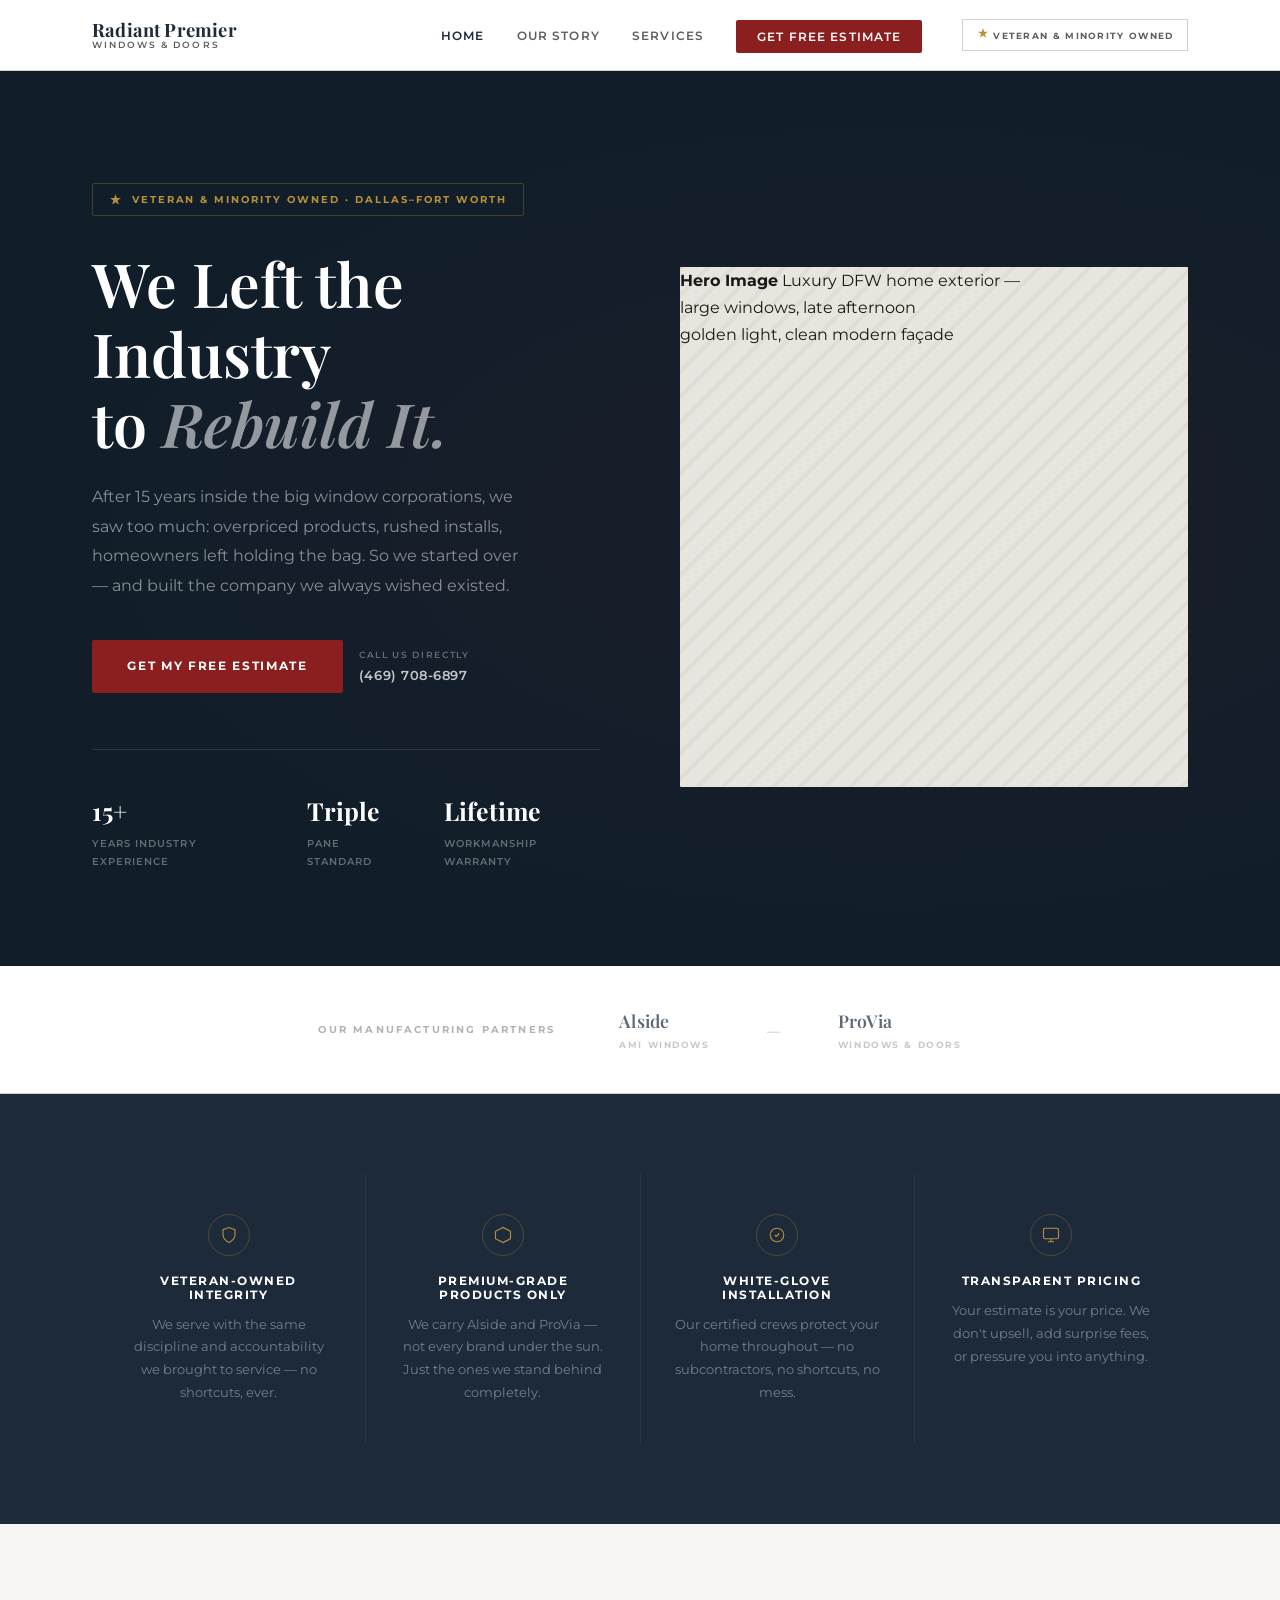
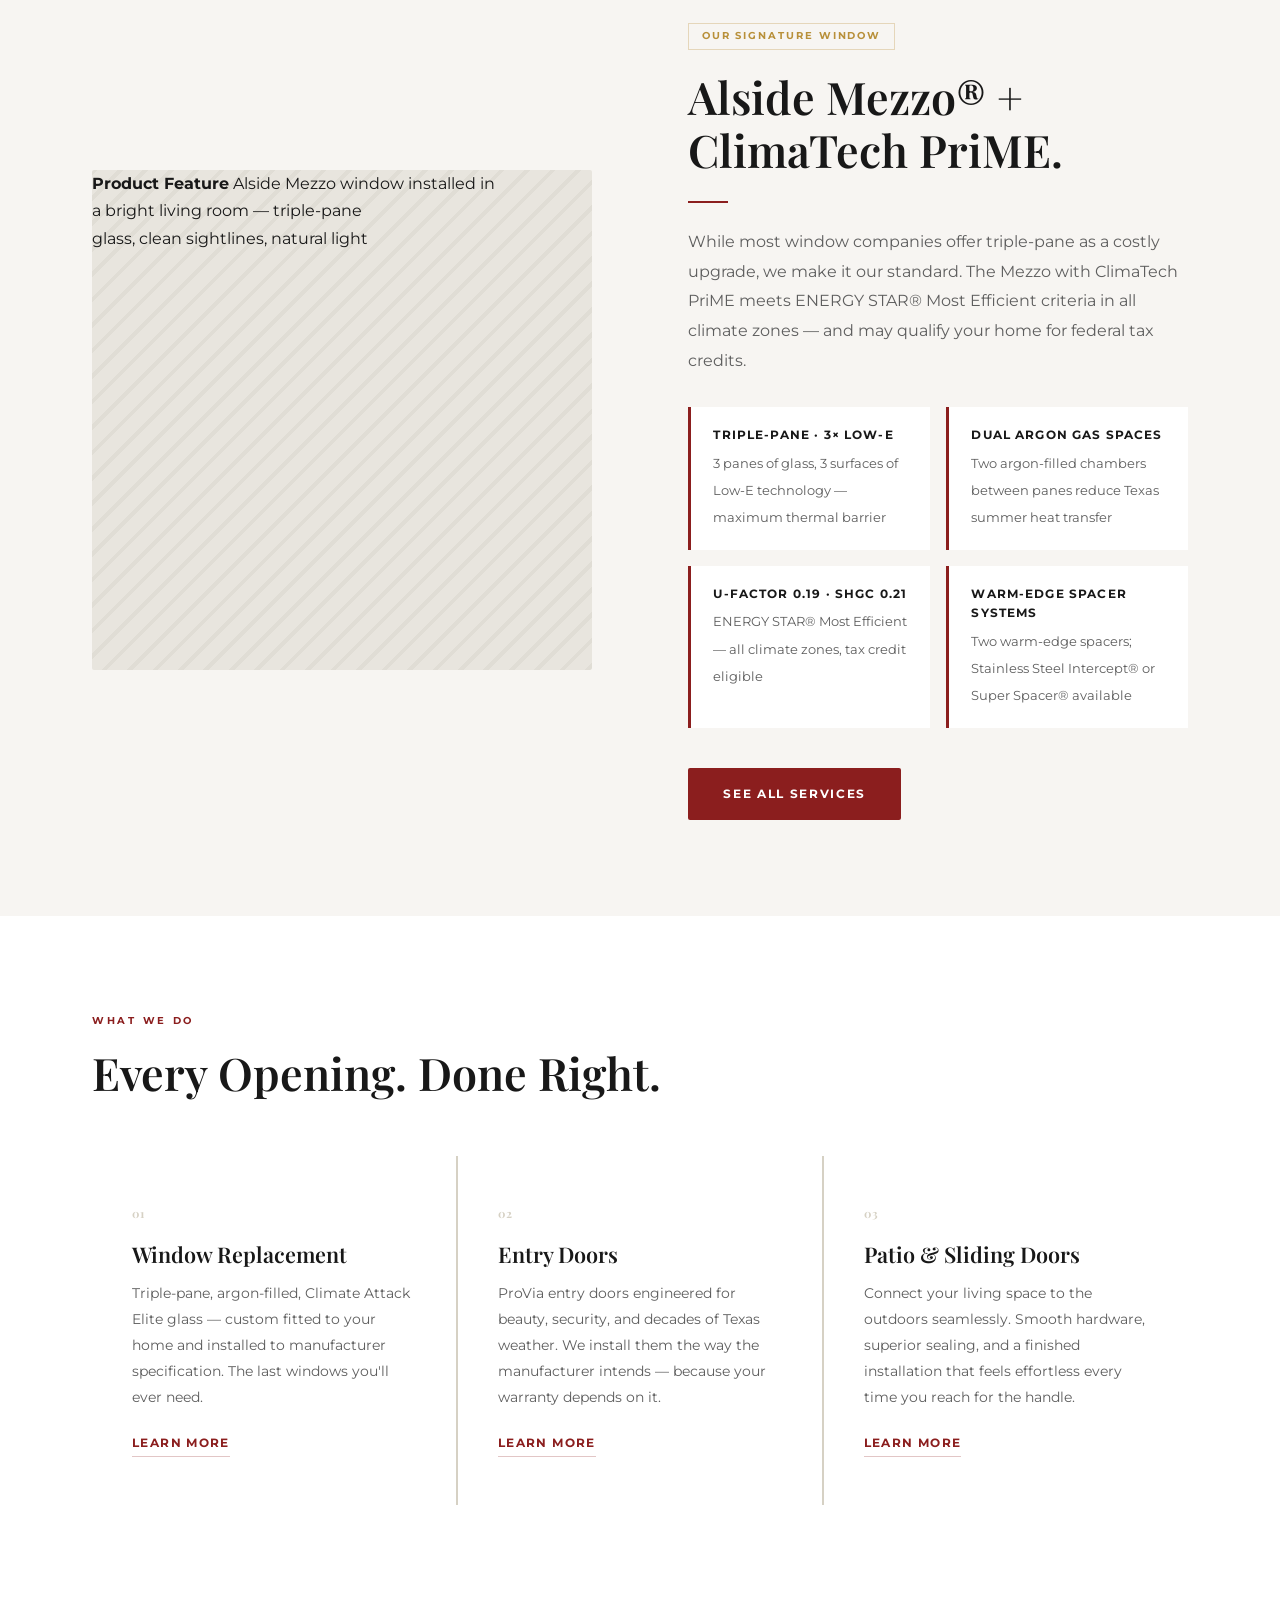
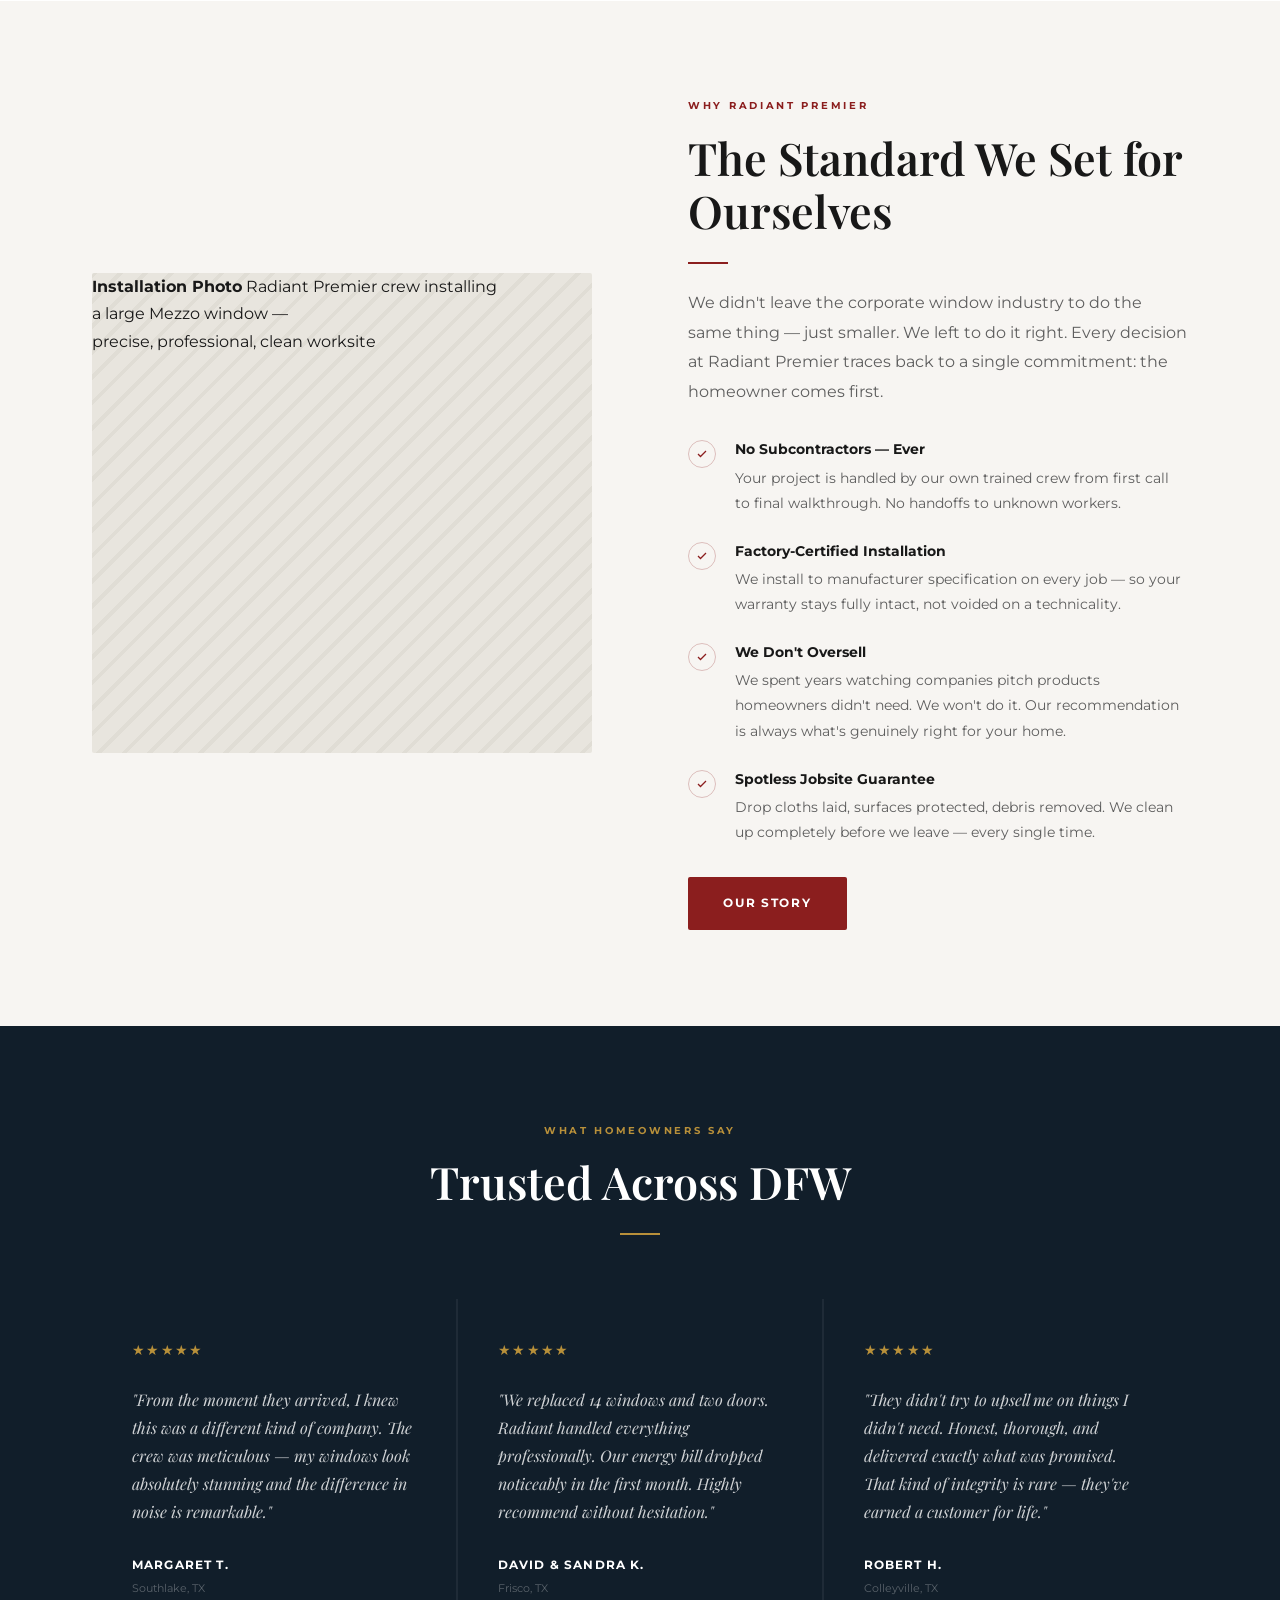
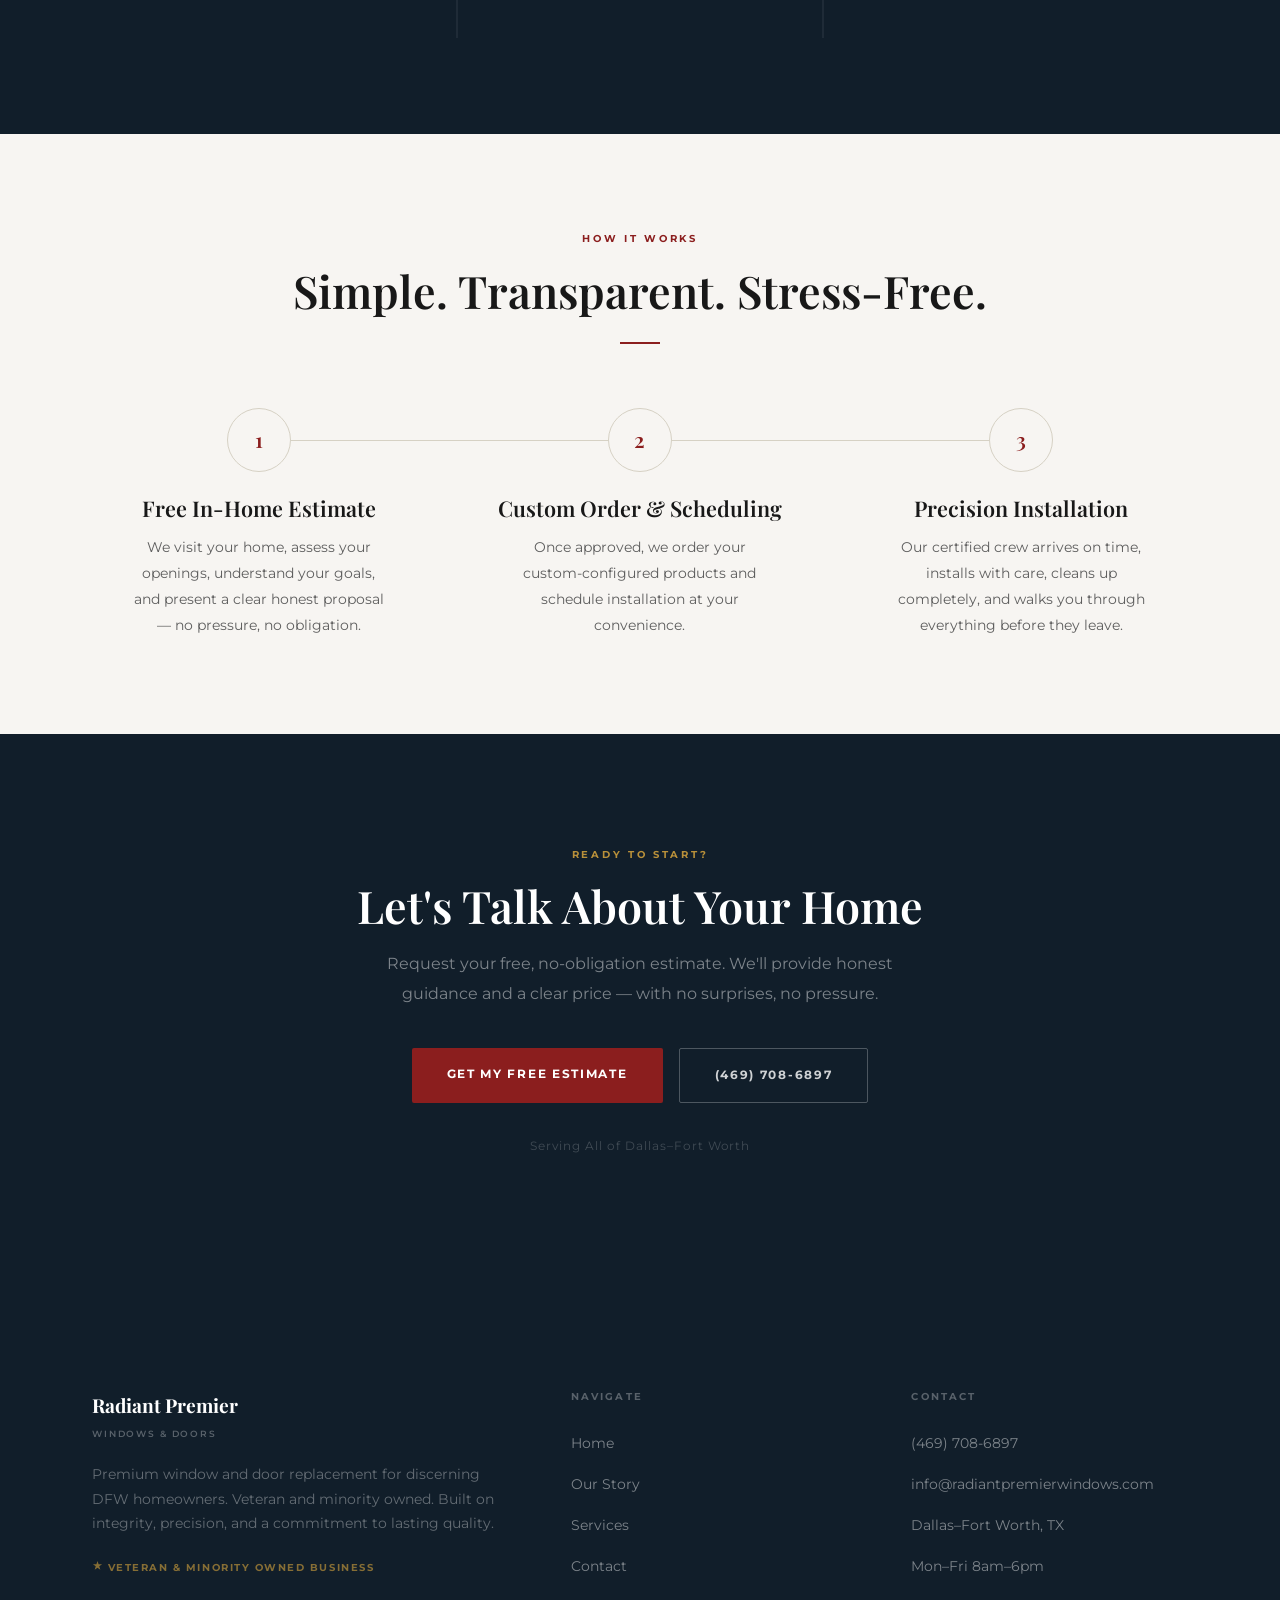
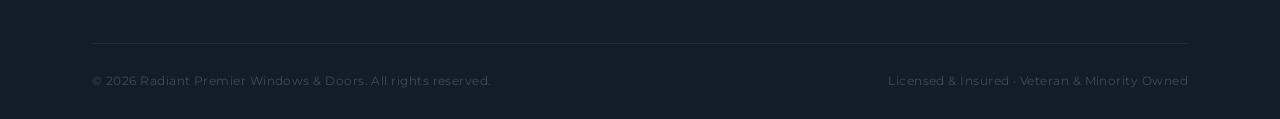
<file: index.html>
<!DOCTYPE html>
<html lang="en">
<head>
  <meta charset="UTF-8" />
  <meta name="viewport" content="width=device-width, initial-scale=1.0" />
  <title>Radiant Premier Windows &amp; Doors — Dallas–Fort Worth</title>
  <meta name="description" content="Premium window and door replacement for DFW homeowners. Veteran &amp; minority owned. Factory-certified installation, no subcontractors, lifetime warranty.">
  <link rel="preconnect" href="https://fonts.googleapis.com">
  <link rel="preconnect" href="https://fonts.gstatic.com" crossorigin>
  <link href="https://fonts.googleapis.com/css2?family=Playfair+Display:ital,wght@0,400;0,500;0,600;0,700;1,400;1,500&family=Montserrat:wght@300;400;500;600;700&display=swap" rel="stylesheet">
  <link rel="stylesheet" href="style.css">
  <style>
    /* ── HERO ── */
    .hero {
      background: var(--navy-deep);
      padding: 7rem 0 6rem;
      position: relative;
      overflow: hidden;
    }
    .hero::after {
      content: '';
      position: absolute;
      inset: 0;
      background: radial-gradient(ellipse at 70% 50%, rgba(139,30,30,0.08) 0%, transparent 65%);
      pointer-events: none;
    }
    .hero-inner {
      max-width: var(--max);
      margin: 0 auto;
      padding: 0 2rem;
      display: grid;
      grid-template-columns: 1fr 1fr;
      gap: 5rem;
      align-items: center;
      position: relative;
      z-index: 1;
    }
    .hero-badge {
      display: inline-flex;
      align-items: center;
      gap: 0.6rem;
      font-size: 0.62rem;
      font-weight: 700;
      letter-spacing: 0.2em;
      text-transform: uppercase;
      color: var(--gold);
      border: 1px solid rgba(184,144,58,0.3);
      padding: 0.45rem 1rem;
      border-radius: 2px;
      margin-bottom: 2rem;
    }
    .hero-badge svg { width: 13px; height: 13px; }
    .hero h1 {
      color: var(--white);
      margin-bottom: 1.5rem;
      font-size: clamp(2.6rem, 5vw, 3.8rem);
      line-height: 1.15;
    }
    .hero h1 em { font-style: italic; color: rgba(255,255,255,0.55); }
    .hero-sub {
      font-size: 1rem;
      color: rgba(255,255,255,0.5);
      margin-bottom: 2.5rem;
      max-width: 440px;
      line-height: 1.85;
    }
    .hero-actions { display: flex; gap: 1rem; flex-wrap: wrap; align-items: center; }
    .hero-phone {
      font-size: 0.8rem;
      font-weight: 600;
      color: rgba(255,255,255,0.75);
      text-decoration: none;
      letter-spacing: 0.04em;
      transition: color 0.2s;
    }
    .hero-phone:hover { color: var(--white); }
    .hero-phone span { display: block; font-size: 0.58rem; font-weight: 600; letter-spacing: 0.18em; text-transform: uppercase; color: rgba(255,255,255,0.35); margin-bottom: 2px; }
    .hero-stats {
      display: flex;
      gap: 2.5rem;
      margin-top: 3.5rem;
      padding-top: 2.5rem;
      border-top: 1px solid rgba(255,255,255,0.1);
    }
    .stat-item { display: flex; flex-direction: column; gap: 3px; }
    .stat-num { font-family: var(--font-serif); font-size: 1.55rem; font-weight: 700; color: var(--white); }
    .stat-label { font-size: 0.65rem; font-weight: 600; letter-spacing: 0.1em; text-transform: uppercase; color: rgba(255,255,255,0.35); }
    .hero-img { height: 520px; border-radius: 1px; }

    /* ── BRAND STRIP ── */
    .brand-strip {
      background: var(--white);
      padding: 2.5rem 0;
      border-bottom: 1px solid var(--neutral);
    }
    .brand-strip-inner {
      display: flex;
      align-items: center;
      justify-content: center;
      gap: 4rem;
      flex-wrap: wrap;
    }
    .brand-strip-label {
      font-size: 0.62rem;
      font-weight: 700;
      letter-spacing: 0.22em;
      text-transform: uppercase;
      color: rgba(0,0,0,0.3);
      white-space: nowrap;
    }
    .brand-names { display: flex; gap: 3.5rem; align-items: center; }
    .brand-name {
      font-family: var(--font-serif);
      font-size: 1.1rem;
      font-weight: 600;
      color: var(--navy);
      opacity: 0.7;
      letter-spacing: 0.01em;
    }
    .brand-name span { display: block; font-family: var(--font-sans); font-size: 0.55rem; font-weight: 700; letter-spacing: 0.18em; text-transform: uppercase; color: rgba(0,0,0,0.3); margin-top: 2px; }

    /* ── VALUE STRIP ── */
    .values { background: var(--navy); padding: 5rem 0; }
    .values-grid { display: grid; grid-template-columns: repeat(4,1fr); gap: 1px; background: rgba(255,255,255,0.06); }
    .value-item {
      background: var(--navy);
      padding: 2.5rem 2rem;
      text-align: center;
      transition: background 0.2s;
    }
    .value-item:hover { background: rgba(255,255,255,0.03); }
    .value-icon {
      width: 42px; height: 42px;
      border: 1px solid rgba(184,144,58,0.3);
      border-radius: 50%;
      display: flex; align-items: center; justify-content: center;
      margin: 0 auto 1.2rem;
    }
    .value-icon svg { width: 18px; height: 18px; stroke: var(--gold); fill: none; stroke-width: 1.5; }
    .value-item h4 {
      font-family: var(--font-sans);
      font-size: 0.72rem; font-weight: 700; letter-spacing: 0.13em; text-transform: uppercase;
      color: var(--white); margin-bottom: 0.6rem;
    }
    .value-item p { font-size: 0.82rem; color: rgba(255,255,255,0.4); line-height: 1.75; }

    /* ── MEZZO FEATURE ── */
    .mezzo { background: var(--bg); }
    .mezzo-inner { display: grid; grid-template-columns: 1fr 1fr; gap: 6rem; align-items: center; }
    .mezzo-img { height: 500px; }
    .mezzo-badge {
      display: inline-block;
      font-size: 0.6rem; font-weight: 700; letter-spacing: 0.2em; text-transform: uppercase;
      color: var(--gold);
      border: 1px solid rgba(184,144,58,0.3);
      padding: 0.3rem 0.8rem;
      margin-bottom: 1.2rem;
    }
    .mezzo h2 { margin-bottom: 0.75rem; }
    .mezzo-lead { font-size: 1rem; color: var(--text-secondary); line-height: 1.85; margin-bottom: 2rem; }
    .mezzo-specs { display: grid; grid-template-columns: 1fr 1fr; gap: 1rem; margin-bottom: 2.5rem; }
    .spec-item { background: var(--white); padding: 1.2rem 1.4rem; border-left: 3px solid var(--red); }
    .spec-item strong { display: block; font-size: 0.72rem; font-weight: 700; letter-spacing: 0.1em; text-transform: uppercase; color: var(--text); margin-bottom: 3px; }
    .spec-item span { font-size: 0.82rem; color: var(--text-secondary); }

    /* ── SERVICES ── */
    .services { background: var(--white); }
    .services-grid { display: grid; grid-template-columns: repeat(3, 1fr); gap: 1.5px; margin-top: 3.5rem; background: var(--neutral); }
    .service-card { background: var(--white); padding: 3rem 2.5rem; transition: background 0.2s; }
    .service-card:hover { background: var(--bg); }
    .service-num { font-family: var(--font-serif); font-size: 0.72rem; font-weight: 700; color: var(--neutral); letter-spacing: 0.1em; margin-bottom: 1.2rem; }
    .service-card h3 { margin-bottom: 0.75rem; }
    .service-card p { font-size: 0.88rem; line-height: 1.85; }
    .service-link { display: inline-block; margin-top: 1.5rem; font-size: 0.72rem; font-weight: 700; letter-spacing: 0.12em; text-transform: uppercase; color: var(--red); text-decoration: none; border-bottom: 1px solid rgba(139,30,30,0.25); padding-bottom: 2px; transition: border-color 0.2s; }
    .service-link:hover { border-color: var(--red); }

    /* ── WHY US ── */
    .why { background: var(--bg); }
    .why-inner { display: grid; grid-template-columns: 1fr 1fr; gap: 6rem; align-items: center; }
    .why-img { height: 480px; }
    .why-list { list-style: none; display: flex; flex-direction: column; gap: 1.5rem; margin-top: 2rem; }
    .why-list li { display: flex; gap: 1.2rem; align-items: flex-start; }
    .why-check { width: 28px; height: 28px; border: 1.5px solid rgba(139,30,30,0.25); border-radius: 50%; display: flex; align-items: center; justify-content: center; flex-shrink: 0; margin-top: 2px; }
    .why-check svg { width: 12px; height: 12px; stroke: var(--red); fill: none; stroke-width: 2.5; }
    .why-list li strong { display: block; font-size: 0.85rem; font-weight: 700; color: var(--text); margin-bottom: 4px; }
    .why-list li p { font-size: 0.85rem; }

    /* ── TESTIMONIALS ── */
    .testimonials { background: var(--navy-deep); padding: 6rem 0; }
    .testimonials .section-label { color: var(--gold); }
    .testimonials h2 { color: var(--white); }
    .testimonials .divider { background: var(--gold); }
    .testi-grid { display: grid; grid-template-columns: repeat(3,1fr); gap: 1.5px; margin-top: 4rem; background: rgba(255,255,255,0.06); }
    .testi-card { background: var(--navy-deep); padding: 2.5rem; }
    .stars { color: var(--gold); font-size: 0.85rem; letter-spacing: 0.1em; margin-bottom: 1.5rem; }
    .testi-text { font-family: var(--font-serif); font-size: 1rem; font-style: italic; color: rgba(255,255,255,0.8); line-height: 1.75; margin-bottom: 1.5rem; }
    .testi-author { font-size: 0.72rem; font-weight: 700; letter-spacing: 0.1em; text-transform: uppercase; color: var(--white); }
    .testi-location { font-size: 0.7rem; color: rgba(255,255,255,0.3); display: block; margin-top: 2px; }

    /* ── PROCESS ── */
    .process { background: var(--bg); }
    .process-grid { display: grid; grid-template-columns: repeat(3,1fr); gap: 3rem; margin-top: 4rem; position: relative; }
    .process-grid::before {
      content: '';
      position: absolute;
      top: 32px; left: calc(16.66% + 1rem); right: calc(16.66% + 1rem);
      height: 1px;
      background: var(--neutral);
    }
    .process-step { text-align: center; }
    .process-num {
      width: 64px; height: 64px;
      border: 1.5px solid var(--neutral);
      border-radius: 50%;
      display: flex; align-items: center; justify-content: center;
      margin: 0 auto 1.5rem;
      font-family: var(--font-serif);
      font-size: 1.3rem; font-weight: 600; color: var(--red);
      background: var(--bg);
      position: relative; z-index: 1;
    }
    .process-step h3 { margin-bottom: 0.75rem; }
    .process-step p { font-size: 0.88rem; max-width: 260px; margin: 0 auto; }

    /* ── FINAL CTA ── */
    .final-cta { background: var(--navy-deep); text-align: center; padding: 7rem 0; }
    .final-cta h2 { color: var(--white); margin-bottom: 1rem; }
    .final-cta > .container > p { max-width: 520px; margin: 0 auto 2.5rem; color: rgba(255,255,255,0.45); }
    .cta-actions { display: flex; justify-content: center; gap: 1rem; flex-wrap: wrap; }

    /* ── RESPONSIVE ── */
    @media (max-width: 900px) {
      .hero-inner { grid-template-columns: 1fr; gap: 3rem; }
      .hero-img { height: 300px; }
      .hero-stats { gap: 1.5rem; }
      .values-grid { grid-template-columns: repeat(2,1fr); }
      .mezzo-inner { grid-template-columns: 1fr; gap: 3rem; }
      .mezzo-img { height: 300px; }
      .services-grid { grid-template-columns: 1fr; }
      .why-inner { grid-template-columns: 1fr; gap: 3rem; }
      .why-img { height: 300px; }
      .testi-grid { grid-template-columns: 1fr; }
      .process-grid { grid-template-columns: 1fr; gap: 2rem; }
      .process-grid::before { display: none; }
      .brand-names { gap: 2rem; }
    }
    @media (max-width: 600px) {
      .values-grid { grid-template-columns: 1fr; }
      .mezzo-specs { grid-template-columns: 1fr; }
      .hero-stats { flex-direction: column; gap: 1rem; }
    }
  </style>
</head>
<body>

<!-- NAV -->
<nav>
  <div class="nav-inner">
    <a href="index.html" class="logo">
      <span class="logo-name">Radiant Premier</span>
      <span class="logo-tag">Windows &amp; Doors</span>
    </a>
    <ul class="nav-links">
      <li><a href="index.html" class="active">Home</a></li>
      <li><a href="story.html">Our Story</a></li>
      <li><a href="services.html">Services</a></li>
      <li><a href="contact.html" class="nav-cta">Get Free Estimate</a></li>
    </ul>
    <div class="vet-badge">
      <svg viewBox="0 0 24 24" fill="#B8903A" width="12" height="12"><path d="M12 2l2.4 7.4H22l-6.2 4.5 2.4 7.4L12 17l-6.2 4.3 2.4-7.4L2 9.4h7.6z"/></svg>
      Veteran &amp; Minority Owned
    </div>
    <button class="hamburger" onclick="toggleMenu()" aria-label="Menu">
      <span></span><span></span><span></span>
    </button>
  </div>
</nav>
<div class="mobile-menu" id="mobileMenu">
  <a href="index.html">Home</a>
  <a href="story.html">Our Story</a>
  <a href="services.html">Services</a>
  <a href="contact.html">Get Free Estimate</a>
</div>

<!-- HERO -->
<section class="hero">
  <div class="hero-inner">
    <div>
      <div class="hero-badge">
        <svg viewBox="0 0 24 24" fill="currentColor" width="13" height="13"><path d="M12 2l2.4 7.4H22l-6.2 4.5 2.4 7.4L12 17l-6.2 4.3 2.4-7.4L2 9.4h7.6z"/></svg>
        Veteran &amp; Minority Owned · Dallas–Fort Worth
      </div>
      <h1>We Left the Industry<br/>to <em>Rebuild It.</em></h1>
      <p class="hero-sub">After 15 years inside the big window corporations, we saw too much: overpriced products, rushed installs, homeowners left holding the bag. So we started over — and built the company we always wished existed.</p>
      <div class="hero-actions">
        <a href="contact.html" class="btn">Get My Free Estimate</a>
        <a href="tel:14697086897" class="hero-phone">
          <span>Call us directly</span>
          (469) 708-6897
        </a>
      </div>
      <div class="hero-stats">
        <div class="stat-item">
          <span class="stat-num">15+</span>
          <span class="stat-label">Years Industry Experience</span>
        </div>
        <div class="stat-item">
          <span class="stat-num">Triple</span>
          <span class="stat-label">Pane Standard</span>
        </div>
        <div class="stat-item">
          <span class="stat-num">Lifetime</span>
          <span class="stat-label">Workmanship Warranty</span>
        </div>
      </div>
    </div>
    <div class="img-ph hero-img">
      <strong>Hero Image</strong>
      Luxury DFW home exterior —<br/>large windows, late afternoon<br/>golden light, clean modern façade
    </div>
  </div>
</section>

<!-- BRAND STRIP -->
<div class="brand-strip">
  <div class="container">
    <div class="brand-strip-inner">
      <span class="brand-strip-label">Our Manufacturing Partners</span>
      <div class="brand-names">
        <div class="brand-name">Alside <span>AMI Windows</span></div>
        <div class="brand-name" style="color:var(--neutral);">—</div>
        <div class="brand-name">ProVia <span>Windows &amp; Doors</span></div>
      </div>
    </div>
  </div>
</div>

<!-- VALUE STRIP -->
<div class="values">
  <div class="container">
    <div class="values-grid">
      <div class="value-item">
        <div class="value-icon">
          <svg viewBox="0 0 24 24"><path d="M12 22s8-4 8-10V5l-8-3-8 3v7c0 6 8 10 8 10z"/></svg>
        </div>
        <h4>Veteran-Owned Integrity</h4>
        <p>We serve with the same discipline and accountability we brought to service — no shortcuts, ever.</p>
      </div>
      <div class="value-item">
        <div class="value-icon">
          <svg viewBox="0 0 24 24"><path d="M12 2L2 7v10l10 5 10-5V7L12 2z"/></svg>
        </div>
        <h4>Premium-Grade Products Only</h4>
        <p>We carry Alside and ProVia — not every brand under the sun. Just the ones we stand behind completely.</p>
      </div>
      <div class="value-item">
        <div class="value-icon">
          <svg viewBox="0 0 24 24"><circle cx="12" cy="12" r="9"/><path d="M9 12l2 2 4-4"/></svg>
        </div>
        <h4>White-Glove Installation</h4>
        <p>Our certified crews protect your home throughout — no subcontractors, no shortcuts, no mess.</p>
      </div>
      <div class="value-item">
        <div class="value-icon">
          <svg viewBox="0 0 24 24"><rect x="2" y="3" width="20" height="14" rx="2"/><path d="M8 21h8M12 17v4"/></svg>
        </div>
        <h4>Transparent Pricing</h4>
        <p>Your estimate is your price. We don't upsell, add surprise fees, or pressure you into anything.</p>
      </div>
    </div>
  </div>
</div>

<!-- MEZZO FEATURE -->
<section class="mezzo">
  <div class="container">
    <div class="mezzo-inner">
      <div class="img-ph mezzo-img">
        <strong>Product Feature</strong>
        Alside Mezzo window installed in<br/>a bright living room — triple-pane<br/>glass, clean sightlines, natural light
      </div>
      <div>
        <span class="mezzo-badge">Our Signature Window</span>
        <h2>Alside Mezzo® +<br/>ClimaTech PriME.</h2>
        <div class="divider"></div>
        <p class="mezzo-lead">While most window companies offer triple-pane as a costly upgrade, we make it our standard. The Mezzo with ClimaTech PriME meets ENERGY STAR® Most Efficient criteria in all climate zones — and may qualify your home for federal tax credits.</p>
        <div class="mezzo-specs">
          <div class="spec-item">
            <strong>Triple-Pane · 3× Low-E</strong>
            <span>3 panes of glass, 3 surfaces of Low-E technology — maximum thermal barrier</span>
          </div>
          <div class="spec-item">
            <strong>Dual Argon Gas Spaces</strong>
            <span>Two argon-filled chambers between panes reduce Texas summer heat transfer</span>
          </div>
          <div class="spec-item">
            <strong>U-Factor 0.19 · SHGC 0.21</strong>
            <span>ENERGY STAR® Most Efficient — all climate zones, tax credit eligible</span>
          </div>
          <div class="spec-item">
            <strong>Warm-Edge Spacer Systems</strong>
            <span>Two warm-edge spacers; Stainless Steel Intercept® or Super Spacer® available</span>
          </div>
        </div>
        <a href="services.html" class="btn">See All Services</a>
      </div>
    </div>
  </div>
</section>

<!-- SERVICES -->
<section class="services">
  <div class="container">
    <span class="section-label">What We Do</span>
    <h2>Every Opening. Done Right.</h2>
    <div class="services-grid">
      <div class="service-card">
        <div class="service-num">01</div>
        <h3>Window Replacement</h3>
        <p>Triple-pane, argon-filled, Climate Attack Elite glass — custom fitted to your home and installed to manufacturer specification. The last windows you'll ever need.</p>
        <a href="services.html#windows" class="service-link">Learn more</a>
      </div>
      <div class="service-card">
        <div class="service-num">02</div>
        <h3>Entry Doors</h3>
        <p>ProVia entry doors engineered for beauty, security, and decades of Texas weather. We install them the way the manufacturer intends — because your warranty depends on it.</p>
        <a href="services.html#entry-doors" class="service-link">Learn more</a>
      </div>
      <div class="service-card">
        <div class="service-num">03</div>
        <h3>Patio &amp; Sliding Doors</h3>
        <p>Connect your living space to the outdoors seamlessly. Smooth hardware, superior sealing, and a finished installation that feels effortless every time you reach for the handle.</p>
        <a href="services.html#patio-doors" class="service-link">Learn more</a>
      </div>
    </div>
  </div>
</section>

<!-- WHY US -->
<section class="why">
  <div class="container">
    <div class="why-inner">
      <div class="img-ph why-img">
        <strong>Installation Photo</strong>
        Radiant Premier crew installing<br/>a large Mezzo window —<br/>precise, professional, clean worksite
      </div>
      <div>
        <span class="section-label">Why Radiant Premier</span>
        <h2>The Standard We Set for Ourselves</h2>
        <div class="divider"></div>
        <p>We didn't leave the corporate window industry to do the same thing — just smaller. We left to do it right. Every decision at Radiant Premier traces back to a single commitment: the homeowner comes first.</p>
        <ul class="why-list">
          <li>
            <div class="why-check"><svg viewBox="0 0 24 24"><polyline points="20 6 9 17 4 12"/></svg></div>
            <div>
              <strong>No Subcontractors — Ever</strong>
              <p>Your project is handled by our own trained crew from first call to final walkthrough. No handoffs to unknown workers.</p>
            </div>
          </li>
          <li>
            <div class="why-check"><svg viewBox="0 0 24 24"><polyline points="20 6 9 17 4 12"/></svg></div>
            <div>
              <strong>Factory-Certified Installation</strong>
              <p>We install to manufacturer specification on every job — so your warranty stays fully intact, not voided on a technicality.</p>
            </div>
          </li>
          <li>
            <div class="why-check"><svg viewBox="0 0 24 24"><polyline points="20 6 9 17 4 12"/></svg></div>
            <div>
              <strong>We Don't Oversell</strong>
              <p>We spent years watching companies pitch products homeowners didn't need. We won't do it. Our recommendation is always what's genuinely right for your home.</p>
            </div>
          </li>
          <li>
            <div class="why-check"><svg viewBox="0 0 24 24"><polyline points="20 6 9 17 4 12"/></svg></div>
            <div>
              <strong>Spotless Jobsite Guarantee</strong>
              <p>Drop cloths laid, surfaces protected, debris removed. We clean up completely before we leave — every single time.</p>
            </div>
          </li>
        </ul>
        <a href="story.html" class="btn" style="margin-top:2rem;">Our Story</a>
      </div>
    </div>
  </div>
</section>

<!-- TESTIMONIALS -->
<section class="testimonials">
  <div class="container">
    <div style="text-align:center;">
      <span class="section-label">What Homeowners Say</span>
      <h2 style="color:var(--white);">Trusted Across DFW</h2>
      <div class="divider center" style="background:var(--gold);"></div>
    </div>
    <div class="testi-grid">
      <div class="testi-card">
        <div class="stars">★★★★★</div>
        <p class="testi-text">"From the moment they arrived, I knew this was a different kind of company. The crew was meticulous — my windows look absolutely stunning and the difference in noise is remarkable."</p>
        <span class="testi-author">Margaret T.</span>
        <span class="testi-location">Southlake, TX</span>
      </div>
      <div class="testi-card">
        <div class="stars">★★★★★</div>
        <p class="testi-text">"We replaced 14 windows and two doors. Radiant handled everything professionally. Our energy bill dropped noticeably in the first month. Highly recommend without hesitation."</p>
        <span class="testi-author">David &amp; Sandra K.</span>
        <span class="testi-location">Frisco, TX</span>
      </div>
      <div class="testi-card">
        <div class="stars">★★★★★</div>
        <p class="testi-text">"They didn't try to upsell me on things I didn't need. Honest, thorough, and delivered exactly what was promised. That kind of integrity is rare — they've earned a customer for life."</p>
        <span class="testi-author">Robert H.</span>
        <span class="testi-location">Colleyville, TX</span>
      </div>
    </div>
  </div>
</section>

<!-- PROCESS -->
<section class="process">
  <div class="container">
    <div style="text-align:center;">
      <span class="section-label">How It Works</span>
      <h2>Simple. Transparent. Stress-Free.</h2>
      <div class="divider center"></div>
    </div>
    <div class="process-grid">
      <div class="process-step">
        <div class="process-num">1</div>
        <h3>Free In-Home Estimate</h3>
        <p>We visit your home, assess your openings, understand your goals, and present a clear honest proposal — no pressure, no obligation.</p>
      </div>
      <div class="process-step">
        <div class="process-num">2</div>
        <h3>Custom Order &amp; Scheduling</h3>
        <p>Once approved, we order your custom-configured products and schedule installation at your convenience.</p>
      </div>
      <div class="process-step">
        <div class="process-num">3</div>
        <h3>Precision Installation</h3>
        <p>Our certified crew arrives on time, installs with care, cleans up completely, and walks you through everything before they leave.</p>
      </div>
    </div>
  </div>
</section>

<!-- FINAL CTA -->
<section class="final-cta" id="contact">
  <div class="container">
    <span class="section-label" style="color:var(--gold);">Ready to Start?</span>
    <h2>Let's Talk About Your Home</h2>
    <p>Request your free, no-obligation estimate. We'll provide honest guidance and a clear price — with no surprises, no pressure.</p>
    <div class="cta-actions">
      <a href="contact.html" class="btn">Get My Free Estimate</a>
      <a href="tel:14697086897" class="btn btn-ghost">(469) 708-6897</a>
    </div>
    <p style="margin-top:2rem; font-size:0.75rem; color:rgba(255,255,255,0.2); letter-spacing:0.08em;">Serving All of Dallas–Fort Worth</p>
  </div>
</section>

<!-- FOOTER -->
<footer>
  <div class="container">
    <div class="footer-grid">
      <div>
        <div class="footer-logo-name">Radiant Premier</div>
        <span class="footer-logo-tag">Windows &amp; Doors</span>
        <p class="footer-desc">Premium window and door replacement for discerning DFW homeowners. Veteran and minority owned. Built on integrity, precision, and a commitment to lasting quality.</p>
        <div class="footer-vet">
          <svg width="11" height="11" viewBox="0 0 24 24" fill="#B8903A"><path d="M12 2l2.4 7.4H22l-6.2 4.5 2.4 7.4L12 17l-6.2 4.3 2.4-7.4L2 9.4h7.6z"/></svg>
          Veteran &amp; Minority Owned Business
        </div>
      </div>
      <div class="footer-col">
        <h5>Navigate</h5>
        <ul>
          <li><a href="index.html">Home</a></li>
          <li><a href="story.html">Our Story</a></li>
          <li><a href="services.html">Services</a></li>
          <li><a href="contact.html">Contact</a></li>
        </ul>
      </div>
      <div class="footer-col">
        <h5>Contact</h5>
        <ul>
          <li><a href="tel:14697086897">(469) 708-6897</a></li>
          <li><a href="mailto:info@radiantpremierwindows.com">info@radiantpremierwindows.com</a></li>
          <li><span>Dallas–Fort Worth, TX</span></li>
          <li><span>Mon–Fri 8am–6pm</span></li>
        </ul>
      </div>
    </div>
    <div class="footer-bottom">
      <span>© 2026 Radiant Premier Windows &amp; Doors. All rights reserved.</span>
      <span>Licensed &amp; Insured · Veteran &amp; Minority Owned</span>
    </div>
  </div>
</footer>

<script>
function toggleMenu() {
  document.getElementById('mobileMenu').classList.toggle('open');
}
</script>

</body>
</html>
</file>
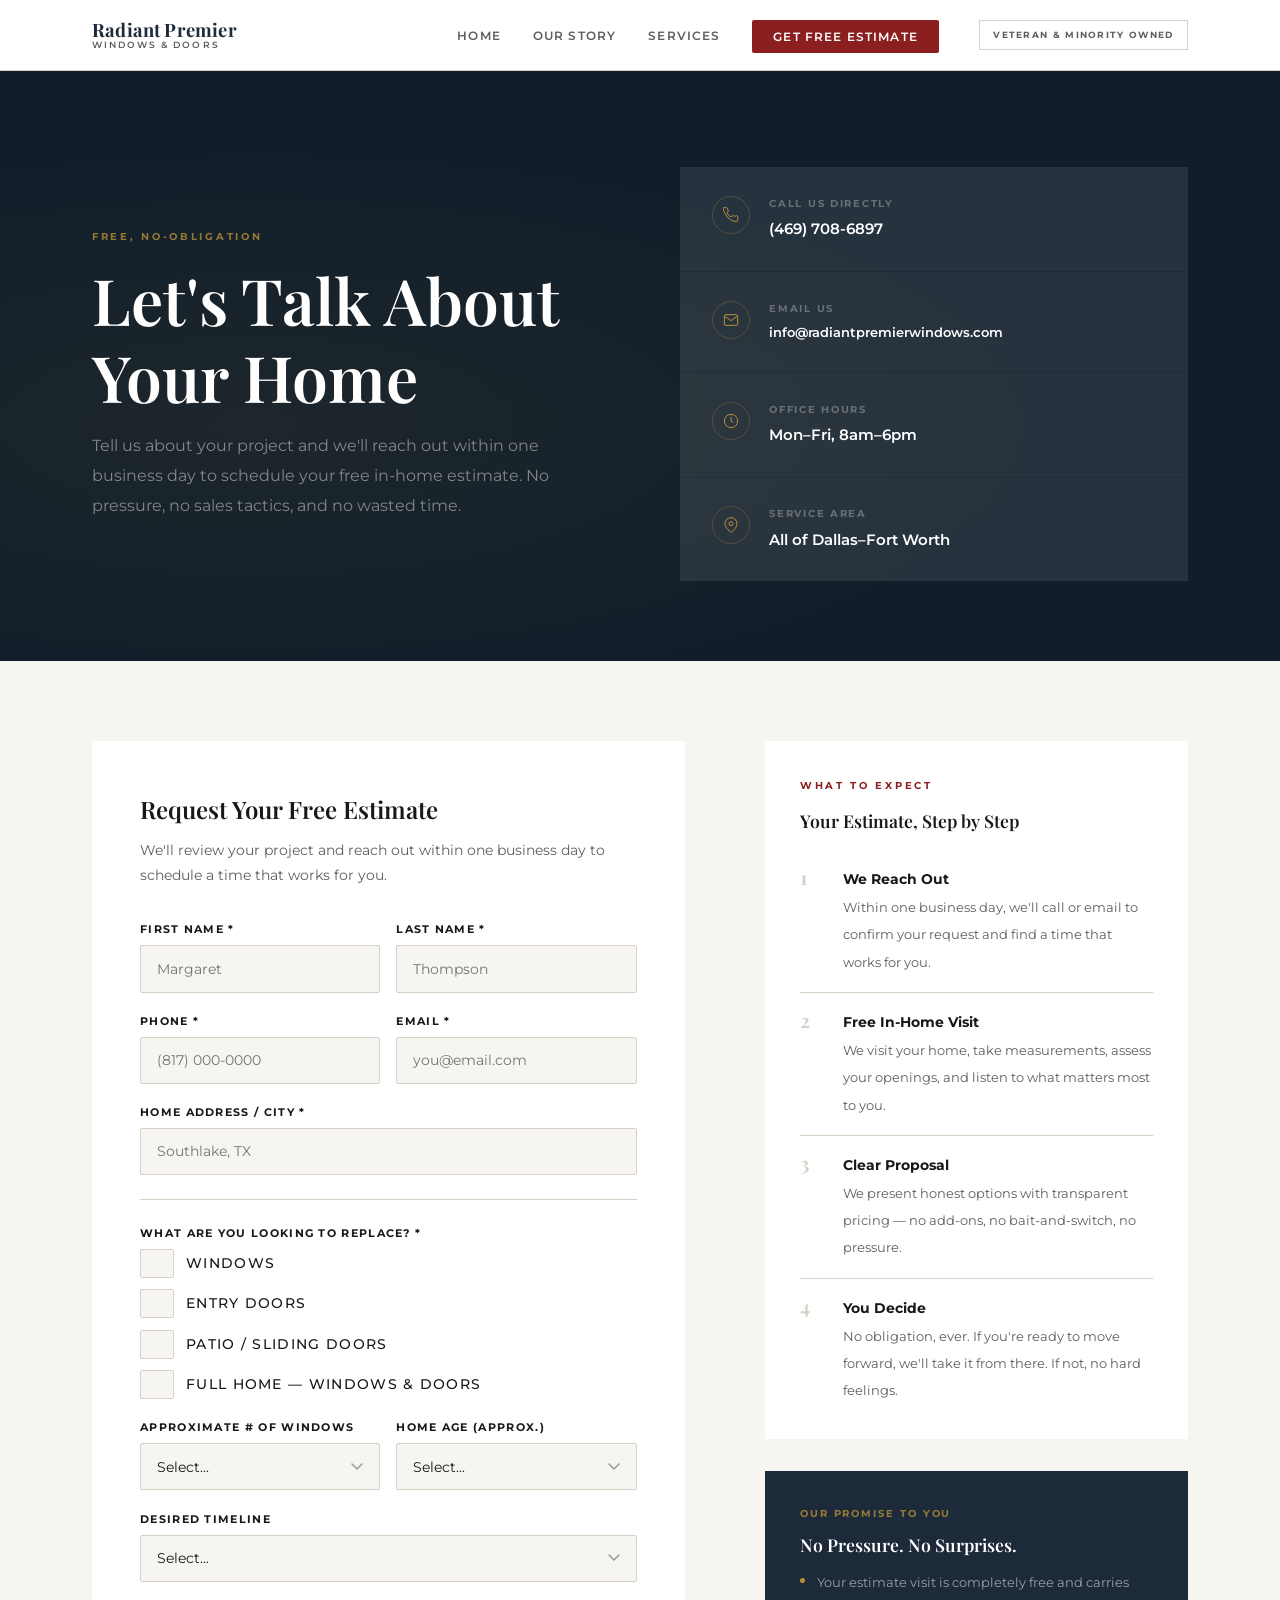
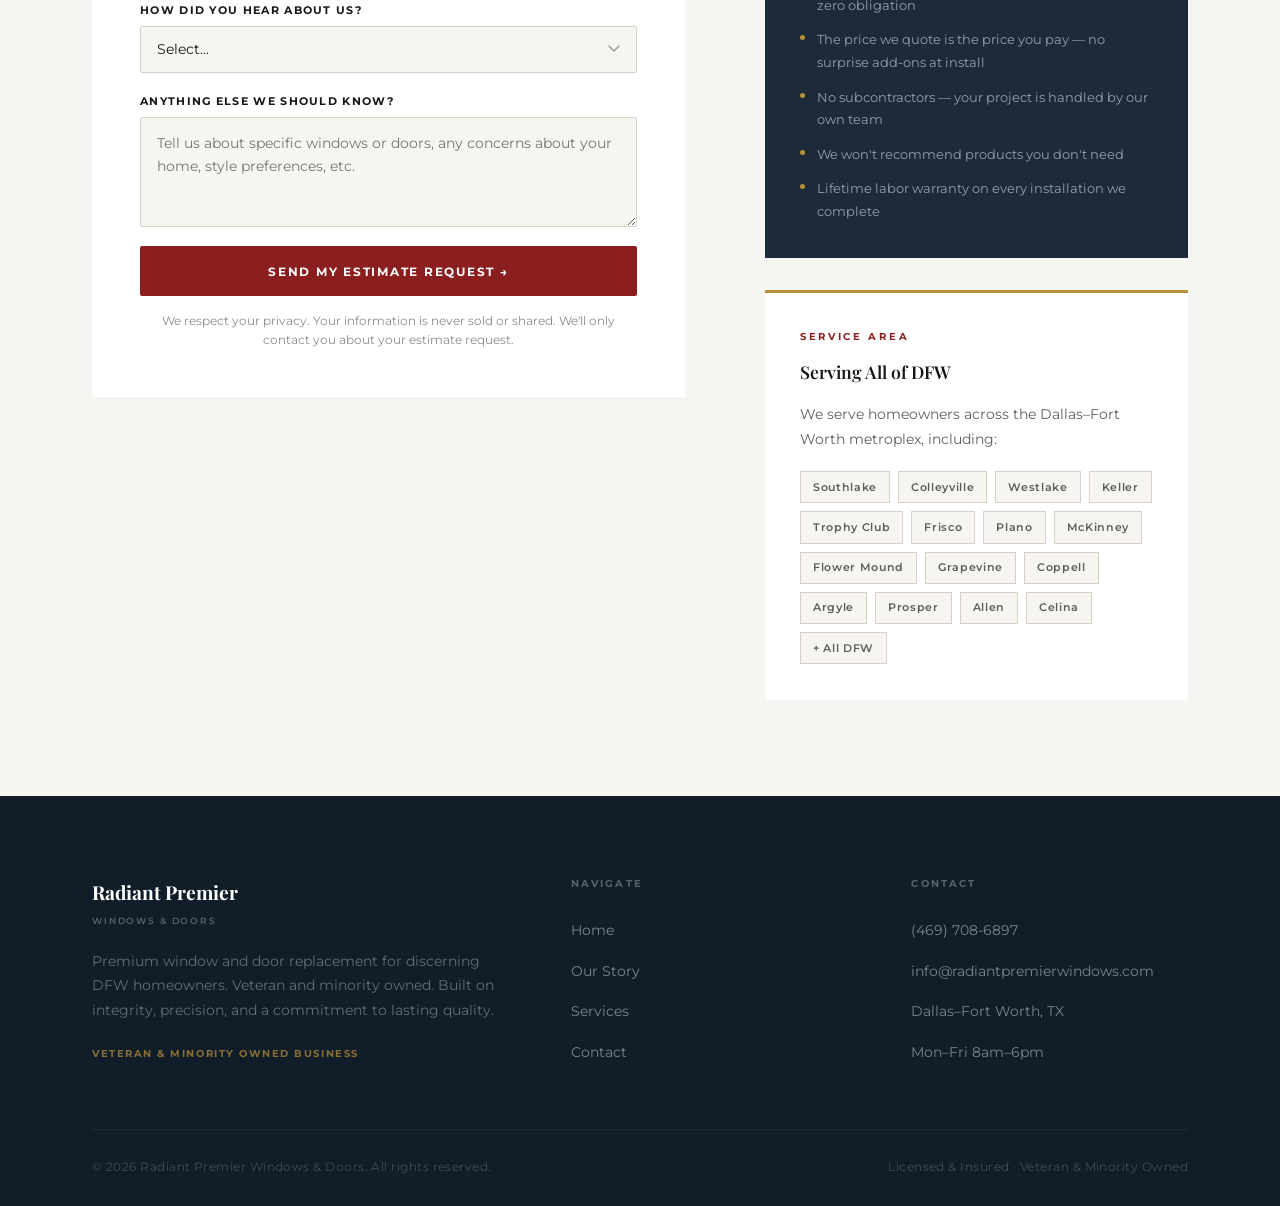
<file: contact.html>
<!DOCTYPE html>
<html lang="en">
<head>
  <meta charset="UTF-8" />
  <meta name="viewport" content="width=device-width, initial-scale=1.0" />
  <title>Get a Free Estimate — Radiant Premier Windows &amp; Doors</title>
  <meta name="description" content="Request a free estimate from Radiant Premier Windows &amp; Doors. Serving DFW homeowners with premium windows, doors, and clean professional installation." />
  <link rel="preconnect" href="https://fonts.googleapis.com">
  <link rel="preconnect" href="https://fonts.gstatic.com" crossorigin>
  <link href="https://fonts.googleapis.com/css2?family=Playfair+Display:ital,wght@0,400;0,500;0,600;0,700;1,400;1,500&family=Montserrat:wght@300;400;500;600;700&display=swap" rel="stylesheet">
  <link rel="stylesheet" href="style.css" />
  <style>
    .hero {
      background: var(--navy-deep);
      padding: 6rem 0 5rem;
      position: relative;
      overflow: hidden;
    }

    .hero::before {
      content: '';
      position: absolute;
      inset: 0;
      background: radial-gradient(ellipse at 20% 60%, rgba(184,144,58,.07) 0%, transparent 55%);
      pointer-events: none;
    }

    .hero-inner {
      max-width: var(--max);
      margin: 0 auto;
      padding: 0 2rem;
      position: relative;
      z-index: 1;
      display: grid;
      grid-template-columns: 1fr 1fr;
      gap: 5rem;
      align-items: center;
    }

    .hero h1 {
      color: var(--white);
      margin-bottom: 1rem;
    }

    .hero p {
      color: rgba(255,255,255,.45);
      font-size: 1rem;
      max-width: 460px;
    }

    .hero-contact-cards {
      display: flex;
      flex-direction: column;
      gap: 1px;
      background: rgba(255,255,255,.06);
    }

    .contact-card {
      background: rgba(255,255,255,.03);
      padding: 1.8rem 2rem;
      display: flex;
      gap: 1.2rem;
      align-items: flex-start;
      text-decoration: none;
      transition: background .2s;
    }

    .contact-card:hover {
      background: rgba(255,255,255,.07);
    }

    .contact-icon {
      width: 38px;
      height: 38px;
      border: 1px solid rgba(184,144,58,.3);
      border-radius: 50%;
      display: flex;
      align-items: center;
      justify-content: center;
      flex-shrink: 0;
    }

    .contact-icon svg {
      width: 16px;
      height: 16px;
      stroke: var(--gold);
      fill: none;
      stroke-width: 1.5;
    }

    .contact-card-label {
      font-size: .6rem;
      font-weight: 700;
      letter-spacing: .18em;
      text-transform: uppercase;
      color: rgba(255,255,255,.3);
      margin-bottom: .25rem;
      display: block;
    }

    .contact-card-val {
      font-size: .95rem;
      font-weight: 600;
      color: var(--white);
    }

    .main-layout {
      padding: 5rem 0 6rem;
    }

    .main-grid {
      display: grid;
      grid-template-columns: 1.4fr 1fr;
      gap: 5rem;
      align-items: start;
    }

    .form-wrap {
      background: var(--white);
      padding: 3rem;
    }

    .form-title {
      font-family: var(--font-serif);
      font-size: 1.5rem;
      font-weight: 600;
      color: var(--text);
      margin-bottom: .5rem;
    }

    .form-sub {
      font-size: .85rem;
      color: var(--text-secondary);
      margin-bottom: 2rem;
    }

    .form-row {
      display: grid;
      grid-template-columns: 1fr 1fr;
      gap: 1rem;
    }

    .form-group {
      display: flex;
      flex-direction: column;
      gap: .4rem;
      margin-bottom: 1.2rem;
    }

    .form-group label {
      font-size: .68rem;
      font-weight: 700;
      letter-spacing: .12em;
      text-transform: uppercase;
      color: var(--text);
    }

    .form-group input,
    .form-group select,
    .form-group textarea {
      font-family: var(--font-sans);
      font-size: .9rem;
      color: var(--text);
      background: var(--bg);
      border: 1px solid var(--neutral);
      border-radius: var(--radius);
      padding: .85rem 1rem;
      transition: border-color .2s, box-shadow .2s;
      outline: none;
      width: 100%;
      -webkit-appearance: none;
    }

    .form-group input:focus,
    .form-group select:focus,
    .form-group textarea:focus {
      border-color: var(--navy);
      box-shadow: 0 0 0 3px rgba(28,42,57,.1);
    }

    .form-group textarea {
      resize: vertical;
      min-height: 110px;
      line-height: 1.6;
    }

    .form-group select {
      cursor: pointer;
      background-image: url("data:image/svg+xml,%3Csvg xmlns='http://www.w3.org/2000/svg' width='12' height='8' viewBox='0 0 12 8'%3E%3Cpath d='M1 1l5 5 5-5' stroke='%23999' stroke-width='1.5' fill='none' stroke-linecap='round'/%3E%3C/svg%3E");
      background-repeat: no-repeat;
      background-position: right 1rem center;
      padding-right: 2.5rem;
    }

    .checkbox-group {
      display: flex;
      flex-direction: column;
      gap: .7rem;
    }

    .checkbox-item {
      display: flex;
      align-items: center;
      gap: .75rem;
      cursor: pointer;
    }

    .checkbox-item input[type="checkbox"] {
      width: 16px;
      height: 16px;
      accent-color: var(--red);
      cursor: pointer;
      flex-shrink: 0;
    }

    .checkbox-item span {
      font-size: .85rem;
      color: var(--text);
      font-weight: 500;
    }

    .form-divider {
      height: 1px;
      background: var(--neutral);
      margin: 1.5rem 0;
    }

    .btn-submit {
      display: block;
      width: 100%;
      background: var(--red);
      color: var(--white);
      font-family: var(--font-sans);
      font-size: .78rem;
      font-weight: 700;
      letter-spacing: .14em;
      text-transform: uppercase;
      padding: 1.1rem 2rem;
      border: none;
      border-radius: var(--radius);
      cursor: pointer;
      transition: background .2s, transform .15s;
      margin-top: .5rem;
    }

    .btn-submit:hover {
      background: var(--red-dark);
      transform: translateY(-1px);
    }

    .btn-submit:disabled {
      opacity: 0.7;
      cursor: not-allowed;
      transform: none;
    }

    .form-disclaimer {
      font-size: .72rem;
      color: #8b8b8b;
      text-align: center;
      margin-top: 1rem;
      line-height: 1.6;
    }

    .form-success {
      display: none;
      text-align: center;
      padding: 3rem 2rem;
    }

    .success-icon {
      width: 64px;
      height: 64px;
      background: var(--navy);
      border-radius: 50%;
      display: flex;
      align-items: center;
      justify-content: center;
      margin: 0 auto 1.5rem;
    }

    .success-icon svg {
      width: 28px;
      height: 28px;
      stroke: var(--gold);
      fill: none;
      stroke-width: 2;
    }

    .form-success h3 {
      font-size: 1.5rem;
      margin-bottom: .75rem;
    }

    .form-success p {
      max-width: 420px;
      margin: 0 auto;
    }

    .form-error-box {
      display: none;
      background: #fef2f2;
      border: 1px solid #fecaca;
      color: #991b1b;
      padding: .9rem 1.2rem;
      font-size: .82rem;
      border-radius: 2px;
      margin-bottom: 1rem;
    }

    .sidebar {
      display: flex;
      flex-direction: column;
      gap: 2rem;
    }

    .expect-card,
    .areas-card {
      background: var(--white);
      padding: 2.2rem;
    }

    .areas-card {
      border-top: 3px solid var(--gold);
    }

    .expect-card h3,
    .areas-card h3 {
      font-size: 1.1rem;
      margin-bottom: 1.2rem;
    }

    .expect-steps {
      list-style: none;
      display: flex;
      flex-direction: column;
      gap: 0;
    }

    .expect-step {
      display: flex;
      gap: 1.2rem;
      padding: 1.1rem 0;
      border-bottom: 1px solid var(--neutral);
    }

    .expect-step:last-child {
      border-bottom: none;
      padding-bottom: 0;
    }

    .step-num {
      font-family: var(--font-serif);
      font-size: 1.2rem;
      font-weight: 700;
      color: var(--neutral);
      line-height: 1;
      flex-shrink: 0;
      width: 24px;
    }

    .step-text strong {
      display: block;
      font-size: .85rem;
      font-weight: 700;
      color: var(--text);
      margin-bottom: 2px;
    }

    .step-text span {
      font-size: .8rem;
      color: var(--text-secondary);
    }

    .guarantee-card {
      background: var(--navy);
      padding: 2.2rem;
    }

    .guarantee-card h3 {
      color: var(--white);
      font-size: 1.1rem;
      margin-bottom: 1rem;
    }

    .guarantee-list {
      list-style: none;
      display: flex;
      flex-direction: column;
      gap: .75rem;
      margin-top: 1rem;
    }

    .guarantee-list li {
      display: flex;
      gap: .75rem;
      align-items: flex-start;
      font-size: .83rem;
      color: rgba(255,255,255,.55);
    }

    .guarantee-list li::before {
      content: '';
      display: block;
      width: 5px;
      height: 5px;
      background: var(--gold);
      border-radius: 50%;
      flex-shrink: 0;
      margin-top: 7px;
    }

    .areas-grid {
      display: flex;
      flex-wrap: wrap;
      gap: .5rem;
    }

    .area-tag {
      font-size: .7rem;
      font-weight: 600;
      letter-spacing: .06em;
      color: var(--text-secondary);
      background: var(--bg);
      border: 1px solid var(--neutral);
      padding: .35rem .75rem;
    }

    @media (max-width: 900px) {
      .hero-inner,
      .main-grid {
        grid-template-columns: 1fr;
        gap: 3rem;
      }

      .form-row {
        grid-template-columns: 1fr;
      }
    }
  </style>
</head>
<body>

  <nav>
    <div class="nav-inner">
      <a href="index.html" class="logo">
        <span class="logo-name">Radiant Premier</span>
        <span class="logo-tag">Windows &amp; Doors</span>
      </a>

      <ul class="nav-links">
        <li><a href="index.html">Home</a></li>
        <li><a href="story.html">Our Story</a></li>
        <li><a href="services.html">Services</a></li>
        <li><a href="contact.html" class="nav-cta active">Get Free Estimate</a></li>
      </ul>

      <div class="vet-badge">
        Veteran &amp; Minority Owned
      </div>

      <button class="hamburger" onclick="toggleMenu()" aria-label="Menu">
        <span></span><span></span><span></span>
      </button>
    </div>
  </nav>

  <div class="mobile-menu" id="mobileMenu">
    <a href="index.html">Home</a>
    <a href="story.html">Our Story</a>
    <a href="services.html">Services</a>
    <a href="contact.html">Get Free Estimate</a>
  </div>

  <section class="hero">
    <div class="hero-inner">
      <div>
        <span class="section-label" style="color: rgba(184,144,58,.8);">Free, No-Obligation</span>
        <h1>Let's Talk About Your Home</h1>
        <p>
          Tell us about your project and we'll reach out within one business day to schedule your free in-home estimate. No pressure, no sales tactics, and no wasted time.
        </p>
      </div>

      <div class="hero-contact-cards">
        <a href="tel:14697086897" class="contact-card">
          <div class="contact-icon">
            <svg viewBox="0 0 24 24"><path d="M22 16.92v3a2 2 0 01-2.18 2 19.79 19.79 0 01-8.63-3.07A19.5 19.5 0 013.07 9.81a19.79 19.79 0 01-3.07-8.68A2 2 0 012 1h3a2 2 0 012 1.72c.127.96.361 1.903.7 2.81a2 2 0 01-.45 2.11L6.09 8.91a16 16 0 006 6l1.27-1.27a2 2 0 012.11-.45c.907.339 1.85.573 2.81.7A2 2 0 0122 16.92z"/></svg>
          </div>
          <div>
            <span class="contact-card-label">Call Us Directly</span>
            <div class="contact-card-val">(469) 708-6897</div>
          </div>
        </a>

        <a href="mailto:info@radiantpremierwindows.com" class="contact-card">
          <div class="contact-icon">
            <svg viewBox="0 0 24 24"><path d="M4 4h16c1.1 0 2 .9 2 2v12c0 1.1-.9 2-2 2H4c-1.1 0-2-.9-2-2V6c0-1.1.9-2 2-2z"/><polyline points="22,6 12,13 2,6"/></svg>
          </div>
          <div>
            <span class="contact-card-label">Email Us</span>
            <div class="contact-card-val" style="font-size: .82rem;">info@radiantpremierwindows.com</div>
          </div>
        </a>

        <div class="contact-card" style="cursor: default;">
          <div class="contact-icon">
            <svg viewBox="0 0 24 24"><circle cx="12" cy="12" r="10"/><polyline points="12 6 12 12 16 14"/></svg>
          </div>
          <div>
            <span class="contact-card-label">Office Hours</span>
            <div class="contact-card-val">Mon–Fri, 8am–6pm</div>
          </div>
        </div>

        <div class="contact-card" style="cursor: default;">
          <div class="contact-icon">
            <svg viewBox="0 0 24 24"><path d="M21 10c0 7-9 13-9 13s-9-6-9-13a9 9 0 0118 0z"/><circle cx="12" cy="10" r="3"/></svg>
          </div>
          <div>
            <span class="contact-card-label">Service Area</span>
            <div class="contact-card-val">All of Dallas–Fort Worth</div>
          </div>
        </div>
      </div>
    </div>
  </section>

  <div class="main-layout">
    <div class="container">
      <div class="main-grid">

        <div class="form-wrap" id="formWrap">
          <div class="form-title">Request Your Free Estimate</div>
          <p class="form-sub">
            We'll review your project and reach out within one business day to schedule a time that works for you.
          </p>

          <form id="estimateForm" action="https://formspree.io/f/xnjlbnbq" method="POST" novalidate>
            <div class="form-row">
              <div class="form-group">
                <label for="firstName">First Name *</label>
                <input type="text" id="firstName" name="firstName" placeholder="Margaret" required>
              </div>
              <div class="form-group">
                <label for="lastName">Last Name *</label>
                <input type="text" id="lastName" name="lastName" placeholder="Thompson" required>
              </div>
            </div>

            <div class="form-row">
              <div class="form-group">
                <label for="phone">Phone *</label>
                <input type="tel" id="phone" name="phone" placeholder="(817) 000-0000" required>
              </div>
              <div class="form-group">
                <label for="email">Email *</label>
                <input type="email" id="email" name="email" placeholder="you@email.com" required>
              </div>
            </div>

            <div class="form-group">
              <label for="address">Home Address / City *</label>
              <input type="text" id="address" name="address" placeholder="Southlake, TX" required>
            </div>

            <div class="form-divider"></div>

            <div class="form-group">
              <label>What Are You Looking to Replace? *</label>
              <div class="checkbox-group">
                <label class="checkbox-item"><input type="checkbox" name="project[]" value="windows"><span>Windows</span></label>
                <label class="checkbox-item"><input type="checkbox" name="project[]" value="entry-doors"><span>Entry Doors</span></label>
                <label class="checkbox-item"><input type="checkbox" name="project[]" value="patio-doors"><span>Patio / Sliding Doors</span></label>
                <label class="checkbox-item"><input type="checkbox" name="project[]" value="full-home"><span>Full Home — Windows &amp; Doors</span></label>
              </div>
            </div>

            <div class="form-row">
              <div class="form-group">
                <label for="windowCount">Approximate # of Windows</label>
                <select id="windowCount" name="windowCount">
                  <option value="">Select...</option>
                  <option>1–5</option>
                  <option>6–10</option>
                  <option>11–15</option>
                  <option>16–20</option>
                  <option>20+</option>
                  <option>Not sure yet</option>
                </select>
              </div>
              <div class="form-group">
                <label for="homeAge">Home Age (approx.)</label>
                <select id="homeAge" name="homeAge">
                  <option value="">Select...</option>
                  <option>Less than 10 years</option>
                  <option>10–20 years</option>
                  <option>20–30 years</option>
                  <option>30+ years</option>
                </select>
              </div>
            </div>

            <div class="form-group">
              <label for="timeline">Desired Timeline</label>
              <select id="timeline" name="timeline">
                <option value="">Select...</option>
                <option>As soon as possible</option>
                <option>Within 1–3 months</option>
                <option>3–6 months</option>
                <option>Just exploring options</option>
              </select>
            </div>

            <div class="form-group">
              <label for="source">How Did You Hear About Us?</label>
              <select id="source" name="source">
                <option value="">Select...</option>
                <option>Neighbor or friend referral</option>
                <option>Google search</option>
                <option>Social media</option>
                <option>Saw work in my neighborhood</option>
                <option>Other</option>
              </select>
            </div>

            <div class="form-group">
              <label for="message">Anything Else We Should Know?</label>
              <textarea id="message" name="message" placeholder="Tell us about specific windows or doors, any concerns about your home, style preferences, etc."></textarea>
            </div>

            <input type="hidden" name="_subject" value="New Estimate Request — Radiant Premier Windows &amp; Doors">
            <input type="hidden" name="_captcha" value="false">

            <div id="formError" class="form-error-box"></div>

            <button type="submit" class="btn-submit" id="submitBtn">Send My Estimate Request →</button>
            <p class="form-disclaimer">
              We respect your privacy. Your information is never sold or shared. We'll only contact you about your estimate request.
            </p>
          </form>

          <div class="form-success" id="formSuccess">
            <div class="success-icon">
              <svg viewBox="0 0 24 24"><polyline points="20 6 9 17 4 12"/></svg>
            </div>
            <h3>Request Received</h3>
            <p style="margin-bottom: 1.5rem;">
              Thank you — we'll be in touch within one business day to schedule your free in-home estimate.
            </p>
            <p style="font-size: .82rem;">
              Questions in the meantime? Call us at
              <a href="tel:14697086897" style="color: var(--red); font-weight: 600;">(469) 708-6897</a>
            </p>
          </div>
        </div>

        <div class="sidebar">
          <div class="expect-card">
            <span class="section-label">What to Expect</span>
            <h3>Your Estimate, Step by Step</h3>
            <ul class="expect-steps">
              <li class="expect-step">
                <div class="step-num">1</div>
                <div class="step-text">
                  <strong>We Reach Out</strong>
                  <span>Within one business day, we'll call or email to confirm your request and find a time that works for you.</span>
                </div>
              </li>
              <li class="expect-step">
                <div class="step-num">2</div>
                <div class="step-text">
                  <strong>Free In-Home Visit</strong>
                  <span>We visit your home, take measurements, assess your openings, and listen to what matters most to you.</span>
                </div>
              </li>
              <li class="expect-step">
                <div class="step-num">3</div>
                <div class="step-text">
                  <strong>Clear Proposal</strong>
                  <span>We present honest options with transparent pricing — no add-ons, no bait-and-switch, no pressure.</span>
                </div>
              </li>
              <li class="expect-step">
                <div class="step-num">4</div>
                <div class="step-text">
                  <strong>You Decide</strong>
                  <span>No obligation, ever. If you're ready to move forward, we'll take it from there. If not, no hard feelings.</span>
                </div>
              </li>
            </ul>
          </div>

          <div class="guarantee-card">
            <span style="font-size: .6rem; font-weight: 700; letter-spacing: .2em; text-transform: uppercase; color: rgba(184,144,58,.8); margin-bottom: .75rem; display: block;">Our Promise to You</span>
            <h3>No Pressure. No Surprises.</h3>
            <ul class="guarantee-list">
              <li>Your estimate visit is completely free and carries zero obligation</li>
              <li>The price we quote is the price you pay — no surprise add-ons at install</li>
              <li>No subcontractors — your project is handled by our own team</li>
              <li>We won't recommend products you don't need</li>
              <li>Lifetime labor warranty on every installation we complete</li>
            </ul>
          </div>

          <div class="areas-card">
            <span class="section-label">Service Area</span>
            <h3>Serving All of DFW</h3>
            <p style="font-size: .85rem; margin-bottom: 1.2rem;">We serve homeowners across the Dallas–Fort Worth metroplex, including:</p>
            <div class="areas-grid">
              <span class="area-tag">Southlake</span>
              <span class="area-tag">Colleyville</span>
              <span class="area-tag">Westlake</span>
              <span class="area-tag">Keller</span>
              <span class="area-tag">Trophy Club</span>
              <span class="area-tag">Frisco</span>
              <span class="area-tag">Plano</span>
              <span class="area-tag">McKinney</span>
              <span class="area-tag">Flower Mound</span>
              <span class="area-tag">Grapevine</span>
              <span class="area-tag">Coppell</span>
              <span class="area-tag">Argyle</span>
              <span class="area-tag">Prosper</span>
              <span class="area-tag">Allen</span>
              <span class="area-tag">Celina</span>
              <span class="area-tag">+ All DFW</span>
            </div>
          </div>
        </div>

      </div>
    </div>
  </div>

  <footer>
    <div class="container">
      <div class="footer-grid">
        <div>
          <div class="footer-logo-name">Radiant Premier</div>
          <span class="footer-logo-tag">Windows &amp; Doors</span>
          <p class="footer-desc">Premium window and door replacement for discerning DFW homeowners. Veteran and minority owned. Built on integrity, precision, and a commitment to lasting quality.</p>
          <div class="footer-vet">Veteran &amp; Minority Owned Business</div>
        </div>

        <div class="footer-col">
          <h5>Navigate</h5>
          <ul>
            <li><a href="index.html">Home</a></li>
            <li><a href="story.html">Our Story</a></li>
            <li><a href="services.html">Services</a></li>
            <li><a href="contact.html">Contact</a></li>
          </ul>
        </div>

        <div class="footer-col">
          <h5>Contact</h5>
          <ul>
            <li><a href="tel:14697086897">(469) 708-6897</a></li>
            <li><a href="mailto:info@radiantpremierwindows.com">info@radiantpremierwindows.com</a></li>
            <li><span>Dallas–Fort Worth, TX</span></li>
            <li><span>Mon–Fri 8am–6pm</span></li>
          </ul>
        </div>
      </div>

      <div class="footer-bottom">
        <span>© 2026 Radiant Premier Windows &amp; Doors. All rights reserved.</span>
        <span>Licensed &amp; Insured · Veteran &amp; Minority Owned</span>
      </div>
    </div>
  </footer>

  <script>
    function toggleMenu() {
      document.getElementById('mobileMenu').classList.toggle('open');
    }

    const form = document.getElementById('estimateForm');
    const formSuccess = document.getElementById('formSuccess');
    const formError = document.getElementById('formError');
    const submitBtn = document.getElementById('submitBtn');

    function showError(message) {
      formError.textContent = message;
      formError.style.display = 'block';
      formError.scrollIntoView({ behavior: 'smooth', block: 'center' });
    }

    form.addEventListener('submit', async function(e) {
      e.preventDefault();
      formError.style.display = 'none';

      const firstName = document.getElementById('firstName').value.trim();
      const lastName = document.getElementById('lastName').value.trim();
      const phone = document.getElementById('phone').value.trim();
      const email = document.getElementById('email').value.trim();
      const address = document.getElementById('address').value.trim();
      const projects = [...document.querySelectorAll('input[name="project[]"]:checked')];

      if (!firstName || !lastName) {
        showError('Please enter your full name.');
        return;
      }

      if (!phone) {
        showError('Please enter your phone number.');
        return;
      }

      if (!email || !email.includes('@')) {
        showError('Please enter a valid email address.');
        return;
      }

      if (!address) {
        showError('Please enter your city or address so we can confirm your service area.');
        return;
      }

      if (projects.length === 0) {
        showError('Please select at least one project type.');
        return;
      }

      submitBtn.disabled = true;
      submitBtn.textContent = 'Sending...';

      try {
        const formData = new FormData(form);

        const response = await fetch(form.action, {
          method: 'POST',
          body: formData,
          headers: {
            'Accept': 'application/json'
          }
        });

        if (response.ok) {
          form.style.display = 'none';
          formSuccess.style.display = 'block';
          formSuccess.scrollIntoView({ behavior: 'smooth', block: 'start' });
        } else {
          showError('Something went wrong while sending your request. Please try again.');
          submitBtn.disabled = false;
          submitBtn.textContent = 'Send My Estimate Request →';
        }
      } catch (error) {
        showError('Something went wrong while sending your request. Please check your connection and try again.');
        submitBtn.disabled = false;
        submitBtn.textContent = 'Send My Estimate Request →';
      }
    });
  </script>
</body>
</html>
</file>
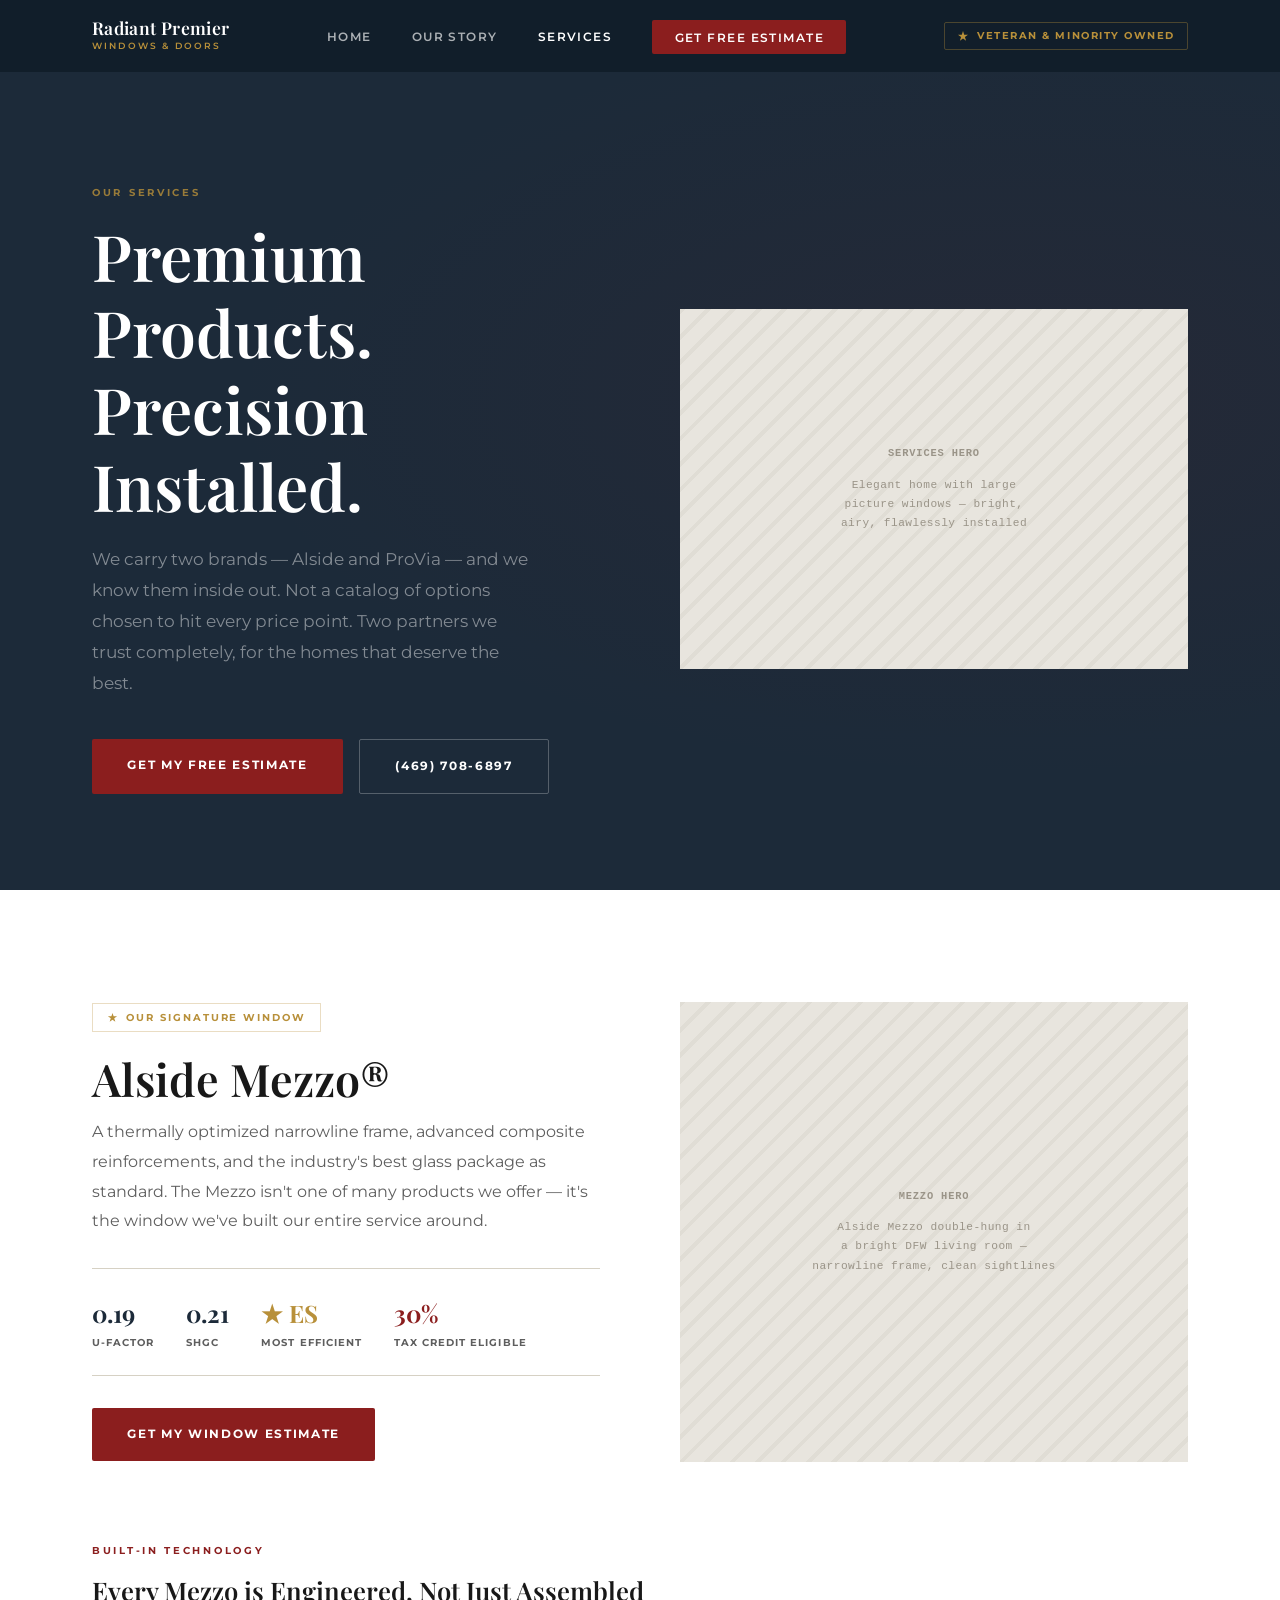
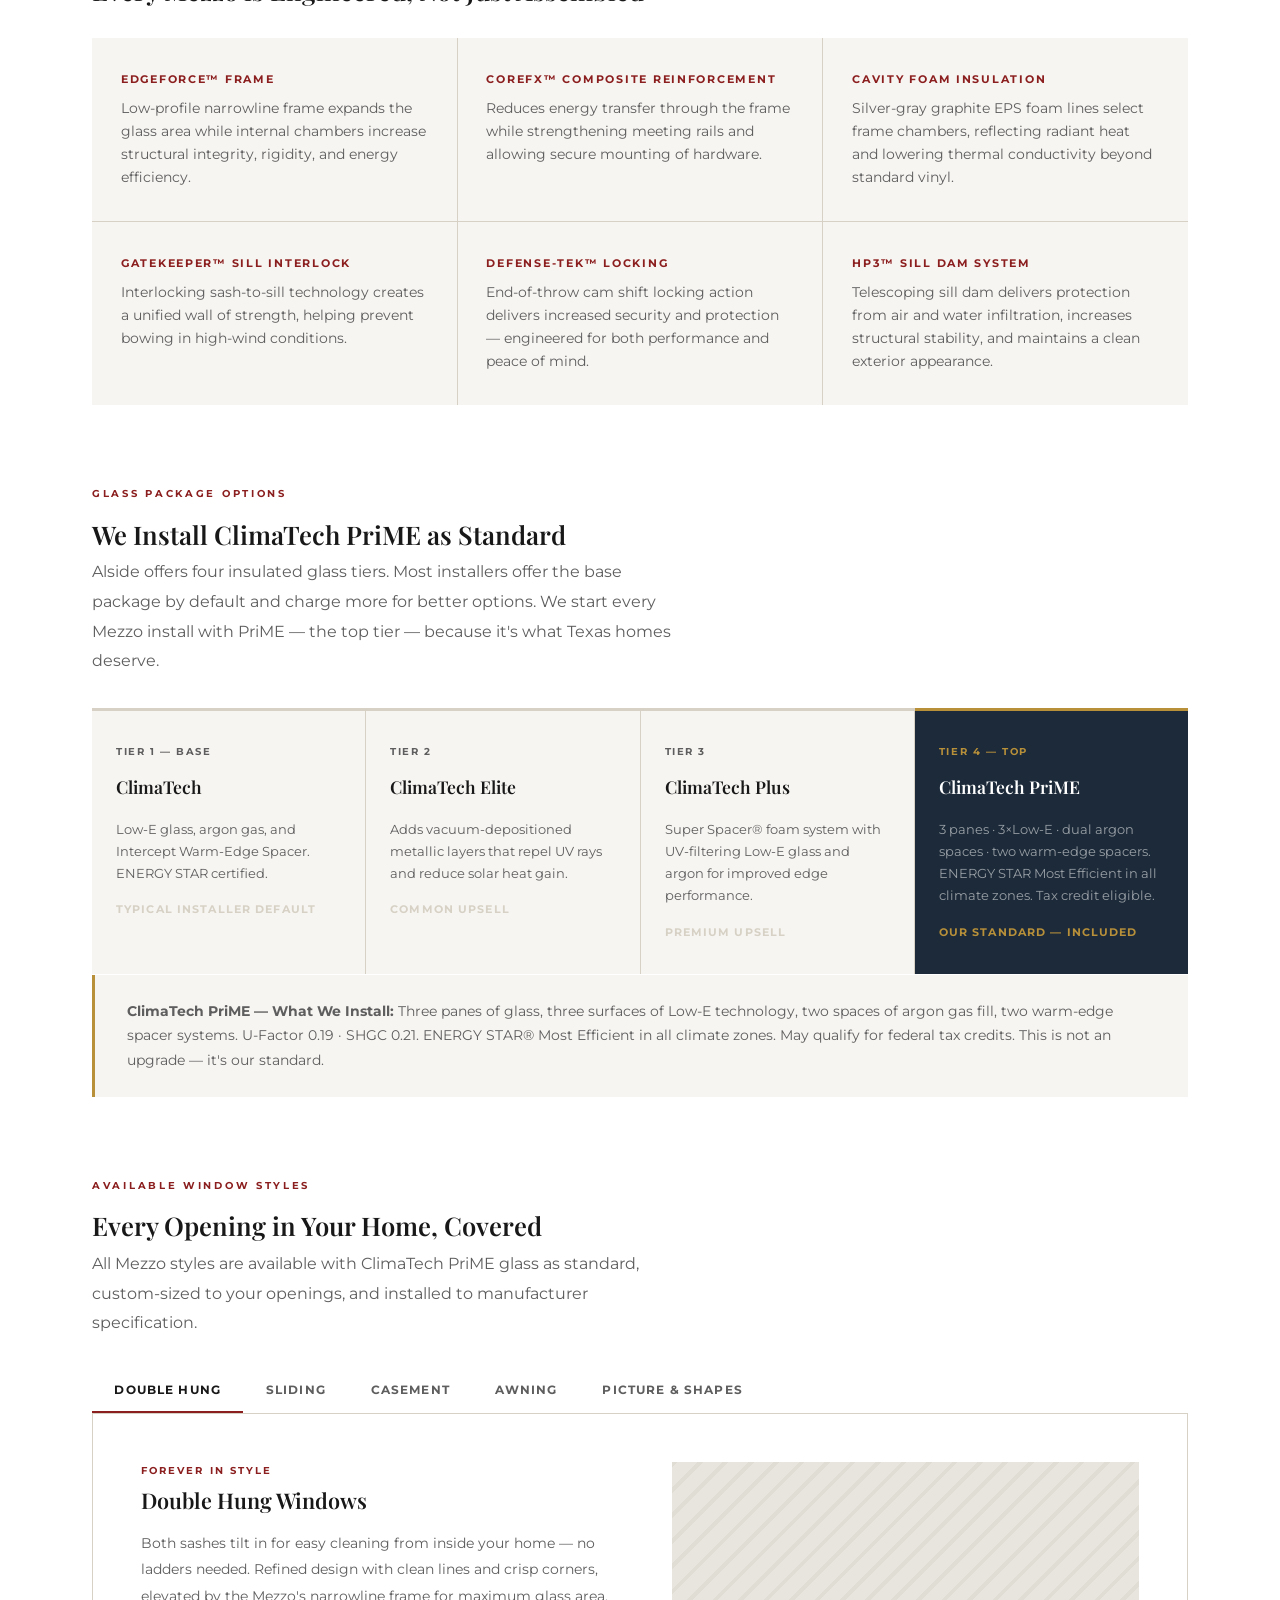
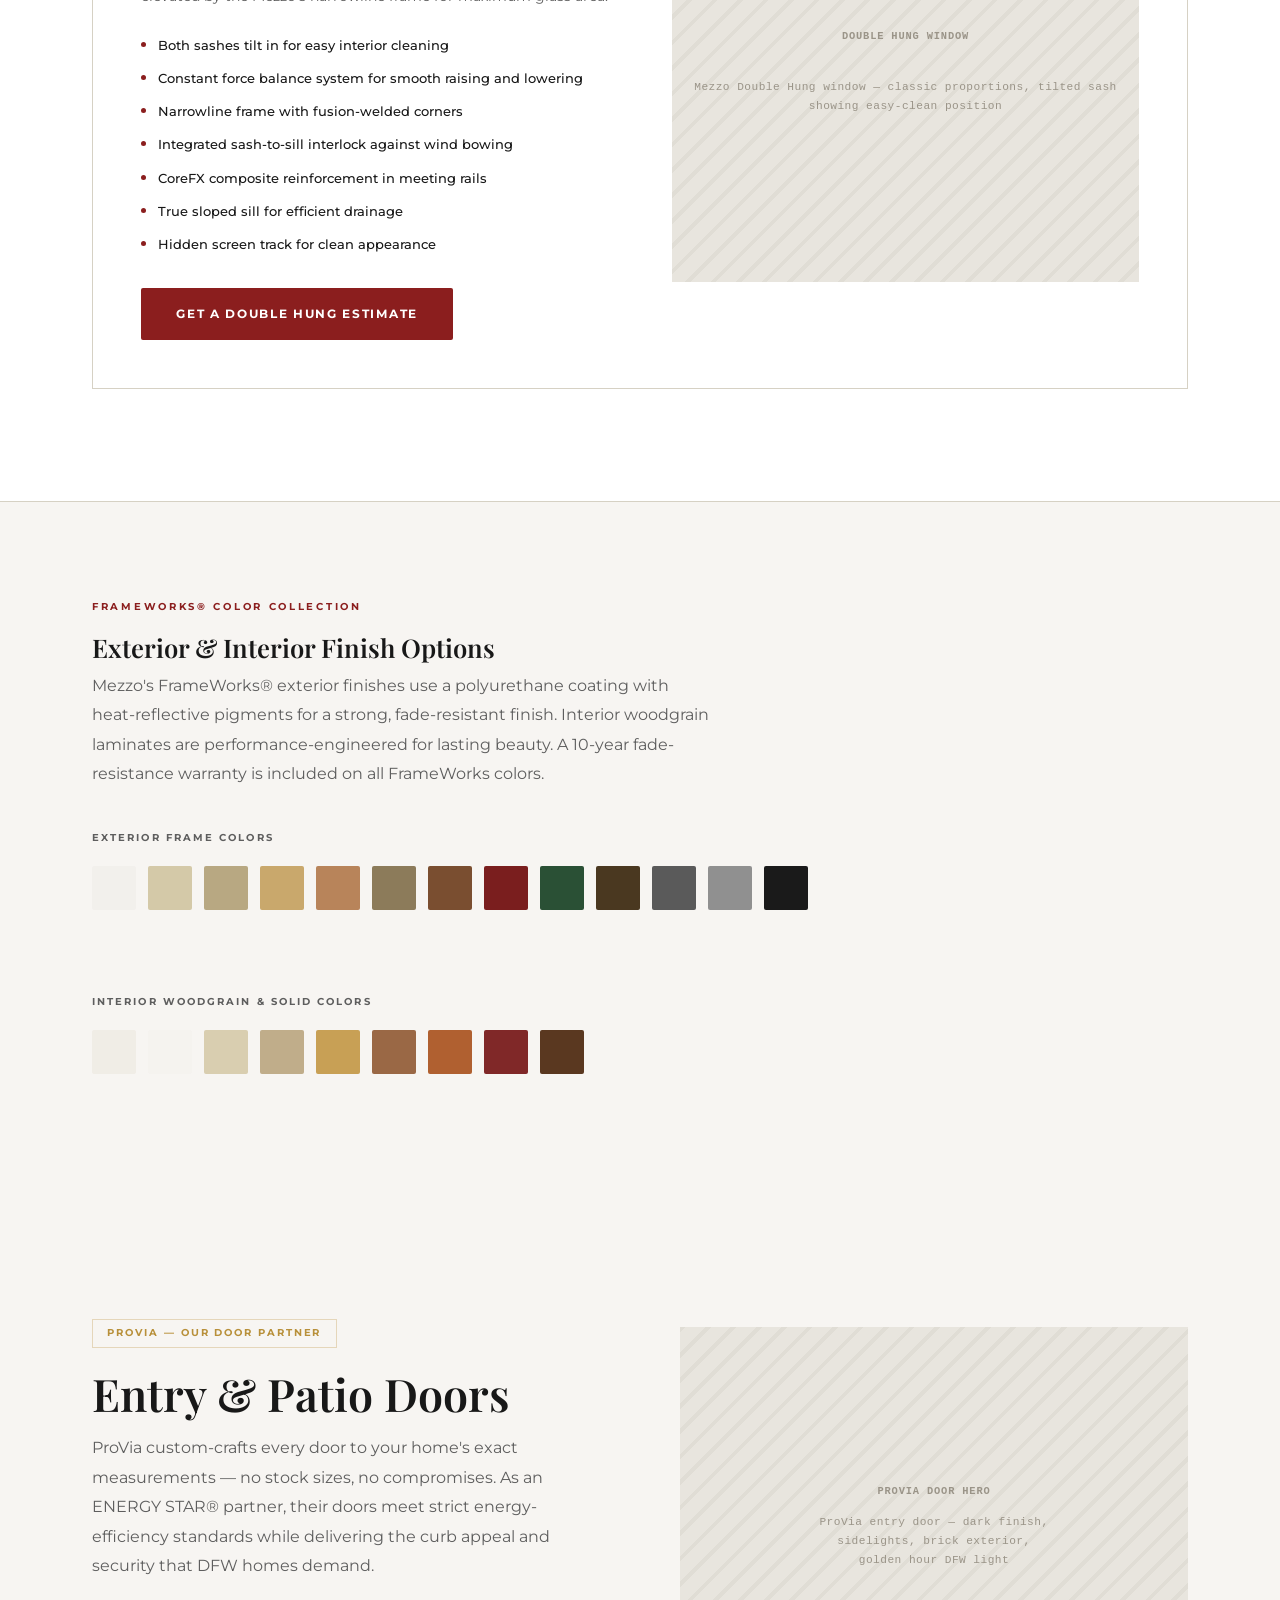
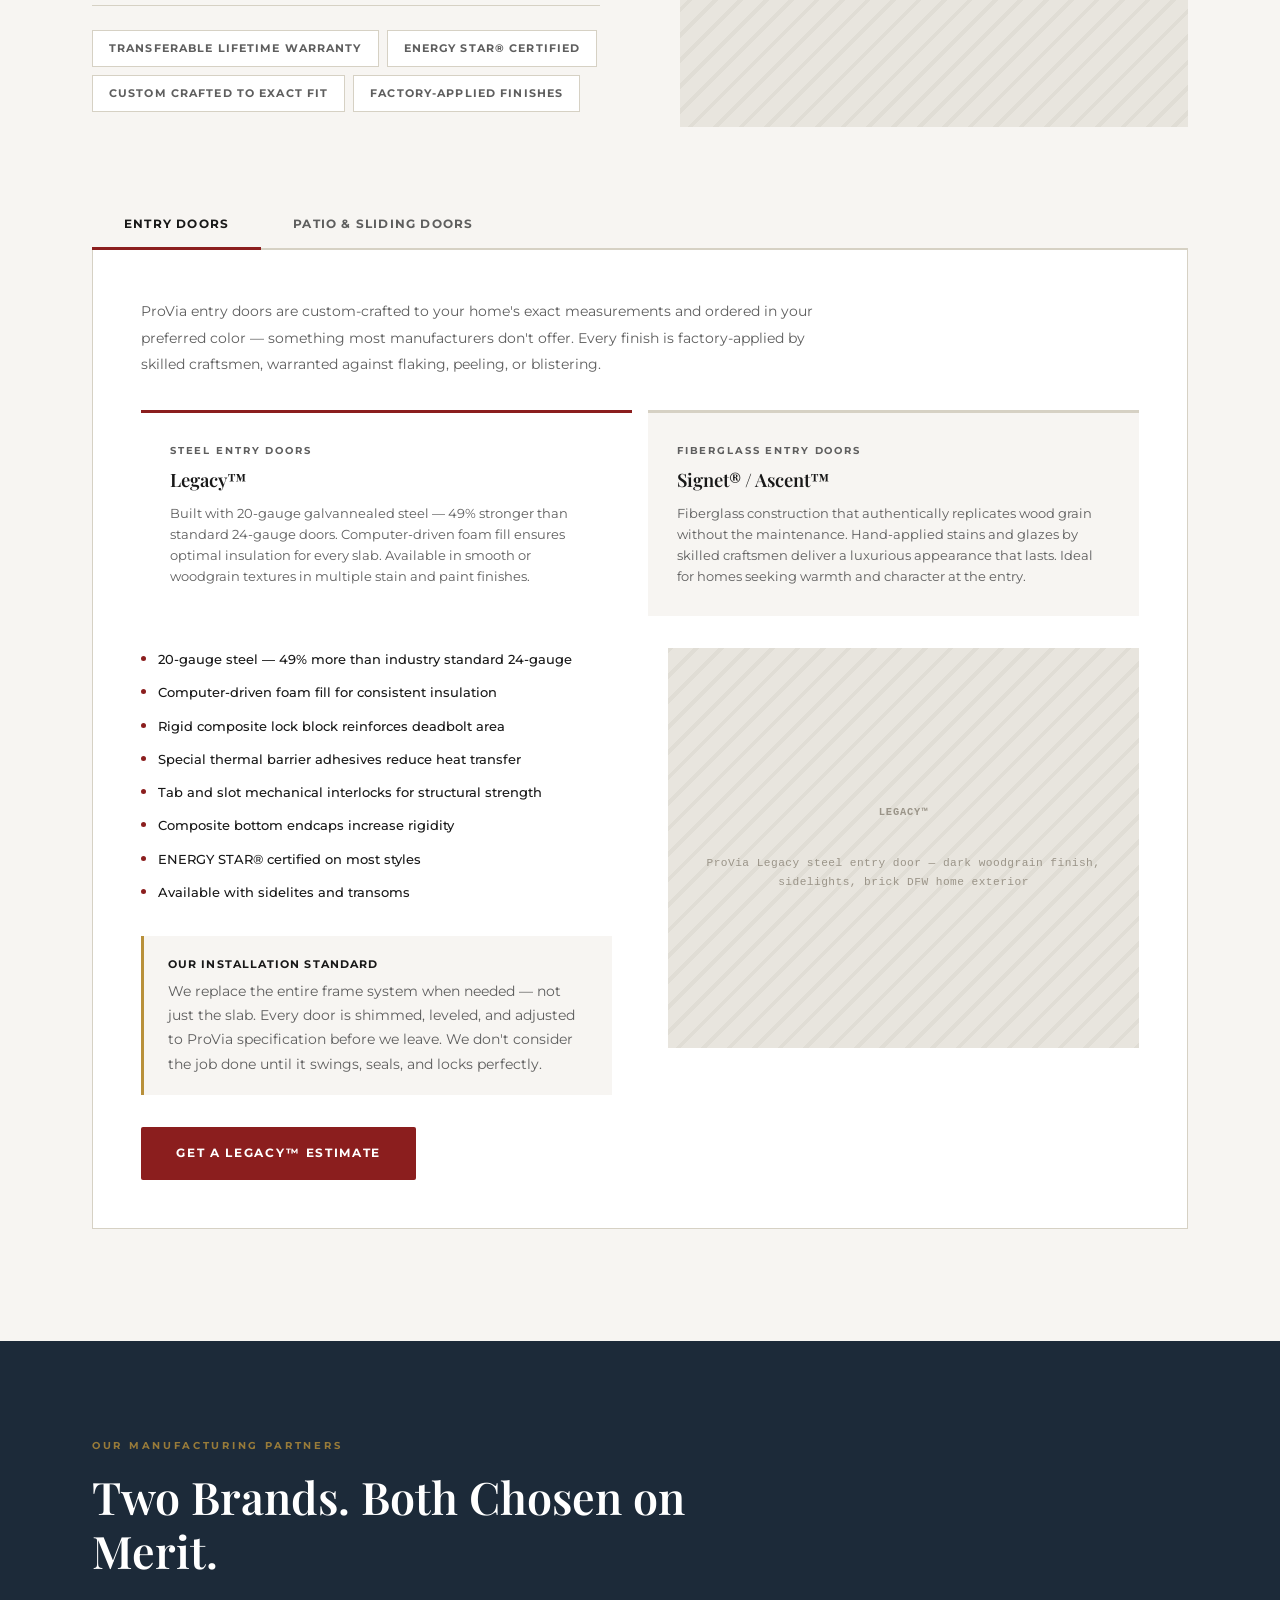
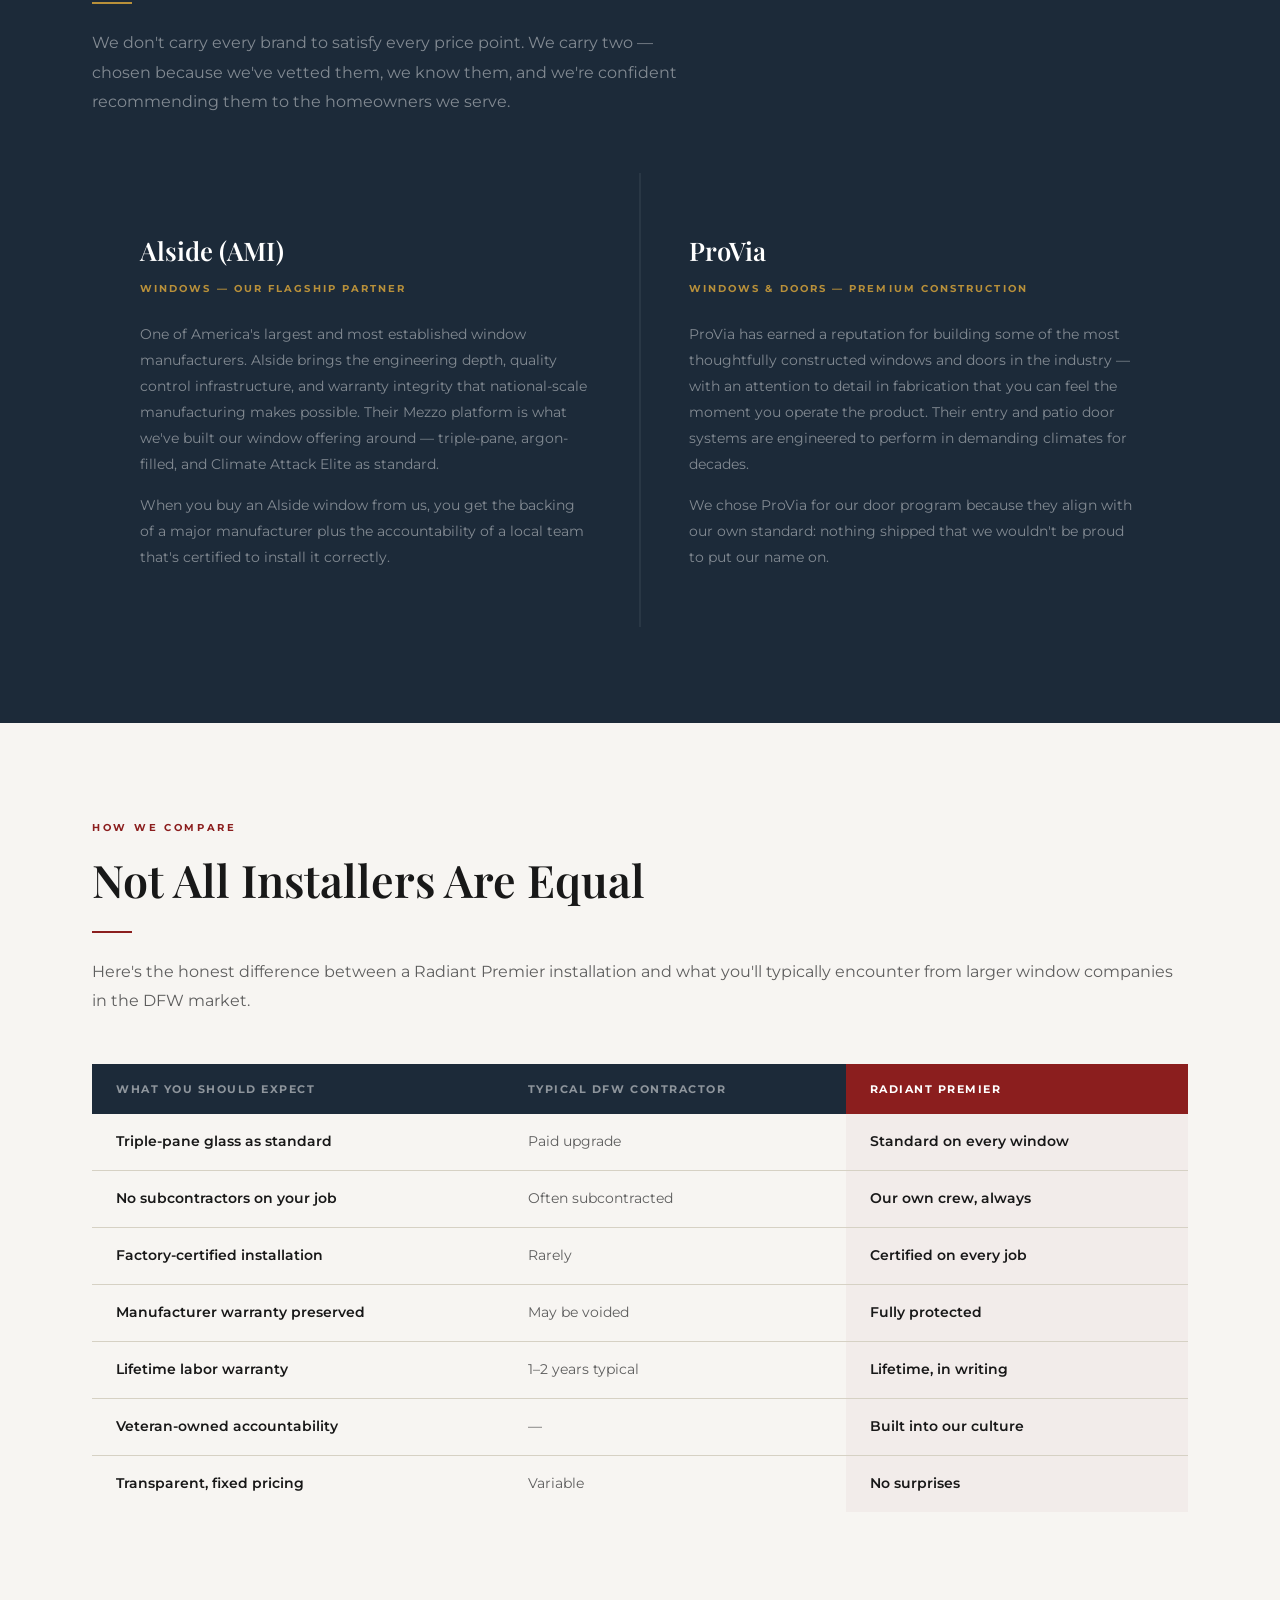
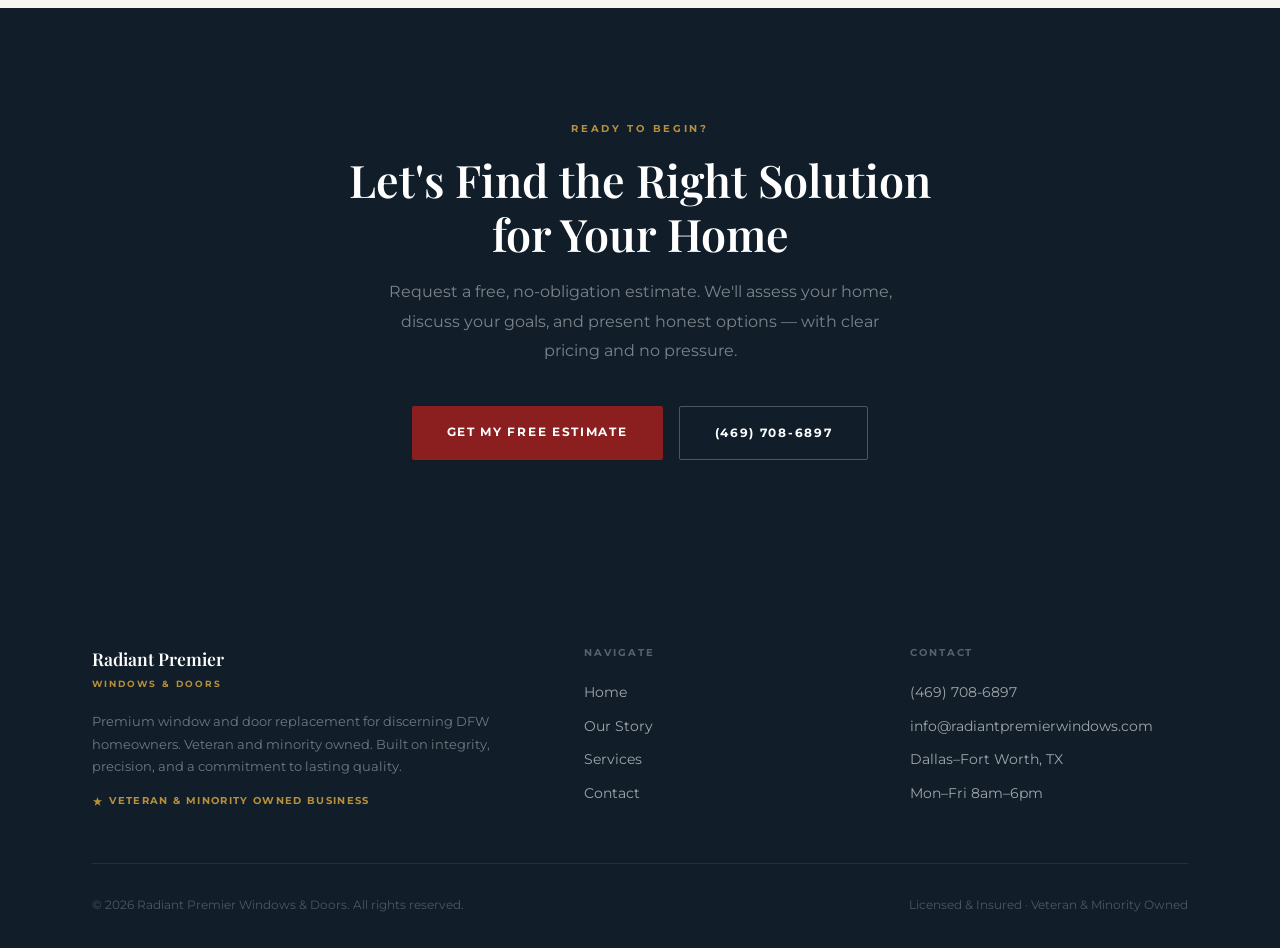
<file: services.html>
<!DOCTYPE html>
<html lang="en">
<head>
  <meta charset="UTF-8" />
  <meta name="viewport" content="width=device-width, initial-scale=1.0" />
  <title>Services — Radiant Premier Windows & Doors</title>
  <link rel="preconnect" href="https://fonts.googleapis.com">
  <link href="https://fonts.googleapis.com/css2?family=Playfair+Display:ital,wght@0,400;0,500;0,600;0,700;1,400;1,500&family=Montserrat:wght@300;400;500;600;700&display=swap" rel="stylesheet">
  <style>
    *, *::before, *::after { box-sizing: border-box; margin: 0; padding: 0; }
    :root {
      --bg: #F7F5F2;
      --white: #FFFFFF;
      --text: #181818;
      --text-secondary: #5E5E5E;
      --red: #8B1E1E;
      --red-dark: #6e1818;
      --navy: #1C2A39;
      --navy-deep: #111E2A;
      --neutral: #D6D1C4;
      --gold: #B8903A;
      --font-serif: 'Playfair Display', Georgia, serif;
      --font-sans: 'Montserrat', Helvetica, sans-serif;
      --max: 1160px;
      --radius: 2px;
    }
    html { scroll-behavior: smooth; }
    body { font-family: var(--font-sans); background: var(--bg); color: var(--text); font-size: 16px; line-height: 1.7; -webkit-font-smoothing: antialiased; }

    nav { background: var(--navy-deep); position: sticky; top: 0; z-index: 100; }
    .nav-inner { max-width: var(--max); margin: 0 auto; padding: 0 2rem; height: 72px; display: flex; align-items: center; justify-content: space-between; }
    .logo { display: flex; flex-direction: column; gap: 1px; text-decoration: none; }
    .logo-name { font-family: var(--font-serif); font-size: 1.1rem; font-weight: 600; color: var(--white); letter-spacing: 0.02em; line-height: 1; }
    .logo-tag { font-size: 0.56rem; font-weight: 600; letter-spacing: 0.24em; text-transform: uppercase; color: var(--gold); }
    .nav-links { display: flex; gap: 2.5rem; list-style: none; align-items: center; }
    .nav-links a { text-decoration: none; font-size: 0.75rem; font-weight: 600; letter-spacing: 0.12em; text-transform: uppercase; color: rgba(255,255,255,0.65); transition: color 0.2s; }
    .nav-links a:hover, .nav-links a.active { color: var(--white); }
    .nav-cta { background: var(--red) !important; color: var(--white) !important; padding: 0.6rem 1.4rem; border-radius: var(--radius); }
    .nav-cta:hover { background: var(--red-dark) !important; }
    .vet-badge { display: flex; align-items: center; gap: 0.5rem; font-size: 0.6rem; font-weight: 700; letter-spacing: 0.16em; text-transform: uppercase; color: var(--gold); border: 1px solid rgba(184,144,58,0.35); padding: 0.3rem 0.75rem; border-radius: 2px; }
    .hamburger { display: none; flex-direction: column; gap: 5px; cursor: pointer; background: none; border: none; padding: 4px; }
    .hamburger span { display: block; width: 22px; height: 2px; background: var(--white); transition: all 0.3s; }
    .mobile-menu { display: none; position: fixed; inset: 72px 0 0 0; background: var(--navy-deep); padding: 2rem; z-index: 99; flex-direction: column; gap: 1.5rem; }
    .mobile-menu a { font-size: 1.1rem; font-family: var(--font-serif); color: rgba(255,255,255,0.8); text-decoration: none; border-bottom: 1px solid rgba(255,255,255,0.08); padding-bottom: 1rem; }
    .mobile-menu.open { display: flex; }

    .btn { display: inline-block; background: var(--red); color: var(--white); font-family: var(--font-sans); font-size: 0.75rem; font-weight: 700; letter-spacing: 0.14em; text-transform: uppercase; padding: 1rem 2.2rem; border: none; border-radius: var(--radius); cursor: pointer; text-decoration: none; transition: background 0.2s, transform 0.15s; }
    .btn:hover { background: var(--red-dark); transform: translateY(-1px); }
    .btn-outline { background: transparent; color: var(--white); border: 1px solid rgba(255,255,255,0.25); }
    .btn-outline:hover { background: rgba(255,255,255,0.06); }

    .container { max-width: var(--max); margin: 0 auto; padding: 0 2rem; }
    section { padding: 6rem 0; }
    .section-label { font-size: 0.65rem; font-weight: 700; letter-spacing: 0.26em; text-transform: uppercase; color: var(--red); margin-bottom: 1rem; display: block; }
    h1, h2, h3, h4 { font-family: var(--font-serif); font-weight: 600; line-height: 1.2; color: var(--text); }
    h1 { font-size: clamp(2.6rem, 5.5vw, 4rem); }
    h2 { font-size: clamp(2rem, 4vw, 2.8rem); }
    h3 { font-size: 1.35rem; }
    p { color: var(--text-secondary); line-height: 1.85; }
    .divider { width: 40px; height: 2px; background: var(--red); margin: 1.5rem 0; }
    .divider.center { margin: 1.5rem auto; }

    .img-ph {
      background: repeating-linear-gradient(135deg, #e0ddd5 0, #e0ddd5 4px, #e8e5de 4px, #e8e5de 18px);
      display: flex; align-items: center; justify-content: center;
      flex-direction: column; gap: 0.5rem;
      color: #9a9488; font-family: monospace; font-size: 0.7rem; letter-spacing: 0.04em; text-align: center; padding: 1rem;
    }
    .img-ph strong { font-size: 0.65rem; text-transform: uppercase; letter-spacing: 0.08em; display: block; margin-bottom: 0.3rem; }

    footer { background: var(--navy-deep); color: rgba(255,255,255,0.6); padding: 4.5rem 0 2rem; font-size: 0.85rem; }
    .footer-grid { display: grid; grid-template-columns: 1.6fr 1fr 1fr; gap: 3rem; padding-bottom: 3rem; border-bottom: 1px solid rgba(255,255,255,0.08); margin-bottom: 2rem; }
    .footer-logo-name { font-family: var(--font-serif); font-size: 1.1rem; font-weight: 600; color: var(--white); margin-bottom: 2px; }
    .footer-logo-tag { font-size: 0.56rem; font-weight: 700; letter-spacing: 0.22em; text-transform: uppercase; color: var(--gold); margin-bottom: 1.2rem; display: block; }
    .footer-desc { color: rgba(255,255,255,0.4); line-height: 1.7; font-size: 0.82rem; }
    .footer-vet { display: inline-flex; align-items: center; gap: 0.4rem; font-size: 0.6rem; font-weight: 700; letter-spacing: 0.14em; text-transform: uppercase; color: var(--gold); margin-top: 1rem; }
    .footer-col h5 { font-family: var(--font-sans); font-size: 0.65rem; font-weight: 700; letter-spacing: 0.18em; text-transform: uppercase; color: rgba(255,255,255,0.3); margin-bottom: 1.2rem; }
    .footer-col ul { list-style: none; }
    .footer-col ul li { margin-bottom: 0.65rem; }
    .footer-col ul li a { color: rgba(255,255,255,0.6); text-decoration: none; transition: color 0.2s; font-size: 0.85rem; }
    .footer-col ul li a:hover { color: var(--white); }
    .footer-bottom { display: flex; justify-content: space-between; align-items: center; flex-wrap: wrap; gap: 1rem; font-size: 0.72rem; color: rgba(255,255,255,0.25); }

    @media (max-width: 768px) {
      .nav-links, .vet-badge { display: none; }
      .hamburger { display: flex; }
      section { padding: 4rem 0; }
      .footer-grid { grid-template-columns: 1fr; gap: 2rem; }
      .footer-bottom { flex-direction: column; text-align: center; }
    }
  </style>
  <style>
    /* PAGE HERO */
    .page-hero {
      background: var(--navy);
      padding: 7rem 0 6rem;
      position: relative; overflow: hidden;
    }
    .page-hero::before {
      content: '';
      position: absolute; inset: 0;
      background: radial-gradient(ellipse at 80% 40%, rgba(139,30,30,0.08) 0%, transparent 55%);
      pointer-events: none;
    }
    .page-hero-inner {
      max-width: var(--max); margin: 0 auto; padding: 0 2rem;
      display: grid; grid-template-columns: 1fr 1fr; gap: 5rem; align-items: center;
      position: relative; z-index: 1;
    }
    .page-hero h1 { color: var(--white); }
    .page-hero .lead { color: rgba(255,255,255,0.45); font-size: 1.05rem; line-height: 1.85; margin-top: 1.2rem; max-width: 440px; }
    .page-hero .img-ph { height: 360px; }
    .page-hero-actions { margin-top: 2.5rem; display: flex; gap: 1rem; flex-wrap: wrap; }

    /* MEZZO DEEP DIVE */
    .mezzo-hero {
      background: var(--white);
      padding: 7rem 0;
    }
    .mezzo-hero-inner { display: grid; grid-template-columns: 1.1fr 1fr; gap: 6rem; align-items: center; }
    .mezzo-hero .img-ph { height: 560px; }
    .mezzo-tag {
      display: inline-flex; align-items: center; gap: 0.5rem;
      font-size: 0.6rem; font-weight: 700; letter-spacing: 0.2em; text-transform: uppercase;
      color: var(--gold); border: 1px solid rgba(184,144,58,0.3); padding: 0.35rem 0.9rem;
      margin-bottom: 1.2rem;
    }
    .mezzo-hero h2 { margin-bottom: 0.5rem; }
    .mezzo-hero .lead-text { font-size: 1rem; color: var(--text-secondary); line-height: 1.85; margin-bottom: 2rem; margin-top: 0.75rem; }
    .spec-grid {
      display: grid; grid-template-columns: 1fr 1fr; gap: 1rem; margin-bottom: 2.5rem;
    }
    .spec-block {
      background: var(--bg);
      padding: 1.3rem 1.5rem;
      border-left: 3px solid var(--red);
    }
    .spec-block strong {
      display: block; font-size: 0.7rem; font-weight: 700; letter-spacing: 0.12em; text-transform: uppercase;
      color: var(--text); margin-bottom: 4px;
    }
    .spec-block span { font-size: 0.84rem; color: var(--text-secondary); line-height: 1.6; }
    .mezzo-note {
      background: var(--navy);
      color: rgba(255,255,255,0.7);
      padding: 1.5rem 1.8rem;
      font-size: 0.88rem;
      line-height: 1.7;
      margin-bottom: 2.5rem;
    }
    .mezzo-note strong { color: var(--gold); display: block; font-size: 0.68rem; letter-spacing: 0.14em; text-transform: uppercase; margin-bottom: 0.4rem; }

    /* SERVICE SECTIONS */
    .svc { padding: 7rem 0; }
    .svc:nth-child(even) { background: var(--bg); }
    .svc-inner { display: grid; grid-template-columns: 1fr 1fr; gap: 6rem; align-items: center; }
    .svc-inner.reverse { direction: rtl; }
    .svc-inner.reverse > * { direction: ltr; }
    .svc .img-ph { height: 500px; }
    .svc-tag {
      display: inline-block; font-size: 0.6rem; font-weight: 700; letter-spacing: 0.2em; text-transform: uppercase;
      color: var(--white); background: var(--navy); padding: 0.3rem 0.85rem; margin-bottom: 1.2rem;
    }
    .svc h2 { margin-bottom: 0.5rem; }
    .svc .lead-p { font-size: 1rem; color: var(--text-secondary); line-height: 1.85; margin-bottom: 2rem; margin-top: 0.75rem; }
    .benefit-grid {
      display: grid; grid-template-columns: 1fr 1fr; gap: 0.75rem 1.5rem;
      margin-bottom: 2.5rem;
    }
    .benefit-item {
      display: flex; gap: 0.7rem; align-items: flex-start;
      font-size: 0.85rem; color: var(--text); font-weight: 500;
    }
    .benefit-item::before {
      content: '';
      display: block; width: 5px; height: 5px;
      background: var(--red); border-radius: 50%;
      flex-shrink: 0; margin-top: 7px;
    }
    .install-note {
      background: var(--bg);
      border-left: 3px solid var(--red);
      padding: 1.2rem 1.5rem;
      margin-bottom: 2.5rem;
      font-size: 0.87rem;
      color: var(--text-secondary);
      line-height: 1.75;
    }
    .install-note strong {
      color: var(--text); display: block; margin-bottom: 0.3rem;
      font-size: 0.68rem; letter-spacing: 0.1em; text-transform: uppercase;
    }

    /* BRAND PARTNERS */
    .partners { background: var(--navy); padding: 6rem 0; }
    .partners-grid { display: grid; grid-template-columns: 1fr 1fr; gap: 1.5px; margin-top: 3.5rem; background: rgba(255,255,255,0.06); }
    .partner-card { background: var(--navy); padding: 3.5rem 3rem; }
    .partner-name { font-family: var(--font-serif); font-size: 1.6rem; font-weight: 600; color: var(--white); margin-bottom: 0.5rem; }
    .partner-sub { font-size: 0.65rem; font-weight: 700; letter-spacing: 0.2em; text-transform: uppercase; color: var(--gold); margin-bottom: 1.5rem; display: block; }
    .partner-card p { color: rgba(255,255,255,0.45); font-size: 0.9rem; line-height: 1.8; margin-bottom: 1rem; }
    .partner-card p:last-child { margin-bottom: 0; }

    /* COMPARISON */
    .comparison { background: var(--bg); }
    .compare-table { width: 100%; border-collapse: collapse; margin-top: 3rem; font-size: 0.88rem; }
    .compare-table th {
      text-align: left; padding: 1rem 1.5rem;
      font-family: var(--font-sans); font-size: 0.68rem; font-weight: 700; letter-spacing: 0.14em; text-transform: uppercase;
      background: var(--navy); color: rgba(255,255,255,0.5);
    }
    .compare-table th.hl { background: var(--red); color: var(--white); }
    .compare-table td { padding: 1rem 1.5rem; border-bottom: 1px solid var(--neutral); color: var(--text-secondary); }
    .compare-table td:first-child { font-weight: 600; color: var(--text); }
    .compare-table td.hl { color: var(--text); font-weight: 600; background: rgba(139,30,30,0.04); }
    .compare-table tr:last-child td { border-bottom: none; }
    .yes { color: var(--red); font-weight: 700; }
    .no { color: var(--neutral); }

    /* FINAL CTA */
    .svc-cta { background: var(--navy-deep); text-align: center; padding: 7rem 0; }
    .svc-cta h2 { color: var(--white); margin-bottom: 1rem; }
    .svc-cta p { color: rgba(255,255,255,0.45); max-width: 520px; margin: 0 auto 2.5rem; }
    .svc-cta .section-label { color: var(--gold); }
    .cta-actions { display: flex; justify-content: center; gap: 1rem; flex-wrap: wrap; }

    @media (max-width: 900px) {
      .page-hero-inner { grid-template-columns: 1fr; gap: 3rem; }
      .page-hero .img-ph { height: 260px; }
      .mezzo-hero-inner { grid-template-columns: 1fr; gap: 3rem; }
      .mezzo-hero .img-ph { height: 300px; }
      .spec-grid { grid-template-columns: 1fr; }
      .svc-inner { grid-template-columns: 1fr; gap: 3rem; }
      .svc-inner.reverse { direction: ltr; }
      .svc .img-ph { height: 300px; }
      .benefit-grid { grid-template-columns: 1fr; }
      .partners-grid { grid-template-columns: 1fr; }
    }
  </style>
</head>
<body>

<nav>
  <div class="nav-inner">
    <a href="index.html" class="logo">
      <span class="logo-name">Radiant Premier</span>
      <span class="logo-tag">Windows &amp; Doors</span>
    </a>
    <ul class="nav-links">
      <li><a href="index.html">Home</a></li>
      <li><a href="story.html">Our Story</a></li>
      <li><a href="services.html" class="active">Services</a></li>
      <li><a href="index.html#contact" class="nav-cta">Get Free Estimate</a></li>
    </ul>
    <div class="vet-badge">
      <svg width="12" height="12" viewBox="0 0 24 24" fill="#B8903A"><path d="M12 2l2.4 7.4H22l-6.2 4.5 2.4 7.4L12 17l-6.2 4.3 2.4-7.4L2 9.4h7.6z"/></svg>
      Veteran &amp; Minority Owned
    </div>
    <button class="hamburger" onclick="toggleMenu()" aria-label="Menu">
      <span></span><span></span><span></span>
    </button>
  </div>
</nav>
<div class="mobile-menu" id="mobileMenu">
  <a href="index.html">Home</a>
  <a href="story.html">Our Story</a>
  <a href="services.html">Services</a>
  <a href="index.html#contact">Get Free Estimate</a>
</div>

<!-- PAGE HERO -->
<section class="page-hero">
  <div class="page-hero-inner">
    <div>
      <span class="section-label" style="color:rgba(184,144,58,0.8);">Our Services</span>
      <h1>Premium Products.<br/>Precision Installed.</h1>
      <p class="lead">We carry two brands — Alside and ProVia — and we know them inside out. Not a catalog of options chosen to hit every price point. Two partners we trust completely, for the homes that deserve the best.</p>
      <div class="page-hero-actions">
        <a href="index.html#contact" class="btn">Get My Free Estimate</a>
        <a href="tel:14697086897" class="btn btn-outline">(469) 708-6897</a>
      </div>
    </div>
    <div class="img-ph" style="height:360px;">
      <strong>Services Hero</strong>
      Elegant home with large<br/>picture windows — bright,<br/>airy, flawlessly installed
    </div>
  </div>
</section>

<!-- MEZZO PRODUCT EXPLORER -->
<section style="background:var(--white); padding:7rem 0;" id="windows">
<div class="container">

  <!-- Header -->
  <div style="display:grid;grid-template-columns:1fr 1fr;gap:5rem;align-items:center;margin-bottom:5rem;">
    <div>
      <div class="mezzo-tag" style="margin-bottom:1.2rem;">
        <svg width="11" height="11" viewBox="0 0 24 24" fill="currentColor"><path d="M12 2l2.4 7.4H22l-6.2 4.5 2.4 7.4L12 17l-6.2 4.3 2.4-7.4L2 9.4h7.6z"/></svg>
        Our Signature Window
      </div>
      <h2 style="margin-bottom:.75rem;">Alside Mezzo®</h2>
      <p style="font-size:1rem;line-height:1.85;margin-bottom:2rem;">A thermally optimized narrowline frame, advanced composite reinforcements, and the industry's best glass package as standard. The Mezzo isn't one of many products we offer — it's the window we've built our entire service around.</p>
      <div style="display:flex;gap:2rem;padding:1.5rem 0;border-top:1px solid var(--neutral);border-bottom:1px solid var(--neutral);margin-bottom:2rem;">
        <div><div style="font-family:var(--font-serif);font-size:1.5rem;font-weight:700;color:var(--navy);">0.19</div><div style="font-size:0.65rem;font-weight:700;letter-spacing:.1em;text-transform:uppercase;color:var(--text-secondary);">U-Factor</div></div>
        <div><div style="font-family:var(--font-serif);font-size:1.5rem;font-weight:700;color:var(--navy);">0.21</div><div style="font-size:0.65rem;font-weight:700;letter-spacing:.1em;text-transform:uppercase;color:var(--text-secondary);">SHGC</div></div>
        <div><div style="font-family:var(--font-serif);font-size:1.5rem;font-weight:700;color:var(--gold);">★ ES</div><div style="font-size:0.65rem;font-weight:700;letter-spacing:.1em;text-transform:uppercase;color:var(--text-secondary);">Most Efficient</div></div>
        <div><div style="font-family:var(--font-serif);font-size:1.5rem;font-weight:700;color:var(--red);">30%</div><div style="font-size:0.65rem;font-weight:700;letter-spacing:.1em;text-transform:uppercase;color:var(--text-secondary);">Tax Credit Eligible</div></div>
      </div>
      <a href="index.html#contact" class="btn">Get My Window Estimate</a>
    </div>
    <div class="img-ph" style="height:460px;">
      <strong>Mezzo Hero</strong>
      Alside Mezzo double-hung in<br/>a bright DFW living room —<br/>narrowline frame, clean sightlines
    </div>
  </div>

  <!-- Technology Features -->
  <div style="margin-bottom:5rem;">
    <span class="section-label">Built-In Technology</span>
    <h3 style="font-size:1.6rem;margin-bottom:2rem;">Every Mezzo is Engineered, Not Just Assembled</h3>
    <div style="display:grid;grid-template-columns:repeat(3,1fr);gap:1px;background:var(--neutral);">
      <div style="background:var(--bg);padding:2rem 1.8rem;">
        <div style="font-size:0.68rem;font-weight:700;letter-spacing:.16em;text-transform:uppercase;color:var(--red);margin-bottom:.5rem;">EdgeForce™ Frame</div>
        <p style="font-size:.85rem;line-height:1.7;">Low-profile narrowline frame expands the glass area while internal chambers increase structural integrity, rigidity, and energy efficiency.</p>
      </div>
      <div style="background:var(--bg);padding:2rem 1.8rem;">
        <div style="font-size:0.68rem;font-weight:700;letter-spacing:.16em;text-transform:uppercase;color:var(--red);margin-bottom:.5rem;">CoreFX™ Composite Reinforcement</div>
        <p style="font-size:.85rem;line-height:1.7;">Reduces energy transfer through the frame while strengthening meeting rails and allowing secure mounting of hardware.</p>
      </div>
      <div style="background:var(--bg);padding:2rem 1.8rem;">
        <div style="font-size:0.68rem;font-weight:700;letter-spacing:.16em;text-transform:uppercase;color:var(--red);margin-bottom:.5rem;">Cavity Foam Insulation</div>
        <p style="font-size:.85rem;line-height:1.7;">Silver-gray graphite EPS foam lines select frame chambers, reflecting radiant heat and lowering thermal conductivity beyond standard vinyl.</p>
      </div>
      <div style="background:var(--bg);padding:2rem 1.8rem;">
        <div style="font-size:0.68rem;font-weight:700;letter-spacing:.16em;text-transform:uppercase;color:var(--red);margin-bottom:.5rem;">Gatekeeper™ Sill Interlock</div>
        <p style="font-size:.85rem;line-height:1.7;">Interlocking sash-to-sill technology creates a unified wall of strength, helping prevent bowing in high-wind conditions.</p>
      </div>
      <div style="background:var(--bg);padding:2rem 1.8rem;">
        <div style="font-size:0.68rem;font-weight:700;letter-spacing:.16em;text-transform:uppercase;color:var(--red);margin-bottom:.5rem;">Defense-Tek™ Locking</div>
        <p style="font-size:.85rem;line-height:1.7;">End-of-throw cam shift locking action delivers increased security and protection — engineered for both performance and peace of mind.</p>
      </div>
      <div style="background:var(--bg);padding:2rem 1.8rem;">
        <div style="font-size:0.68rem;font-weight:700;letter-spacing:.16em;text-transform:uppercase;color:var(--red);margin-bottom:.5rem;">HP3™ Sill Dam System</div>
        <p style="font-size:.85rem;line-height:1.7;">Telescoping sill dam delivers protection from air and water infiltration, increases structural stability, and maintains a clean exterior appearance.</p>
      </div>
    </div>
  </div>

  <!-- Glass Package Step-Up -->
  <div style="margin-bottom:5rem;">
    <span class="section-label">Glass Package Options</span>
    <h3 style="font-size:1.6rem;margin-bottom:.5rem;">We Install ClimaTech PriME as Standard</h3>
    <p style="max-width:600px;margin-bottom:2rem;">Alside offers four insulated glass tiers. Most installers offer the base package by default and charge more for better options. We start every Mezzo install with PriME — the top tier — because it's what Texas homes deserve.</p>
    <div style="display:grid;grid-template-columns:repeat(4,1fr);gap:1px;background:var(--neutral);" id="glassPackages">

      <div class="glass-pkg" data-pkg="0" style="background:var(--bg);padding:2rem 1.5rem;cursor:pointer;border-top:3px solid var(--neutral);transition:all .2s;">
        <div style="font-size:0.62rem;font-weight:700;letter-spacing:.16em;text-transform:uppercase;color:var(--text-secondary);margin-bottom:.75rem;">Tier 1 — Base</div>
        <div style="font-family:var(--font-serif);font-size:1.1rem;font-weight:600;color:var(--text);margin-bottom:1rem;">ClimaTech</div>
        <p style="font-size:.82rem;line-height:1.7;color:var(--text-secondary);">Low-E glass, argon gas, and Intercept Warm-Edge Spacer. ENERGY STAR certified.</p>
        <div style="margin-top:1rem;font-size:0.7rem;font-weight:700;letter-spacing:.1em;text-transform:uppercase;color:var(--neutral);">Typical installer default</div>
      </div>

      <div class="glass-pkg" data-pkg="1" style="background:var(--bg);padding:2rem 1.5rem;cursor:pointer;border-top:3px solid var(--neutral);transition:all .2s;">
        <div style="font-size:0.62rem;font-weight:700;letter-spacing:.16em;text-transform:uppercase;color:var(--text-secondary);margin-bottom:.75rem;">Tier 2</div>
        <div style="font-family:var(--font-serif);font-size:1.1rem;font-weight:600;color:var(--text);margin-bottom:1rem;">ClimaTech Elite</div>
        <p style="font-size:.82rem;line-height:1.7;color:var(--text-secondary);">Adds vacuum-depositioned metallic layers that repel UV rays and reduce solar heat gain.</p>
        <div style="margin-top:1rem;font-size:0.7rem;font-weight:700;letter-spacing:.1em;text-transform:uppercase;color:var(--neutral);">Common upsell</div>
      </div>

      <div class="glass-pkg" data-pkg="2" style="background:var(--bg);padding:2rem 1.5rem;cursor:pointer;border-top:3px solid var(--neutral);transition:all .2s;">
        <div style="font-size:0.62rem;font-weight:700;letter-spacing:.16em;text-transform:uppercase;color:var(--text-secondary);margin-bottom:.75rem;">Tier 3</div>
        <div style="font-family:var(--font-serif);font-size:1.1rem;font-weight:600;color:var(--text);margin-bottom:1rem;">ClimaTech Plus</div>
        <p style="font-size:.82rem;line-height:1.7;color:var(--text-secondary);">Super Spacer® foam system with UV-filtering Low-E glass and argon for improved edge performance.</p>
        <div style="margin-top:1rem;font-size:0.7rem;font-weight:700;letter-spacing:.1em;text-transform:uppercase;color:var(--neutral);">Premium upsell</div>
      </div>

      <div class="glass-pkg active-pkg" data-pkg="3" style="background:var(--navy);padding:2rem 1.5rem;cursor:pointer;border-top:3px solid var(--gold);transition:all .2s;">
        <div style="font-size:0.62rem;font-weight:700;letter-spacing:.16em;text-transform:uppercase;color:var(--gold);margin-bottom:.75rem;">Tier 4 — Top</div>
        <div style="font-family:var(--font-serif);font-size:1.1rem;font-weight:600;color:var(--white);margin-bottom:1rem;">ClimaTech PriME</div>
        <p style="font-size:.82rem;line-height:1.7;color:rgba(255,255,255,.55);">3 panes · 3×Low-E · dual argon spaces · two warm-edge spacers. ENERGY STAR Most Efficient in all climate zones. Tax credit eligible.</p>
        <div style="margin-top:1rem;font-size:0.7rem;font-weight:700;letter-spacing:.1em;text-transform:uppercase;color:var(--gold);">Our standard — included</div>
      </div>

    </div>
    <!-- Detail Panel -->
    <div id="pkgDetail" style="background:var(--bg);border-left:3px solid var(--red);padding:1.5rem 2rem;margin-top:1px;font-size:.88rem;color:var(--text-secondary);line-height:1.75;display:none;"></div>
  </div>

  <!-- Window Styles Browser -->
  <div>
    <span class="section-label">Available Window Styles</span>
    <h3 style="font-size:1.6rem;margin-bottom:.5rem;">Every Opening in Your Home, Covered</h3>
    <p style="max-width:580px;margin-bottom:2rem;">All Mezzo styles are available with ClimaTech PriME glass as standard, custom-sized to your openings, and installed to manufacturer specification.</p>

    <!-- Style Tabs -->
    <div style="display:flex;gap:0;border-bottom:1px solid var(--neutral);margin-bottom:0;" id="styleTabs">
      <button class="style-tab active-tab" data-style="0" style="font-family:var(--font-sans);font-size:.72rem;font-weight:700;letter-spacing:.1em;text-transform:uppercase;padding:.85rem 1.4rem;background:none;border:none;border-bottom:2px solid var(--red);color:var(--text);cursor:pointer;white-space:nowrap;">Double Hung</button>
      <button class="style-tab" data-style="1" style="font-family:var(--font-sans);font-size:.72rem;font-weight:700;letter-spacing:.1em;text-transform:uppercase;padding:.85rem 1.4rem;background:none;border:none;border-bottom:2px solid transparent;color:var(--text-secondary);cursor:pointer;white-space:nowrap;">Sliding</button>
      <button class="style-tab" data-style="2" style="font-family:var(--font-sans);font-size:.72rem;font-weight:700;letter-spacing:.1em;text-transform:uppercase;padding:.85rem 1.4rem;background:none;border:none;border-bottom:2px solid transparent;color:var(--text-secondary);cursor:pointer;white-space:nowrap;">Casement</button>
      <button class="style-tab" data-style="3" style="font-family:var(--font-sans);font-size:.72rem;font-weight:700;letter-spacing:.1em;text-transform:uppercase;padding:.85rem 1.4rem;background:none;border:none;border-bottom:2px solid transparent;color:var(--text-secondary);cursor:pointer;white-space:nowrap;">Awning</button>
      <button class="style-tab" data-style="4" style="font-family:var(--font-sans);font-size:.72rem;font-weight:700;letter-spacing:.1em;text-transform:uppercase;padding:.85rem 1.4rem;background:none;border:none;border-bottom:2px solid transparent;color:var(--text-secondary);cursor:pointer;white-space:nowrap;">Picture &amp; Shapes</button>
    </div>

    <div id="stylePanel" style="background:var(--white);border:1px solid var(--neutral);border-top:none;padding:3rem;display:grid;grid-template-columns:1fr 1fr;gap:4rem;align-items:start;"></div>
  </div>

</div>
</section>

<style>
.glass-pkg:hover { opacity:.9; }
.active-pkg { background:var(--navy) !important; border-top-color:var(--gold) !important; }
.style-tab:hover { color:var(--text) !important; }
.active-tab { border-bottom-color:var(--red) !important; color:var(--text) !important; }
@media(max-width:900px){
  #glassPackages { grid-template-columns:1fr 1fr !important; }
  #styleTabs { overflow-x:auto; }
  #stylePanel { grid-template-columns:1fr !important; }
}
</style>

<script>
const styleData = [
  {
    name: "Double Hung",
    tagline: "Forever in Style",
    desc: "Both sashes tilt in for easy cleaning from inside your home — no ladders needed. Refined design with clean lines and crisp corners, elevated by the Mezzo's narrowline frame for maximum glass area.",
    features: [
      "Both sashes tilt in for easy interior cleaning",
      "Constant force balance system for smooth raising and lowering",
      "Narrowline frame with fusion-welded corners",
      "Integrated sash-to-sill interlock against wind bowing",
      "CoreFX composite reinforcement in meeting rails",
      "True sloped sill for efficient drainage",
      "Hidden screen track for clean appearance"
    ],
    img: "Mezzo Double Hung window —\nclassic proportions, tilted sash\nshowing easy-clean position"
  },
  {
    name: "Sliding",
    tagline: "Simplicity and Ease",
    desc: "Sashes slide horizontally and lift out for convenient cleaning. Visually sleek with a slim silhouette and smooth gliding action — ideal for wide openings where vertical operation isn't practical.",
    features: [
      "Sashes lift out for convenient cleaning",
      "Nylon-encased dual brass roller system for easy-glide performance",
      "Narrowline frame with fusion-welded corners",
      "Embedded multi-chambered construction for thermal performance",
      "CoreFX composite reinforcement in meeting rails",
      "Heavy-duty construction with weathertight fit",
      "Hidden screen track"
    ],
    img: "Mezzo Sliding window —\nwide horizontal opening,\nclean contemporary frame"
  },
  {
    name: "Casement",
    tagline: "The Pinnacle of Utility and Design",
    desc: "The sash opens outward with a gentle crank handle, providing maximum ventilation and unobstructed views. State-of-the-art hinge allows sash cleaning from inside the home.",
    features: [
      "Positive crank mechanism for easy one-handed operation",
      "Multi-point locking system ensures tight seal",
      "Beveled exterior sash for larger visual glass area",
      "State-of-the-art hinge — sash cleans from inside",
      "Step-down frame with compression inner bulb seal",
      "Multiple lite configurations in single mainframe",
      "Available in multiple grid patterns"
    ],
    img: "Mezzo Casement window —\ncrank-open sash, slim frame,\nbright interior natural light"
  },
  {
    name: "Awning",
    tagline: "Fresh Air on Your Terms",
    desc: "Opens up and outward, allowing ventilation even in light rain while keeping weather out. Often combined with fixed lites for expanded window designs that maximize both airflow and daylight.",
    features: [
      "Opens up and out for ventilation in light rain",
      "Heavy-duty hinge system for easy operation",
      "Dual locking system on each side for tight seal",
      "Beveled exterior sash gives appearance of larger glass area",
      "Multiple lite configurations in single mainframe",
      "Combine with fixed lites for expanded design",
      "Ideal for basement and high-wall applications"
    ],
    img: "Mezzo Awning window —\nopen position showing ventilation,\nrain-compatible design"
  },
  {
    name: "Picture & Special Shapes",
    tagline: "Sometimes Bold, Always Beautiful",
    desc: "Fixed picture windows offer the widest possible glass area and unobstructed views. Combined with Mezzo's special shape options — arches, circles, octagons, and more — they create statement moments in any home.",
    features: [
      "Maximum unobstructed glass exposure",
      "Narrowline frame with fusion-welded corners",
      "Architectural shapes: Circle Top, Quarter Arch, Eyebrow, Half Eyebrow, Ellipse, Full Circle",
      "Geometric shapes: Hexagon, Octagon, Pentagon, Triangle",
      "High-performance insulated glass unit standard",
      "Embedded multi-chambered construction",
      "Custom sizes for any opening"
    ],
    img: "Mezzo Picture window —\nlarge fixed glass, no frame obstruction,\nluxury home exterior view"
  }
];

const pkgDetails = [
  "<strong>ClimaTech (Base):</strong> Combines insulating Low-E glass, argon gas, and the Intercept Warm-Edge Spacer System. ENERGY STAR certified — a solid performer, but not where we start. This is what most installers offer by default.",
  "<strong>ClimaTech Elite:</strong> Adds vacuum-depositioned metallic layers that repel the sun's UV rays and reduce solar heat gain — a meaningful upgrade for south- and west-facing exposures in Texas.",
  "<strong>ClimaTech Plus:</strong> Combines the Super Spacer® structural foam system with UV-filtering Low-E glass and argon gas. The foam spacer creates a 'warm edge' with no metal-to-glass contact for improved edge efficiency.",
  "<strong>ClimaTech PriME — What We Install:</strong> Three panes of glass, three surfaces of Low-E technology, two spaces of argon gas fill, two warm-edge spacer systems. U-Factor 0.19 · SHGC 0.21. ENERGY STAR® Most Efficient in all climate zones. May qualify for federal tax credits. This is not an upgrade — it's our standard."
];

function renderStyle(idx) {
  const d = styleData[idx];
  document.getElementById('stylePanel').innerHTML = `
    <div>
      <div style="font-family:var(--font-sans);font-size:.65rem;font-weight:700;letter-spacing:.2em;text-transform:uppercase;color:var(--red);margin-bottom:.5rem;">${d.tagline}</div>
      <h3 style="font-size:1.35rem;margin-bottom:1rem;">${d.name} Windows</h3>
      <p style="font-size:.9rem;line-height:1.85;color:var(--text-secondary);margin-bottom:1.5rem;">${d.desc}</p>
      <ul style="list-style:none;display:flex;flex-direction:column;gap:.65rem;">
        ${d.features.map(f => `<li style="display:flex;gap:.75rem;align-items:flex-start;font-size:.84rem;color:var(--text);font-weight:500;"><span style="display:block;width:5px;height:5px;background:var(--red);border-radius:50%;flex-shrink:0;margin-top:8px;"></span>${f}</li>`).join('')}
      </ul>
      <a href="index.html#contact" class="btn" style="margin-top:2rem;display:inline-block;">Get a ${d.name} Estimate</a>
    </div>
    <div class="img-ph" style="height:420px;"><strong>${d.name} Window</strong><br/>${d.img}</div>
  `;
}

function renderPkg(idx) {
  const detail = document.getElementById('pkgDetail');
  detail.innerHTML = pkgDetails[idx];
  detail.style.display = 'block';
  detail.style.borderLeftColor = idx === 3 ? 'var(--gold)' : 'var(--neutral)';
}

// Glass package click
document.querySelectorAll('.glass-pkg').forEach(el => {
  el.addEventListener('click', function() {
    const idx = +this.dataset.pkg;
    document.querySelectorAll('.glass-pkg').forEach((p, i) => {
      if (i === 3) {
        p.style.background = i === idx ? 'var(--navy)' : 'var(--navy)';
        p.style.borderTopColor = i === idx ? 'var(--gold)' : 'var(--gold)';
      } else {
        p.style.background = i === idx ? 'var(--white)' : 'var(--bg)';
        p.style.borderTopColor = i === idx ? 'var(--red)' : 'var(--neutral)';
      }
    });
    renderPkg(idx);
  });
});

// Style tabs
document.querySelectorAll('.style-tab').forEach(tab => {
  tab.addEventListener('click', function() {
    document.querySelectorAll('.style-tab').forEach(t => {
      t.style.borderBottomColor = 'transparent';
      t.style.color = 'var(--text-secondary)';
    });
    this.style.borderBottomColor = 'var(--red)';
    this.style.color = 'var(--text)';
    renderStyle(+this.dataset.style);
  });
});

// Init
renderStyle(0);
renderPkg(3);
document.getElementById('pkgDetail').style.display = 'block';
</script>

<!-- FRAMEWORKS COLOR SECTION -->
<section style="background:var(--bg);padding:6rem 0;border-top:1px solid var(--neutral);">
<div class="container">
  <span class="section-label">FrameWorks® Color Collection</span>
  <h3 style="font-size:1.6rem;margin-bottom:.5rem;">Exterior & Interior Finish Options</h3>
  <p style="max-width:620px;margin-bottom:2.5rem;">Mezzo's FrameWorks® exterior finishes use a polyurethane coating with heat-reflective pigments for a strong, fade-resistant finish. Interior woodgrain laminates are performance-engineered for lasting beauty. A 10-year fade-resistance warranty is included on all FrameWorks colors.</p>

  <div style="margin-bottom:3rem;">
    <div style="font-size:.65rem;font-weight:700;letter-spacing:.2em;text-transform:uppercase;color:var(--text-secondary);margin-bottom:1.2rem;">Exterior Frame Colors</div>
    <div style="display:flex;flex-wrap:wrap;gap:.75rem;" id="extColors">
      <!-- rendered by JS -->
    </div>
    <div id="extColorLabel" style="margin-top:1rem;font-size:.8rem;font-weight:600;color:var(--text);min-height:1.2rem;"></div>
  </div>

  <div>
    <div style="font-size:.65rem;font-weight:700;letter-spacing:.2em;text-transform:uppercase;color:var(--text-secondary);margin-bottom:1.2rem;">Interior Woodgrain &amp; Solid Colors</div>
    <div style="display:flex;flex-wrap:wrap;gap:.75rem;" id="intColors"></div>
    <div id="intColorLabel" style="margin-top:1rem;font-size:.8rem;font-weight:600;color:var(--text);min-height:1.2rem;"></div>
  </div>
</div>
</section>

<script>
const extColorData = [
  { name: 'White', hex: '#F2F0EC', light: true },
  { name: 'Beige', hex: '#D4C9A8', light: true },
  { name: 'Classic Clay', hex: '#B8A882', light: true },
  { name: 'Sand Dune', hex: '#C9A86C', light: true },
  { name: 'Desert Clay', hex: '#B8845A' },
  { name: 'Hudson Khaki', hex: '#8C7B5A' },
  { name: 'American Terra', hex: '#7A4E30' },
  { name: 'English Red', hex: '#7A1E1E' },
  { name: 'Forest Green', hex: '#2A5035' },
  { name: 'Architectural Bronze', hex: '#4A3820' },
  { name: 'Castle Gray', hex: '#5A5A5A' },
  { name: 'Silver', hex: '#909090' },
  { name: 'Black Laminate', hex: '#1A1A1A' }
];

const intColorData = [
  { name: 'White Woodgrain', hex: '#F0EDE6', light: true },
  { name: 'White Solid', hex: '#F5F3EF', light: true },
  { name: 'Beige Solid', hex: '#D9CEB0', light: true },
  { name: 'Classic Clay Solid', hex: '#C0AD8A', light: true },
  { name: 'Light Oak', hex: '#C8A055' },
  { name: 'Foxwood', hex: '#9A6845' },
  { name: 'Rich Maple', hex: '#B06030' },
  { name: 'Cherry', hex: '#802828' },
  { name: 'Dark Oak', hex: '#5A3820' }
];

function buildSwatches(data, containerId, labelId) {
  const container = document.getElementById(containerId);
  const label = document.getElementById(labelId);
  data.forEach((c, i) => {
    const s = document.createElement('div');
    s.title = c.name;
    s.style.cssText = `width:44px;height:44px;background:${c.hex};border-radius:2px;cursor:pointer;border:2px solid transparent;transition:all .15s;flex-shrink:0;`;
    s.addEventListener('mouseenter', () => { label.textContent = c.name; });
    s.addEventListener('mouseleave', () => {
      const active = container.querySelector('[data-active]');
      label.textContent = active ? active.title : '';
    });
    s.addEventListener('click', () => {
      container.querySelectorAll('[data-active]').forEach(el => { el.removeAttribute('data-active'); el.style.borderColor = 'transparent'; el.style.outline = 'none'; });
      s.setAttribute('data-active', '1');
      s.style.borderColor = c.light ? '#999' : '#fff';
      s.style.outline = `3px solid var(--red)`;
      s.style.outlineOffset = '2px';
      label.textContent = c.name;
    });
    container.appendChild(s);
  });
}

buildSwatches(extColorData, 'extColors', 'extColorLabel');
buildSwatches(intColorData, 'intColors', 'intColorLabel');
</script>

<!-- PROVIA DOOR EXPLORER -->
<section style="background:var(--bg);padding:7rem 0;" id="entry-doors">
<div class="container">

  <div style="display:grid;grid-template-columns:1fr 1fr;gap:5rem;align-items:center;margin-bottom:4rem;">
    <div>
      <div class="mezzo-tag" style="margin-bottom:1.2rem;">ProVia — Our Door Partner</div>
      <h2 style="margin-bottom:.75rem;">Entry &amp; Patio Doors</h2>
      <p style="font-size:1rem;line-height:1.85;margin-bottom:1.5rem;">ProVia custom-crafts every door to your home's exact measurements — no stock sizes, no compromises. As an ENERGY STAR® partner, their doors meet strict energy-efficiency standards while delivering the curb appeal and security that DFW homes demand.</p>
      <div style="display:flex;gap:.5rem;flex-wrap:wrap;padding:1.5rem 0;border-top:1px solid var(--neutral);">
        <div style="font-size:.7rem;font-weight:700;letter-spacing:.1em;text-transform:uppercase;color:var(--text-secondary);background:var(--white);padding:.5rem 1rem;border:1px solid var(--neutral);">Transferable Lifetime Warranty</div>
        <div style="font-size:.7rem;font-weight:700;letter-spacing:.1em;text-transform:uppercase;color:var(--text-secondary);background:var(--white);padding:.5rem 1rem;border:1px solid var(--neutral);">ENERGY STAR® Certified</div>
        <div style="font-size:.7rem;font-weight:700;letter-spacing:.1em;text-transform:uppercase;color:var(--text-secondary);background:var(--white);padding:.5rem 1rem;border:1px solid var(--neutral);">Custom Crafted to Exact Fit</div>
        <div style="font-size:.7rem;font-weight:700;letter-spacing:.1em;text-transform:uppercase;color:var(--text-secondary);background:var(--white);padding:.5rem 1rem;border:1px solid var(--neutral);">Factory-Applied Finishes</div>
      </div>
    </div>
    <div class="img-ph" style="height:400px;">
      <strong>ProVia Door Hero</strong>
      ProVia entry door — dark finish,<br/>sidelights, brick exterior,<br/>golden hour DFW light
    </div>
  </div>

  <!-- Door Category Tabs -->
  <div style="display:flex;gap:0;border-bottom:2px solid var(--neutral);margin-bottom:0;" id="doorTabs">
    <button class="door-tab active-door-tab" data-door="0" style="font-family:var(--font-sans);font-size:.75rem;font-weight:700;letter-spacing:.1em;text-transform:uppercase;padding:1rem 2rem;background:none;border:none;border-bottom:3px solid var(--red);color:var(--text);cursor:pointer;margin-bottom:-2px;">Entry Doors</button>
    <button class="door-tab" data-door="1" style="font-family:var(--font-sans);font-size:.75rem;font-weight:700;letter-spacing:.1em;text-transform:uppercase;padding:1rem 2rem;background:none;border:none;border-bottom:3px solid transparent;color:var(--text-secondary);cursor:pointer;margin-bottom:-2px;">Patio &amp; Sliding Doors</button>
  </div>
  <div id="doorPanel" style="background:var(--white);border:1px solid var(--neutral);border-top:none;padding:3rem;"></div>

</div>
</section>

<style>
.door-tab:hover { color:var(--text) !important; }
.active-door-tab { border-bottom-color:var(--red) !important; color:var(--text) !important; }
.door-line-card { background:var(--bg); padding:1.8rem; border-top:3px solid var(--neutral); cursor:pointer; transition:all .2s; }
.door-line-card:hover { border-top-color:var(--navy); }
.door-line-card.active-line { border-top-color:var(--red); background:var(--white); }
</style>

<script>
const doorData = [
  {
    label: "Entry Doors",
    intro: "ProVia entry doors are custom-crafted to your home's exact measurements and ordered in your preferred color — something most manufacturers don't offer. Every finish is factory-applied by skilled craftsmen, warranted against flaking, peeling, or blistering.",
    lines: [
      {
        name: "Legacy™",
        sub: "Steel Entry Doors",
        desc: "Built with 20-gauge galvannealed steel — 49% stronger than standard 24-gauge doors. Computer-driven foam fill ensures optimal insulation for every slab. Available in smooth or woodgrain textures in multiple stain and paint finishes.",
        features: [
          "20-gauge steel — 49% more than industry standard 24-gauge",
          "Computer-driven foam fill for consistent insulation",
          "Rigid composite lock block reinforces deadbolt area",
          "Special thermal barrier adhesives reduce heat transfer",
          "Tab and slot mechanical interlocks for structural strength",
          "Composite bottom endcaps increase rigidity",
          "ENERGY STAR® certified on most styles",
          "Available with sidelites and transoms"
        ],
        img: "ProVia Legacy steel entry door —\ndark woodgrain finish, sidelights,\nbrick DFW home exterior"
      },
      {
        name: "Signet® / Ascent™",
        sub: "Fiberglass Entry Doors",
        desc: "Fiberglass construction that authentically replicates wood grain without the maintenance. Hand-applied stains and glazes by skilled craftsmen deliver a luxurious appearance that lasts. Ideal for homes seeking warmth and character at the entry.",
        features: [
          "Fiberglass construction — won't warp, rot, or corrode",
          "Authentic woodgrain texture replicates real wood",
          "Hand-applied stain and glaze finishes by craftsmen",
          "Automated painting line for smooth, consistent painted finishes",
          "Multi-point locking systems",
          "Custom to your exact opening dimensions",
          "Available in double-door, sidelite, and transom configurations",
          "Transferable Lifetime Limited Warranty"
        ],
        img: "ProVia Signet fiberglass door —\nrich woodgrain stain finish,\nelegant front entry, stone surround"
      }
    ]
  },
  {
    label: "Patio & Sliding Doors",
    intro: "ProVia's patio door lineup is built to the same exacting standards as their entry doors — custom-crafted, ENERGY STAR® certified, and engineered to operate smoothly for decades. Available as 2-, 3-, or 4-panel configurations with a full range of hardware and glass options.",
    lines: [
      {
        name: "Endure™",
        sub: "Premium Vinyl Patio Doors",
        desc: "The top-of-line ProVia patio door. FineLine Technology delivers cleaner welded corners. Neopor® foam-insulated frames, multi-point mortise lock hardware, and available in an all-black matte coal finish for bold architectural impact.",
        features: [
          "FineLine Technology™ — cleaner, more aesthetic welded corners",
          "Neopor® insulation in frame for superior thermal performance",
          "Four-point locking: two center pins + top and bottom",
          "Patented 4-wheel sliding system for effortless operation",
          "Galvanized steel-reinforced sill with patented water drain",
          "Available in All-Black Matte Coal finish",
          "AccuVent™ ergonomic lever with ratchet/lock system",
          "BetterVue® fiberglass mesh screen included"
        ],
        img: "ProVia Endure patio door —\nwide 3-panel sliding configuration,\nDFW pool deck, golden hour"
      },
      {
        name: "Aspect™",
        sub: "Vinyl Patio Doors",
        desc: "Tested to the most stringent industry standards for air and water infiltration, wind load, and forced entry. Multi-chamber profiles, Schlage® C Keyway hardware, and top-hung ball-bearing screen frame for effortless operation.",
        features: [
          "Strong multi-chamber profiles for thermal efficiency",
          "Tested to stringent standards: air, water, wind, forced entry",
          "Schlage® C Keyway — single key entry for entire home",
          "Top-hung ball-bearing aluminum screen frame",
          "AccuVent™ lever with multiple venting positions",
          "Foot lock option for ventilation with security",
          "Available as 2-, 3-, or 4-panel configurations",
          "Internal blinds available — protected, always clean"
        ],
        img: "ProVia Aspect patio door —\n2-panel sliding, white frame,\nopen to outdoor living space"
      }
    ]
  }
];

let activeDoor = 0;
let activeLine = 0;

function renderDoorPanel() {
  const cat = doorData[activeDoor];
  document.getElementById('doorPanel').innerHTML = `
    <p style="font-size:.9rem;color:var(--text-secondary);line-height:1.85;margin-bottom:2rem;max-width:680px;">${cat.intro}</p>
    <div style="display:grid;grid-template-columns:1fr 1fr;gap:1rem;margin-bottom:2rem;" id="doorLineCards">
      ${cat.lines.map((l, i) => `
        <div class="door-line-card ${i === activeLine ? 'active-line' : ''}" data-line="${i}">
          <div style="font-size:.65rem;font-weight:700;letter-spacing:.18em;text-transform:uppercase;color:var(--text-secondary);margin-bottom:.3rem;">${l.sub}</div>
          <div style="font-family:var(--font-serif);font-size:1.15rem;font-weight:600;color:var(--text);margin-bottom:.5rem;">${l.name}</div>
          <p style="font-size:.82rem;color:var(--text-secondary);line-height:1.6;">${l.desc}</p>
        </div>
      `).join('')}
    </div>
    <div style="display:grid;grid-template-columns:1fr 1fr;gap:3.5rem;align-items:start;" id="doorDetail"></div>
  `;
  document.querySelectorAll('.door-line-card').forEach(card => {
    card.addEventListener('click', function() {
      activeLine = +this.dataset.line;
      document.querySelectorAll('.door-line-card').forEach(c => c.classList.remove('active-line'));
      this.classList.add('active-line');
      renderDoorDetail();
    });
  });
  renderDoorDetail();
}

function renderDoorDetail() {
  const l = doorData[activeDoor].lines[activeLine];
  document.getElementById('doorDetail').innerHTML = `
    <div>
      <ul style="list-style:none;display:flex;flex-direction:column;gap:.65rem;margin-bottom:2rem;">
        ${l.features.map(f => `<li style="display:flex;gap:.75rem;align-items:flex-start;font-size:.84rem;color:var(--text);font-weight:500;"><span style="display:block;width:5px;height:5px;background:var(--red);border-radius:50%;flex-shrink:0;margin-top:8px;"></span>${f}</li>`).join('')}
      </ul>
      <div style="background:var(--bg);border-left:3px solid var(--gold);padding:1.2rem 1.5rem;margin-bottom:2rem;font-size:.87rem;color:var(--text-secondary);line-height:1.75;">
        <strong style="display:block;font-size:.68rem;letter-spacing:.1em;text-transform:uppercase;color:var(--text);margin-bottom:.3rem;">Our Installation Standard</strong>
        We replace the entire frame system when needed — not just the slab. Every door is shimmed, leveled, and adjusted to ProVia specification before we leave. We don't consider the job done until it swings, seals, and locks perfectly.
      </div>
      <a href="index.html#contact" class="btn">Get a ${l.name} Estimate</a>
    </div>
    <div class="img-ph" style="height:400px;"><strong>${l.name}</strong><br/>${l.img}</div>
  `;
}

document.querySelectorAll('.door-tab').forEach(tab => {
  tab.addEventListener('click', function() {
    activeDoor = +this.dataset.door;
    activeLine = 0;
    document.querySelectorAll('.door-tab').forEach(t => {
      t.style.borderBottomColor = 'transparent';
      t.style.color = 'var(--text-secondary)';
    });
    this.style.borderBottomColor = 'var(--red)';
    this.style.color = 'var(--text)';
    renderDoorPanel();
  });
});

renderDoorPanel();
</script>

<!-- BRAND PARTNERS -->
<section class="partners">
  <div class="container">
    <div style="max-width:600px;">
      <span class="section-label" style="color:rgba(184,144,58,0.8);">Our Manufacturing Partners</span>
      <h2 style="color:var(--white);">Two Brands. Both Chosen on Merit.</h2>
      <div class="divider" style="background:var(--gold);"></div>
      <p style="color:rgba(255,255,255,0.45); margin-bottom:0;">We don't carry every brand to satisfy every price point. We carry two — chosen because we've vetted them, we know them, and we're confident recommending them to the homeowners we serve.</p>
    </div>
    <div class="partners-grid">
      <div class="partner-card">
        <div class="partner-name">Alside (AMI)</div>
        <span class="partner-sub">Windows — Our Flagship Partner</span>
        <p>One of America's largest and most established window manufacturers. Alside brings the engineering depth, quality control infrastructure, and warranty integrity that national-scale manufacturing makes possible. Their Mezzo platform is what we've built our window offering around — triple-pane, argon-filled, and Climate Attack Elite as standard.</p>
        <p>When you buy an Alside window from us, you get the backing of a major manufacturer plus the accountability of a local team that's certified to install it correctly.</p>
      </div>
      <div class="partner-card">
        <div class="partner-name">ProVia</div>
        <span class="partner-sub">Windows &amp; Doors — Premium Construction</span>
        <p>ProVia has earned a reputation for building some of the most thoughtfully constructed windows and doors in the industry — with an attention to detail in fabrication that you can feel the moment you operate the product. Their entry and patio door systems are engineered to perform in demanding climates for decades.</p>
        <p>We chose ProVia for our door program because they align with our own standard: nothing shipped that we wouldn't be proud to put our name on.</p>
      </div>
    </div>
  </div>
</section>

<!-- COMPARISON -->
<section class="comparison">
  <div class="container">
    <span class="section-label">How We Compare</span>
    <h2>Not All Installers Are Equal</h2>
    <div class="divider"></div>
    <p>Here's the honest difference between a Radiant Premier installation and what you'll typically encounter from larger window companies in the DFW market.</p>
    <table class="compare-table">
      <thead>
        <tr>
          <th>What You Should Expect</th>
          <th>Typical DFW Contractor</th>
          <th class="hl">Radiant Premier</th>
        </tr>
      </thead>
      <tbody>
        <tr>
          <td>Triple-pane glass as standard</td>
          <td class="no">Paid upgrade</td>
          <td class="hl yes">Standard on every window</td>
        </tr>
        <tr>
          <td>No subcontractors on your job</td>
          <td class="no">Often subcontracted</td>
          <td class="hl yes">Our own crew, always</td>
        </tr>
        <tr>
          <td>Factory-certified installation</td>
          <td class="no">Rarely</td>
          <td class="hl yes">Certified on every job</td>
        </tr>
        <tr>
          <td>Manufacturer warranty preserved</td>
          <td class="no">May be voided</td>
          <td class="hl yes">Fully protected</td>
        </tr>
        <tr>
          <td>Lifetime labor warranty</td>
          <td class="no">1–2 years typical</td>
          <td class="hl yes">Lifetime, in writing</td>
        </tr>
        <tr>
          <td>Veteran-owned accountability</td>
          <td class="no">—</td>
          <td class="hl yes">Built into our culture</td>
        </tr>
        <tr>
          <td>Transparent, fixed pricing</td>
          <td class="no">Variable</td>
          <td class="hl yes">No surprises</td>
        </tr>
      </tbody>
    </table>
  </div>
</section>

<!-- FINAL CTA -->
<section class="svc-cta">
  <div class="container">
    <span class="section-label">Ready to Begin?</span>
    <h2>Let's Find the Right Solution<br/>for Your Home</h2>
    <p>Request a free, no-obligation estimate. We'll assess your home, discuss your goals, and present honest options — with clear pricing and no pressure.</p>
    <div class="cta-actions">
      <a href="index.html#contact" class="btn">Get My Free Estimate</a>
      <a href="tel:14697086897" class="btn btn-outline">(469) 708-6897</a>
    </div>
  </div>
</section>

<footer>
  <div class="container">
    <div class="footer-grid">
      <div>
        <div class="footer-logo-name">Radiant Premier</div>
        <span class="footer-logo-tag">Windows &amp; Doors</span>
        <p class="footer-desc">Premium window and door replacement for discerning DFW homeowners. Veteran and minority owned. Built on integrity, precision, and a commitment to lasting quality.</p>
        <div class="footer-vet">
          <svg width="11" height="11" viewBox="0 0 24 24" fill="#B8903A"><path d="M12 2l2.4 7.4H22l-6.2 4.5 2.4 7.4L12 17l-6.2 4.3 2.4-7.4L2 9.4h7.6z"/></svg>
          Veteran &amp; Minority Owned Business
        </div>
      </div>
      <div class="footer-col">
        <h5>Navigate</h5>
        <ul>
          <li><a href="index.html">Home</a></li>
          <li><a href="story.html">Our Story</a></li>
          <li><a href="services.html">Services</a></li>
          <li><a href="index.html#contact">Contact</a></li>
        </ul>
      </div>
      <div class="footer-col">
        <h5>Contact</h5>
        <ul>
          <li><a href="tel:14697086897">(469) 708-6897</a></li>
          <li><a href="mailto:info@radiantpremierwindows.com">info@radiantpremierwindows.com</a></li>
          <li><a href="#">Dallas–Fort Worth, TX</a></li>
          <li><a href="#">Mon–Fri 8am–6pm</a></li>
        </ul>
      </div>
    </div>
    <div class="footer-bottom">
      <span>© 2026 Radiant Premier Windows &amp; Doors. All rights reserved.</span>
      <span>Licensed &amp; Insured · Veteran &amp; Minority Owned</span>
    </div>
  </div>
</footer>

<script>
function toggleMenu() {
  document.getElementById('mobileMenu').classList.toggle('open');
}
</script>
</body>
</html>
</file>
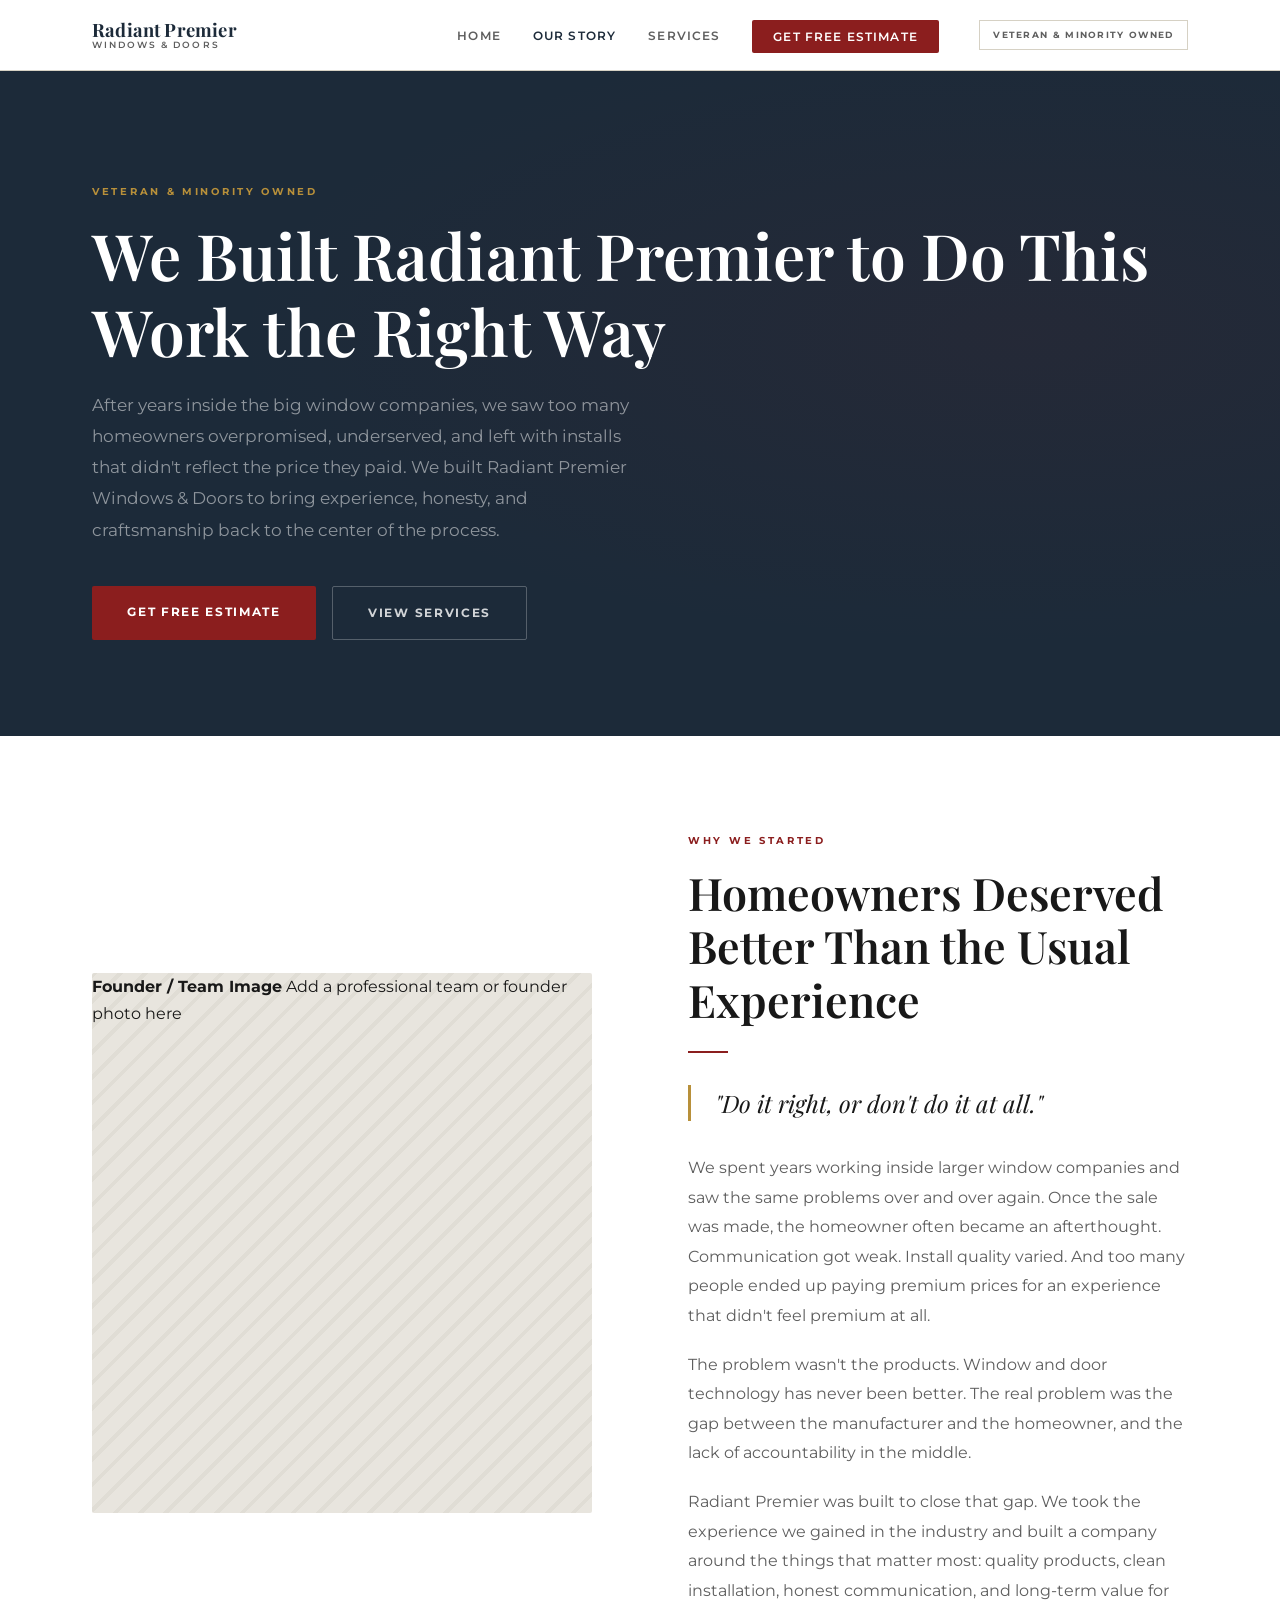
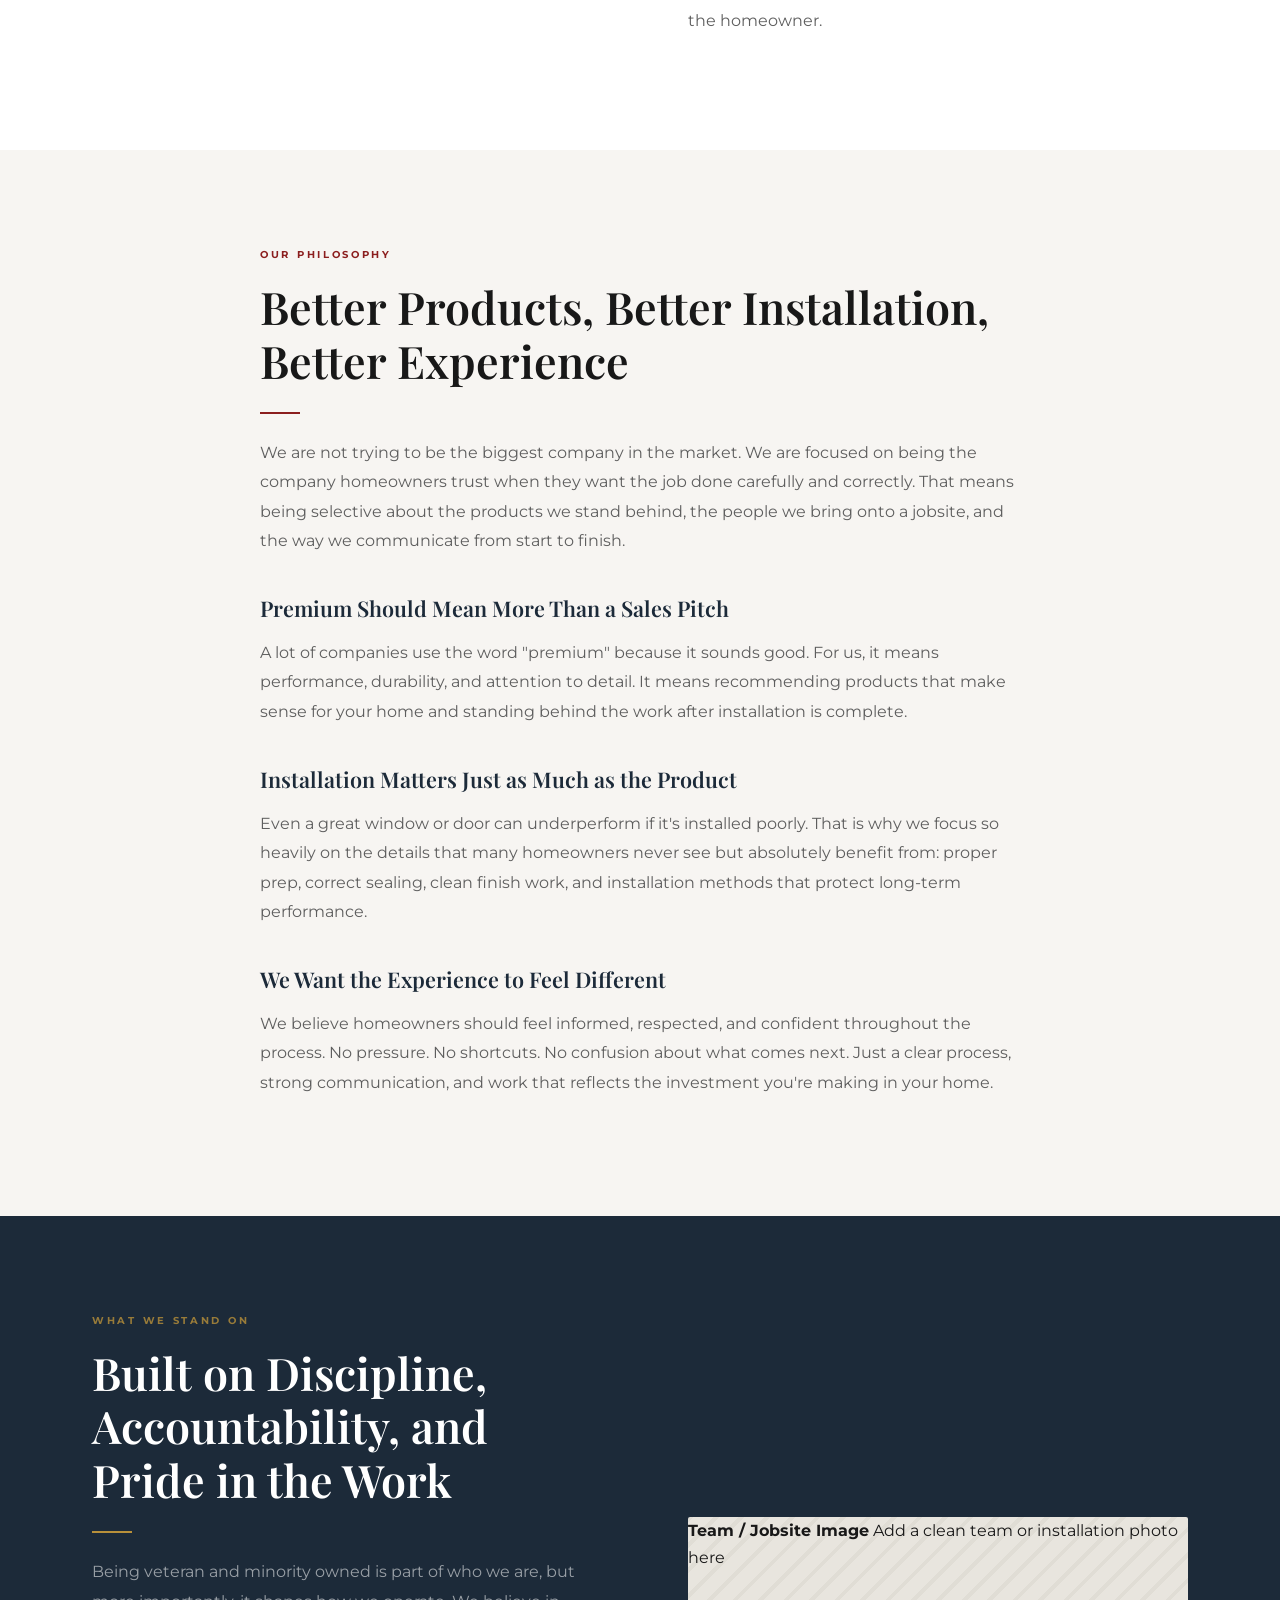
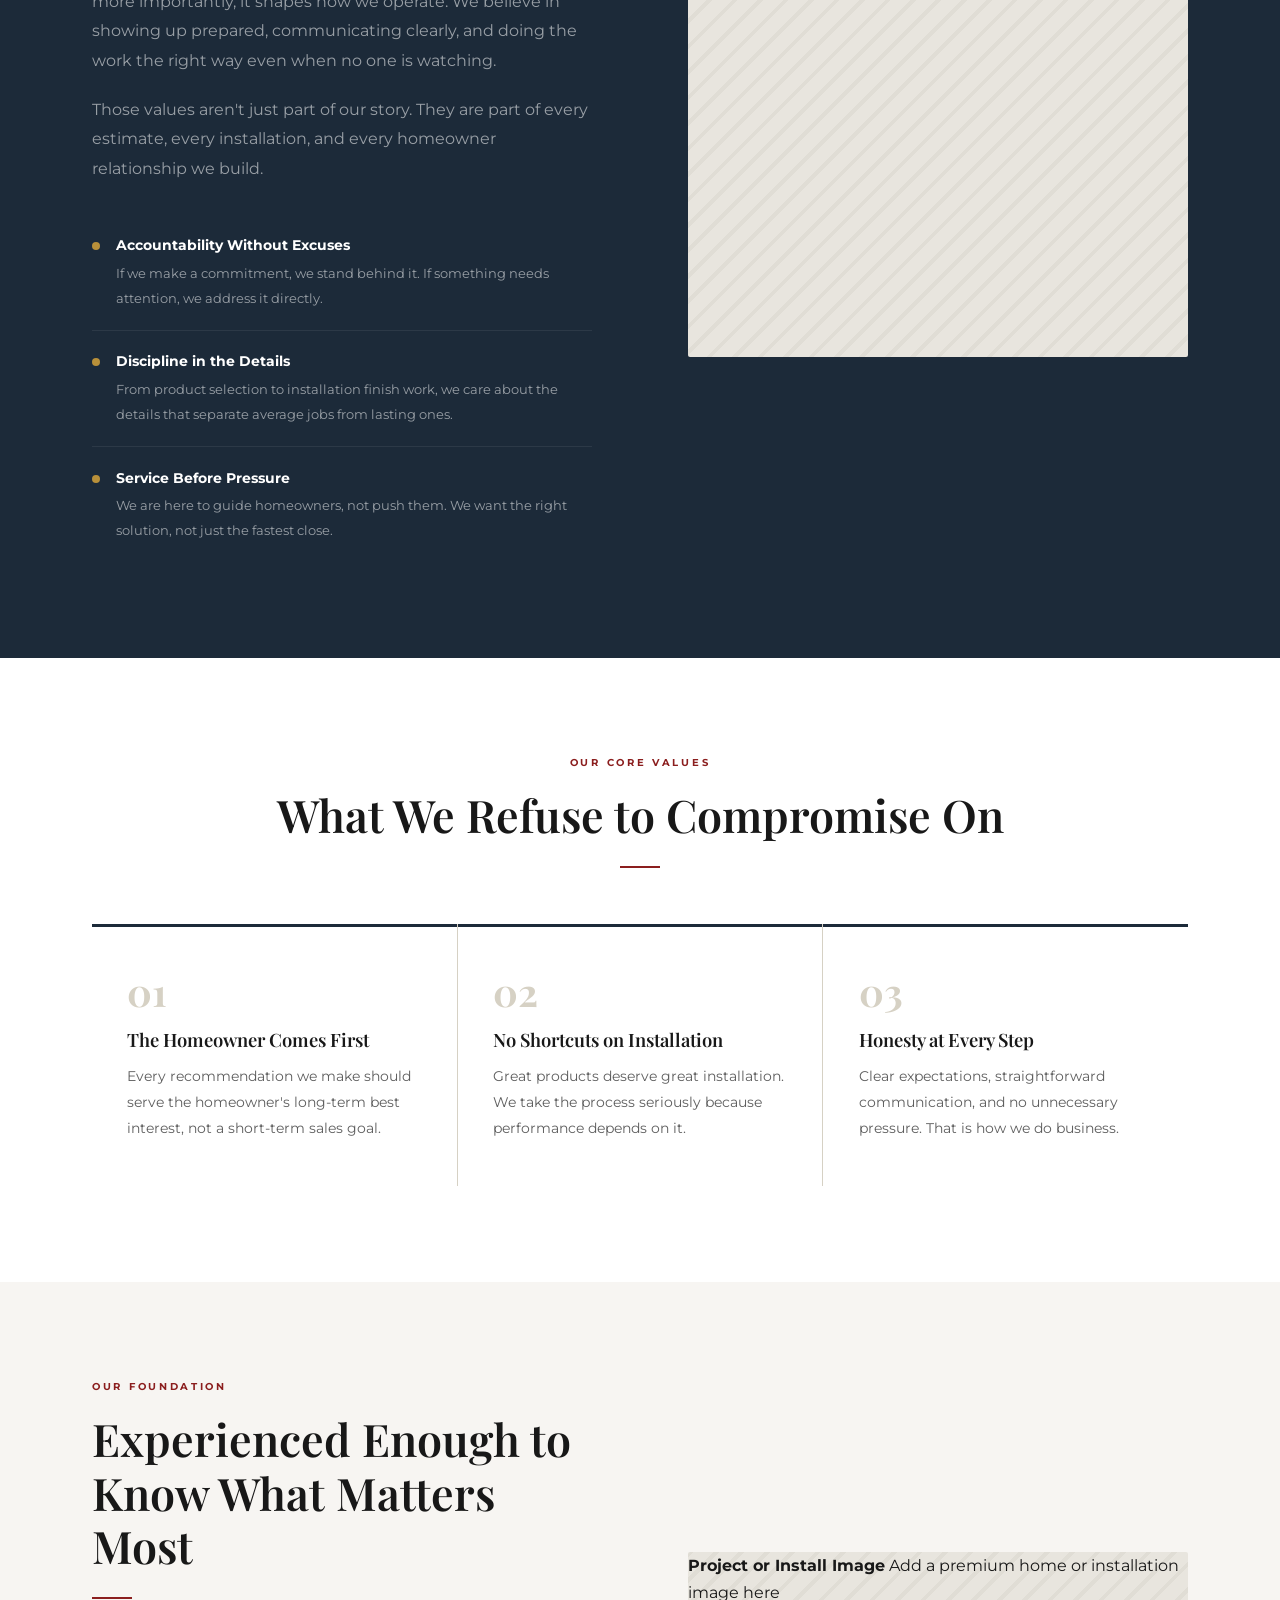
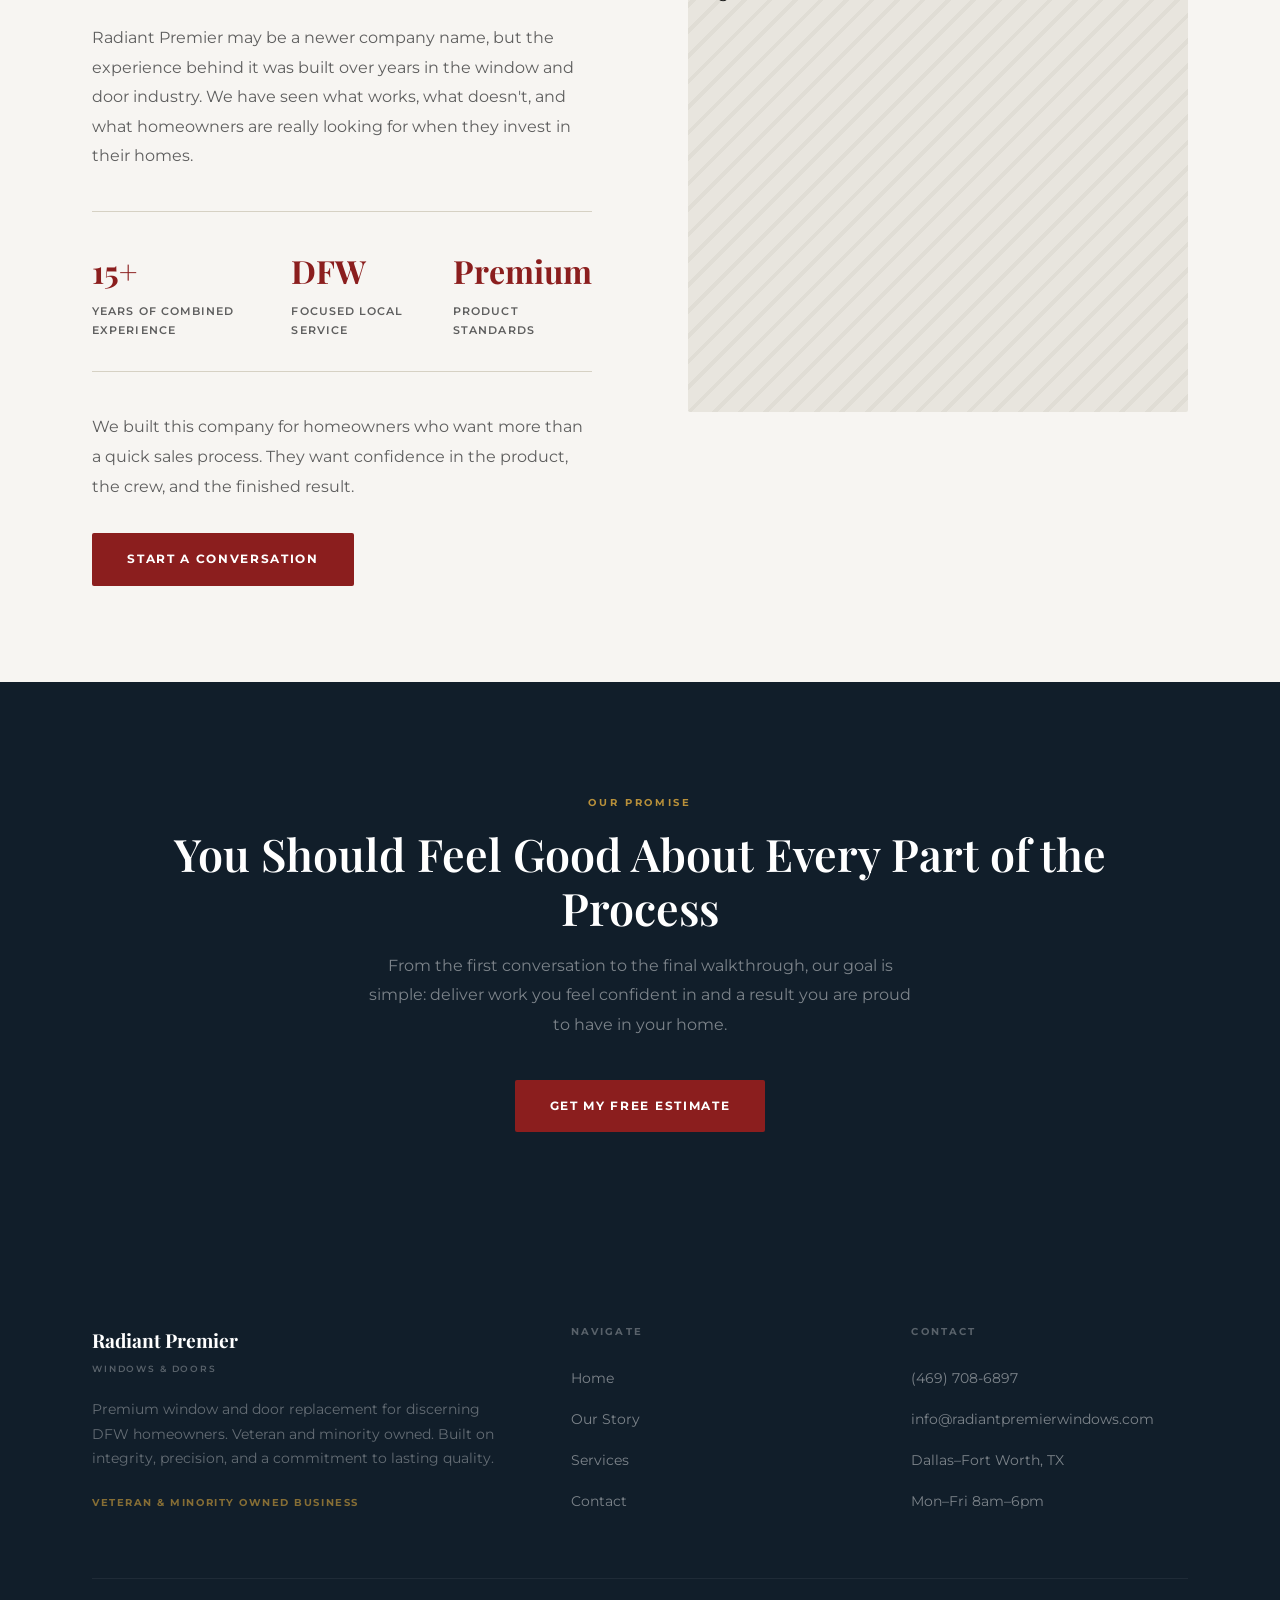
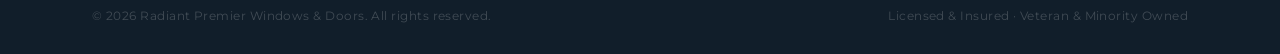
<file: story.html>
<!DOCTYPE html>
<html lang="en">
<head>
  <meta charset="UTF-8" />
  <meta name="viewport" content="width=device-width, initial-scale=1.0" />
  <title>Our Story — Radiant Premier Windows &amp; Doors</title>
  <meta name="description" content="Learn the story behind Radiant Premier Windows &amp; Doors — a veteran and minority owned company serving DFW homeowners with premium windows, doors, and clean professional installations." />
  <link rel="preconnect" href="https://fonts.googleapis.com">
  <link rel="preconnect" href="https://fonts.gstatic.com" crossorigin>
  <link href="https://fonts.googleapis.com/css2?family=Playfair+Display:ital,wght@0,400;0,500;0,600;0,700;1,400;1,500&family=Montserrat:wght@300;400;500;600;700&display=swap" rel="stylesheet">
  <link rel="stylesheet" href="style.css" />
  <style>
    .story-opening {
      background: var(--white);
    }

    .story-opening-inner {
      display: grid;
      grid-template-columns: 1fr 1fr;
      gap: 6rem;
      align-items: center;
    }

    .story-opening .img-ph {
      min-height: 540px;
    }

    .story-opening blockquote {
      font-family: var(--font-serif);
      font-size: 1.5rem;
      font-style: italic;
      color: var(--text);
      line-height: 1.5;
      margin: 2rem 0;
      padding-left: 1.5rem;
      border-left: 3px solid var(--gold);
    }

    .story-opening p {
      margin-bottom: 1.2rem;
    }

    .story-body {
      background: var(--bg);
    }

    .story-body-inner {
      max-width: 760px;
      margin: 0 auto;
    }

    .story-body p {
      margin-bottom: 1.4rem;
      font-size: 1rem;
    }

    .story-body h3 {
      margin: 2.5rem 0 1rem;
      color: var(--navy);
    }

    .vet-section {
      background: var(--navy);
      padding: 6rem 0;
    }

    .vet-inner {
      display: grid;
      grid-template-columns: 1fr 1fr;
      gap: 6rem;
      align-items: center;
    }

    .vet-section .img-ph {
      min-height: 440px;
    }

    .vet-section h2 {
      color: var(--white);
      margin-bottom: 1rem;
    }

    .vet-section .divider {
      background: var(--gold);
    }

    .vet-section p {
      color: rgba(255,255,255,0.55);
      margin-bottom: 1.2rem;
    }

    .vet-pillars {
      list-style: none;
      margin-top: 2rem;
    }

    .vet-pillars li {
      display: flex;
      gap: 1rem;
      padding: 1.2rem 0;
      border-bottom: 1px solid rgba(255,255,255,0.07);
    }

    .vet-pillars li:last-child {
      border-bottom: none;
    }

    .vet-dot {
      width: 8px;
      height: 8px;
      background: var(--gold);
      border-radius: 50%;
      flex-shrink: 0;
      margin-top: 8px;
    }

    .vet-pillars strong {
      display: block;
      font-size: 0.88rem;
      font-weight: 700;
      color: var(--white);
      margin-bottom: 3px;
    }

    .vet-pillars p {
      font-size: 0.84rem;
      margin-bottom: 0;
    }

    .values-section {
      background: var(--white);
    }

    .values-trio {
      display: grid;
      grid-template-columns: repeat(3, 1fr);
      gap: 1px;
      margin-top: 3.5rem;
      background: var(--neutral);
    }

    .value-card {
      background: var(--white);
      padding: 2.8rem 2.2rem;
      border-top: 3px solid var(--navy);
    }

    .value-card-num {
      font-family: var(--font-serif);
      font-size: 2.4rem;
      font-weight: 700;
      color: var(--neutral);
      line-height: 1;
      margin-bottom: 1.2rem;
    }

    .value-card h3 {
      font-size: 1.15rem;
      margin-bottom: 0.75rem;
    }

    .value-card p {
      font-size: 0.88rem;
    }

    .stats-section {
      background: var(--bg);
    }

    .stats-inner {
      display: grid;
      grid-template-columns: 1fr 1fr;
      gap: 6rem;
      align-items: center;
    }

    .stats-inner .img-ph {
      min-height: 460px;
    }

    .stat-row {
      display: flex;
      gap: 3rem;
      margin: 2.5rem 0;
      padding: 2rem 0;
      border-top: 1px solid var(--neutral);
      border-bottom: 1px solid var(--neutral);
    }

    .stat-item {
      display: flex;
      flex-direction: column;
      gap: 4px;
    }

    .stat-num {
      font-family: var(--font-serif);
      font-size: 2rem;
      font-weight: 700;
      color: var(--red);
    }

    .stat-label {
      font-size: 0.68rem;
      font-weight: 600;
      letter-spacing: 0.1em;
      text-transform: uppercase;
      color: var(--text-secondary);
    }

    .promise {
      background: var(--navy-deep);
      text-align: center;
      padding: 7rem 0;
    }

    .promise h2 {
      color: var(--white);
      margin-bottom: 1rem;
    }

    .promise p {
      color: rgba(255,255,255,0.45);
      max-width: 560px;
      margin: 0 auto 2.5rem;
    }

    .promise .section-label {
      color: var(--gold);
    }

    @media (max-width: 900px) {
      .story-opening-inner,
      .vet-inner,
      .stats-inner {
        grid-template-columns: 1fr;
        gap: 3rem;
      }

      .story-opening .img-ph,
      .vet-section .img-ph,
      .stats-inner .img-ph {
        min-height: 300px;
      }

      .values-trio {
        grid-template-columns: 1fr;
      }

      .stat-row {
        gap: 1.5rem;
        flex-wrap: wrap;
      }
    }
  </style>
</head>
<body>

  <nav>
    <div class="nav-inner">
      <a href="index.html" class="logo">
        <span class="logo-name">Radiant Premier</span>
        <span class="logo-tag">Windows &amp; Doors</span>
      </a>

      <ul class="nav-links">
        <li><a href="index.html">Home</a></li>
        <li><a href="story.html" class="active">Our Story</a></li>
        <li><a href="services.html">Services</a></li>
        <li><a href="contact.html" class="nav-cta">Get Free Estimate</a></li>
      </ul>

      <div class="vet-badge">
        Veteran &amp; Minority Owned
      </div>

      <button class="hamburger" onclick="toggleMenu()" aria-label="Menu">
        <span></span><span></span><span></span>
      </button>
    </div>
  </nav>

  <div class="mobile-menu" id="mobileMenu">
    <a href="index.html">Home</a>
    <a href="story.html">Our Story</a>
    <a href="services.html">Services</a>
    <a href="contact.html">Get Free Estimate</a>
  </div>

  <section class="page-hero">
    <div class="page-hero-inner">
      <span class="section-label section-label-gold">Veteran &amp; Minority Owned</span>
      <h1>We Built Radiant Premier to Do This Work the Right Way</h1>
      <p class="lead">
        After years inside the big window companies, we saw too many homeowners overpromised, underserved, and left with installs that didn't reflect the price they paid. We built Radiant Premier Windows &amp; Doors to bring experience, honesty, and craftsmanship back to the center of the process.
      </p>
      <div class="page-hero-actions">
        <a href="contact.html" class="btn">Get Free Estimate</a>
        <a href="services.html" class="btn btn-ghost">View Services</a>
      </div>
    </div>
  </section>

  <section class="story-opening">
    <div class="container">
      <div class="story-opening-inner">
        <div class="img-ph">
          <strong>Founder / Team Image</strong>
          Add a professional team or founder photo here
        </div>

        <div>
          <span class="section-label">Why We Started</span>
          <h2>Homeowners Deserved Better Than the Usual Experience</h2>
          <div class="divider"></div>

          <blockquote>"Do it right, or don't do it at all."</blockquote>

          <p>
            We spent years working inside larger window companies and saw the same problems over and over again. Once the sale was made, the homeowner often became an afterthought. Communication got weak. Install quality varied. And too many people ended up paying premium prices for an experience that didn't feel premium at all.
          </p>

          <p>
            The problem wasn't the products. Window and door technology has never been better. The real problem was the gap between the manufacturer and the homeowner, and the lack of accountability in the middle.
          </p>

          <p>
            Radiant Premier was built to close that gap. We took the experience we gained in the industry and built a company around the things that matter most: quality products, clean installation, honest communication, and long-term value for the homeowner.
          </p>
        </div>
      </div>
    </div>
  </section>

  <section class="story-body">
    <div class="container">
      <div class="story-body-inner">
        <span class="section-label">Our Philosophy</span>
        <h2>Better Products, Better Installation, Better Experience</h2>
        <div class="divider"></div>

        <p>
          We are not trying to be the biggest company in the market. We are focused on being the company homeowners trust when they want the job done carefully and correctly. That means being selective about the products we stand behind, the people we bring onto a jobsite, and the way we communicate from start to finish.
        </p>

        <h3>Premium Should Mean More Than a Sales Pitch</h3>
        <p>
          A lot of companies use the word "premium" because it sounds good. For us, it means performance, durability, and attention to detail. It means recommending products that make sense for your home and standing behind the work after installation is complete.
        </p>

        <h3>Installation Matters Just as Much as the Product</h3>
        <p>
          Even a great window or door can underperform if it's installed poorly. That is why we focus so heavily on the details that many homeowners never see but absolutely benefit from: proper prep, correct sealing, clean finish work, and installation methods that protect long-term performance.
        </p>

        <h3>We Want the Experience to Feel Different</h3>
        <p>
          We believe homeowners should feel informed, respected, and confident throughout the process. No pressure. No shortcuts. No confusion about what comes next. Just a clear process, strong communication, and work that reflects the investment you're making in your home.
        </p>
      </div>
    </div>
  </section>

  <section class="vet-section">
    <div class="container">
      <div class="vet-inner">
        <div>
          <span class="section-label" style="color: rgba(184,144,58,0.8);">What We Stand On</span>
          <h2>Built on Discipline, Accountability, and Pride in the Work</h2>
          <div class="divider"></div>

          <p>
            Being veteran and minority owned is part of who we are, but more importantly, it shapes how we operate. We believe in showing up prepared, communicating clearly, and doing the work the right way even when no one is watching.
          </p>

          <p>
            Those values aren't just part of our story. They are part of every estimate, every installation, and every homeowner relationship we build.
          </p>

          <ul class="vet-pillars">
            <li>
              <div class="vet-dot"></div>
              <div>
                <strong>Accountability Without Excuses</strong>
                <p>If we make a commitment, we stand behind it. If something needs attention, we address it directly.</p>
              </div>
            </li>
            <li>
              <div class="vet-dot"></div>
              <div>
                <strong>Discipline in the Details</strong>
                <p>From product selection to installation finish work, we care about the details that separate average jobs from lasting ones.</p>
              </div>
            </li>
            <li>
              <div class="vet-dot"></div>
              <div>
                <strong>Service Before Pressure</strong>
                <p>We are here to guide homeowners, not push them. We want the right solution, not just the fastest close.</p>
              </div>
            </li>
          </ul>
        </div>

        <div class="img-ph">
          <strong>Team / Jobsite Image</strong>
          Add a clean team or installation photo here
        </div>
      </div>
    </div>
  </section>

  <section class="values-section">
    <div class="container">
      <div style="text-align: center;">
        <span class="section-label">Our Core Values</span>
        <h2>What We Refuse to Compromise On</h2>
        <div class="divider center"></div>
      </div>

      <div class="values-trio">
        <div class="value-card">
          <div class="value-card-num">01</div>
          <h3>The Homeowner Comes First</h3>
          <p>
            Every recommendation we make should serve the homeowner's long-term best interest, not a short-term sales goal.
          </p>
        </div>

        <div class="value-card">
          <div class="value-card-num">02</div>
          <h3>No Shortcuts on Installation</h3>
          <p>
            Great products deserve great installation. We take the process seriously because performance depends on it.
          </p>
        </div>

        <div class="value-card">
          <div class="value-card-num">03</div>
          <h3>Honesty at Every Step</h3>
          <p>
            Clear expectations, straightforward communication, and no unnecessary pressure. That is how we do business.
          </p>
        </div>
      </div>
    </div>
  </section>

  <section class="stats-section">
    <div class="container">
      <div class="stats-inner">
        <div>
          <span class="section-label">Our Foundation</span>
          <h2>Experienced Enough to Know What Matters Most</h2>
          <div class="divider"></div>

          <p>
            Radiant Premier may be a newer company name, but the experience behind it was built over years in the window and door industry. We have seen what works, what doesn't, and what homeowners are really looking for when they invest in their homes.
          </p>

          <div class="stat-row">
            <div class="stat-item">
              <span class="stat-num">15+</span>
              <span class="stat-label">Years of Combined Experience</span>
            </div>
            <div class="stat-item">
              <span class="stat-num">DFW</span>
              <span class="stat-label">Focused Local Service</span>
            </div>
            <div class="stat-item">
              <span class="stat-num">Premium</span>
              <span class="stat-label">Product Standards</span>
            </div>
          </div>

          <p>
            We built this company for homeowners who want more than a quick sales process. They want confidence in the product, the crew, and the finished result.
          </p>

          <a href="contact.html" class="btn" style="margin-top: 2rem;">Start a Conversation</a>
        </div>

        <div class="img-ph">
          <strong>Project or Install Image</strong>
          Add a premium home or installation image here
        </div>
      </div>
    </div>
  </section>

  <section class="promise">
    <div class="container">
      <span class="section-label">Our Promise</span>
      <h2>You Should Feel Good About Every Part of the Process</h2>
      <p>
        From the first conversation to the final walkthrough, our goal is simple: deliver work you feel confident in and a result you are proud to have in your home.
      </p>
      <a href="contact.html" class="btn">Get My Free Estimate</a>
    </div>
  </section>

  <footer>
    <div class="container">
      <div class="footer-grid">
        <div>
          <div class="footer-logo-name">Radiant Premier</div>
          <span class="footer-logo-tag">Windows &amp; Doors</span>
          <p class="footer-desc">
            Premium window and door replacement for discerning DFW homeowners. Veteran and minority owned. Built on integrity, precision, and a commitment to lasting quality.
          </p>
          <div class="footer-vet">Veteran &amp; Minority Owned Business</div>
        </div>

        <div class="footer-col">
          <h5>Navigate</h5>
          <ul>
            <li><a href="index.html">Home</a></li>
            <li><a href="story.html">Our Story</a></li>
            <li><a href="services.html">Services</a></li>
            <li><a href="contact.html">Contact</a></li>
          </ul>
        </div>

        <div class="footer-col">
          <h5>Contact</h5>
          <ul>
            <li><a href="tel:14697086897">(469) 708-6897</a></li>
            <li><a href="mailto:info@radiantpremierwindows.com">info@radiantpremierwindows.com</a></li>
            <li><span>Dallas–Fort Worth, TX</span></li>
            <li><span>Mon–Fri 8am–6pm</span></li>
          </ul>
        </div>
      </div>

      <div class="footer-bottom">
        <span>© 2026 Radiant Premier Windows &amp; Doors. All rights reserved.</span>
        <span>Licensed &amp; Insured · Veteran &amp; Minority Owned</span>
      </div>
    </div>
  </footer>

  <script>
    function toggleMenu() {
      document.getElementById('mobileMenu').classList.toggle('open');
    }
  </script>
</body>
</html>
</file>
<file: style.css>
/* ============================================================
   RADIANT PREMIER WINDOWS & DOORS — style.css
   Shared styles for all pages
   ============================================================ */

/* ── RESET & ROOT ── */
*, *::before, *::after {
  box-sizing: border-box;
  margin: 0;
  padding: 0;
}

:root {
  --bg: #F7F5F2;
  --white: #FFFFFF;
  --text: #181818;
  --text-secondary: #5E5E5E;
  --red: #8B1E1E;
  --red-dark: #6e1818;
  --navy: #1C2A39;
  --navy-deep: #111E2A;
  --neutral: #D6D1C4;
  --gold: #B8903A;
  --font-serif: 'Playfair Display', Georgia, serif;
  --font-sans: 'Montserrat', Helvetica, sans-serif;
  --max: 1160px;
  --radius: 2px;
}

html { scroll-behavior: smooth; }

body {
  font-family: var(--font-sans);
  background: var(--bg);
  color: var(--text);
  font-size: 16px;
  line-height: 1.7;
  -webkit-font-smoothing: antialiased;
}

/* ── TYPOGRAPHY ── */
h1, h2, h3, h4 {
  font-family: var(--font-serif);
  font-weight: 600;
  line-height: 1.2;
  color: var(--text);
}
h1 { font-size: clamp(2.6rem, 5.5vw, 4rem); }
h2 { font-size: clamp(2rem, 4vw, 2.8rem); }
h3 { font-size: 1.35rem; }
h4 { font-size: 1rem; }
p  { color: var(--text-secondary); line-height: 1.85; }

/* ── LAYOUT ── */
.container {
  max-width: var(--max);
  margin: 0 auto;
  padding: 0 2rem;
}
section { padding: 6rem 0; }

/* ── LABELS & DIVIDERS ── */
.section-label {
  font-size: 0.65rem;
  font-weight: 700;
  letter-spacing: 0.26em;
  text-transform: uppercase;
  color: var(--red);
  margin-bottom: 1rem;
  display: block;
}
.section-label-gold { color: var(--gold); }

.divider {
  width: 40px;
  height: 2px;
  background: var(--red);
  margin: 1.5rem 0;
}
.divider.center { margin: 1.5rem auto; }
.divider-gold { background: var(--gold); }

/* ── BUTTONS ── */
.btn {
  display: inline-block;
  background: var(--red);
  color: var(--white);
  font-family: var(--font-sans);
  font-size: 0.75rem;
  font-weight: 700;
  letter-spacing: 0.14em;
  text-transform: uppercase;
  padding: 1rem 2.2rem;
  border: none;
  border-radius: var(--radius);
  cursor: pointer;
  text-decoration: none;
  transition: background 0.2s, transform 0.15s;
}
.btn:hover { background: var(--red-dark); transform: translateY(-1px); }

.btn-ghost {
  background: transparent;
  color: rgba(255,255,255,0.8);
  border: 1px solid rgba(255,255,255,0.25);
}
.btn-ghost:hover { background: rgba(255,255,255,0.07); transform: translateY(-1px); }

.btn-outline {
  background: transparent;
  color: var(--white);
  border: 1px solid rgba(255,255,255,0.25);
}
.btn-outline:hover { background: rgba(255,255,255,0.06); transform: translateY(-1px); }

/* ── IMAGE PLACEHOLDER ── */
.img-ph {
  background: repeating-linear-gradient(
    135deg,
    #e0ddd5 0, #e0ddd5 4px,
    #e8e5de 4px, #e8e5de 18px
  );
  display: block;
  width: 100%;
  border-radius: var(--radius);
}

/* ── UTILITY ── */
.cta-actions {
  display: flex;
  justify-content: center;
  gap: 1rem;
  flex-wrap: wrap;
}

/* ── NAVIGATION ── */
nav {
  position: sticky;
  top: 0;
  z-index: 100;
  background: var(--white);
  border-bottom: 1px solid var(--neutral);
}

.nav-inner {
  max-width: var(--max);
  margin: 0 auto;
  padding: 0 2rem;
  height: 70px;
  display: flex;
  align-items: center;
  gap: 2.5rem;
}

.logo {
  text-decoration: none;
  display: flex;
  flex-direction: column;
  line-height: 1.15;
  margin-right: auto;
}

.logo-name {
  font-family: var(--font-serif);
  font-size: 1.15rem;
  font-weight: 700;
  color: var(--navy);
  letter-spacing: 0.01em;
}

.logo-tag {
  font-size: 0.58rem;
  font-weight: 600;
  letter-spacing: 0.22em;
  text-transform: uppercase;
  color: var(--text-secondary);
}

.nav-links {
  list-style: none;
  display: flex;
  align-items: center;
  gap: 2rem;
}

.nav-links a {
  font-size: 0.72rem;
  font-weight: 600;
  letter-spacing: 0.1em;
  text-transform: uppercase;
  text-decoration: none;
  color: var(--text-secondary);
  transition: color 0.2s;
}

.nav-links a:hover,
.nav-links a.active {
  color: var(--navy);
}

.nav-cta {
  background: var(--red);
  color: var(--white) !important;
  padding: 0.6rem 1.3rem;
  border-radius: var(--radius);
  transition: background 0.2s !important;
}

.nav-cta:hover {
  background: var(--red-dark);
  color: var(--white) !important;
}

.vet-badge {
  font-size: 0.58rem;
  font-weight: 700;
  letter-spacing: 0.14em;
  text-transform: uppercase;
  color: var(--text-secondary);
  border: 1px solid var(--neutral);
  padding: 0.4rem 0.85rem;
  white-space: nowrap;
}

.hamburger {
  display: none;
  flex-direction: column;
  gap: 5px;
  background: none;
  border: none;
  cursor: pointer;
  padding: 4px;
}

.hamburger span {
  display: block;
  width: 22px;
  height: 2px;
  background: var(--text);
  border-radius: 1px;
  transition: 0.2s;
}

.mobile-menu {
  display: none;
  position: fixed;
  top: 70px;
  left: 0;
  right: 0;
  background: var(--white);
  border-bottom: 1px solid var(--neutral);
  padding: 1.5rem 2rem;
  z-index: 99;
  flex-direction: column;
  gap: 0;
}

.mobile-menu.open {
  display: flex;
}

.mobile-menu a {
  font-size: 0.78rem;
  font-weight: 600;
  letter-spacing: 0.1em;
  text-transform: uppercase;
  text-decoration: none;
  color: var(--text);
  padding: 0.9rem 0;
  border-bottom: 1px solid var(--neutral);
  transition: color 0.2s;
}

.mobile-menu a:last-child {
  border-bottom: none;
  color: var(--red);
}

/* ── PAGE HERO (interior pages base) ── */
.page-hero {
  background: var(--navy);
  padding: 7rem 0 6rem;
  position: relative;
  overflow: hidden;
}

.page-hero::before {
  content: '';
  position: absolute;
  inset: 0;
  background: radial-gradient(ellipse at 80% 40%, rgba(139,30,30,0.08) 0%, transparent 55%);
  pointer-events: none;
}

.page-hero-inner {
  max-width: var(--max);
  margin: 0 auto;
  padding: 0 2rem;
  position: relative;
  z-index: 1;
}

.page-hero h1 {
  color: var(--white);
  margin-bottom: 1.25rem;
}

.lead {
  font-size: 1.05rem;
  color: rgba(255,255,255,0.5);
  max-width: 560px;
  line-height: 1.85;
  margin-bottom: 2.5rem;
}

.page-hero-actions {
  display: flex;
  gap: 1rem;
  flex-wrap: wrap;
}

/* ── FOOTER ── */
footer {
  background: var(--navy-deep);
  padding: 5rem 0 0;
}

.footer-grid {
  display: grid;
  grid-template-columns: 1.5fr 1fr 1fr;
  gap: 4rem;
  padding-bottom: 4rem;
  border-bottom: 1px solid rgba(255,255,255,0.06);
}

.footer-logo-name {
  font-family: var(--font-serif);
  font-size: 1.2rem;
  font-weight: 700;
  color: var(--white);
  margin-bottom: 0.3rem;
}

.footer-logo-tag {
  font-size: 0.58rem;
  font-weight: 600;
  letter-spacing: 0.2em;
  text-transform: uppercase;
  color: rgba(255,255,255,0.3);
  display: block;
  margin-bottom: 1.25rem;
}

.footer-desc {
  font-size: 0.85rem;
  color: rgba(255,255,255,0.35);
  line-height: 1.8;
  margin-bottom: 1.5rem;
}

.footer-vet {
  font-size: 0.6rem;
  font-weight: 700;
  letter-spacing: 0.16em;
  text-transform: uppercase;
  color: var(--gold);
  opacity: 0.7;
}

.footer-col h5 {
  font-family: var(--font-sans);
  font-size: 0.6rem;
  font-weight: 700;
  letter-spacing: 0.22em;
  text-transform: uppercase;
  color: rgba(255,255,255,0.3);
  margin-bottom: 1.5rem;
}

.footer-col ul {
  list-style: none;
  display: flex;
  flex-direction: column;
  gap: 0.85rem;
}

.footer-col ul li a,
.footer-col ul li span {
  font-size: 0.85rem;
  color: rgba(255,255,255,0.45);
  text-decoration: none;
  transition: color 0.2s;
}

.footer-col ul li a:hover {
  color: var(--white);
}

.footer-bottom {
  padding: 1.75rem 0;
  display: flex;
  justify-content: space-between;
  align-items: center;
  flex-wrap: wrap;
  gap: 0.75rem;
  font-size: 0.72rem;
  color: rgba(255,255,255,0.2);
  letter-spacing: 0.04em;
}

/* ── RESPONSIVE ── */
@media (max-width: 900px) {
  .nav-links,
  .vet-badge {
    display: none;
  }

  .hamburger {
    display: flex;
  }

  .footer-grid {
    grid-template-columns: 1fr;
    gap: 2.5rem;
  }

  .page-hero {
    padding: 5rem 0 4rem;
  }
}

@media (max-width: 600px) {
  section { padding: 4rem 0; }
  .container { padding: 0 1.25rem; }
  .footer-bottom { flex-direction: column; text-align: center; }
}
</file>
